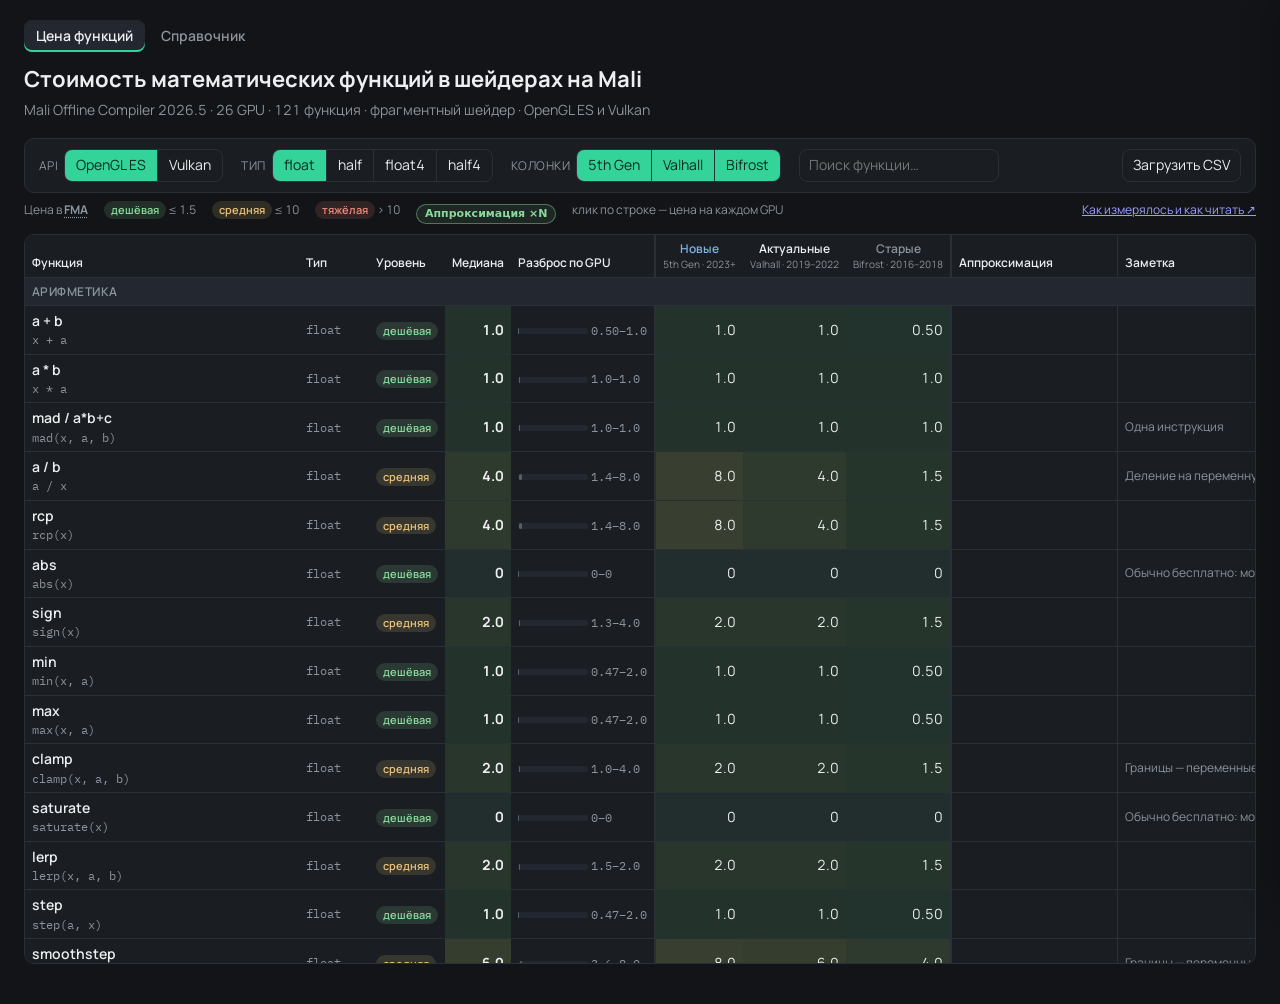
<file: docs/index.html>
<!doctype html>
<html lang="ru">
<head>
<meta charset="utf-8">
<meta name="viewport" content="width=device-width, initial-scale=1">
<title>Mali Shader Math Cost</title>
<link rel="preconnect" href="https://fonts.googleapis.com">
<link rel="preconnect" href="https://fonts.gstatic.com" crossorigin>
<link href="https://fonts.googleapis.com/css2?family=Manrope:wght@400;500;600;700;800&family=IBM+Plex+Mono:wght@400;500;600&display=swap" rel="stylesheet">
<link rel="stylesheet" href="theme.css">
<style>
:root { --heat-l: 62%; --heat-a: .26; }
body { margin: 0; background: var(--bg); color: var(--text);
  font: 14px/1.45 var(--sans); font-variant-numeric: tabular-nums; }
header { padding: 20px 24px 6px; max-width: 1800px; margin: 0 auto; }
h1 { font-size: 22px; margin: 0 0 4px; }
.sitenav { display: flex; gap: 4px; margin-bottom: 12px; }
.sitenav a { color: var(--muted); text-decoration: none; font-weight: 600; font-size: 14px; padding: 6px 12px; border-radius: 8px; }
.sitenav a:hover { background: var(--hover); color: var(--text); }
.tip { cursor: help; text-decoration: underline dotted; text-underline-offset: 3px; }
.sitenav a.on { background: var(--chip); color: var(--text); box-shadow: inset 0 -2px 0 var(--accent); }
.sub { color: var(--muted); margin: 0; }
main { max-width: 1800px; margin: 0 auto; padding: 0 24px 40px; }
.controls { display: flex; flex-wrap: wrap; gap: 10px 18px; align-items: center;
  background: var(--panel); border: 1px solid var(--line); border-radius: 10px;
  padding: 10px 14px; margin: 12px 0 8px; }
.group { display: flex; align-items: center; gap: 6px; }
.group > label { color: var(--muted); font-size: 12px; text-transform: uppercase; letter-spacing: .04em; }
.seg { display: inline-flex; border: 1px solid var(--line); border-radius: 8px; overflow: hidden; }
.seg button { border: 0; background: transparent; color: var(--text); padding: 5px 11px; cursor: pointer; font: inherit; }
.seg button + button { border-left: 1px solid var(--line); }
.seg button.on { background: var(--accent); color: var(--on-accent); }
input[type=search] { background: var(--panel); color: var(--text); border: 1px solid var(--line);
  border-radius: 8px; padding: 5px 9px; font: inherit; width: 200px; }
.btn { border: 1px solid var(--line); background: var(--panel); color: var(--text); border-radius: 8px;
  padding: 5px 10px; cursor: pointer; font: inherit; }
.legend { display: flex; flex-wrap: wrap; gap: 6px 16px; color: var(--muted); font-size: 12px; margin: 4px 0 10px; }
.tier { display: inline-block; font-size: 11px; font-weight: 600; padding: 1px 7px; border-radius: 999px; white-space: nowrap; }
.tier.cheap { color: var(--cheap); background: color-mix(in srgb, var(--cheap) 14%, transparent); }
.tier.medium { color: var(--medium); background: color-mix(in srgb, var(--medium) 14%, transparent); }
.tier.heavy { color: var(--heavy); background: color-mix(in srgb, var(--heavy) 14%, transparent); }
.wrap { width: fit-content; max-width: 100%; margin: 0 auto; overflow: auto; background: var(--panel); border: 1px solid var(--line); border-radius: 10px; max-height: calc(100vh - 170px); }
table { border-collapse: separate; border-spacing: 0; }
th, td { padding: 5px 7px; border-bottom: 1px solid var(--line); text-align: right; white-space: nowrap; }
thead th { position: sticky; background: var(--panel); z-index: 2; font-weight: 600; font-size: 12px; vertical-align: bottom; }
thead tr.n th { top: 0; }
table.main { width: max-content; }
th.grpc { text-align: center; font-size: 12px; min-width: 84px; }
th.grpc small { display: block; font-weight: 400; color: var(--muted); font-size: 10px; }
.catnote { text-transform: none; letter-spacing: 0; font-weight: 400; }
tr.cat td { white-space: normal; }
th.sortable { cursor: pointer; }
th.l, td.l { text-align: left; }
.fn { position: sticky; left: 0; background: var(--panel); z-index: 1; font-weight: 600; min-width: 150px; }
thead .fn { z-index: 3; }
tbody tr { cursor: pointer; }
tbody tr:hover td { background: var(--hover); }
tr.cat td { background: var(--chip) !important; font-weight: 600; text-align: left; cursor: default; color: var(--muted);
  font-size: 12px; text-transform: uppercase; letter-spacing: .04em; }
.code { font-family: var(--mono); font-size: 12px; color: var(--muted); }
td.fn .code { font-weight: 400; white-space: normal; max-width: 260px; }
td.note { color: var(--muted); font-size: 12px; white-space: normal; text-align: left; }
td.note, th.note { width: 300px; min-width: 300px; max-width: 300px; border-left: 1px solid var(--line); line-height: 1.35; white-space: normal; }
td.apxc .apx { margin-top: 0; white-space: nowrap; }
td.heat { font-variant-numeric: tabular-nums; }
td.big { font-weight: 700; }
th.gpu { font-weight: 600; text-align: center; min-width: 46px; cursor: help; }
th.gpu small { display: block; font-weight: 400; color: var(--muted); font-size: 10px; }
th.grp { text-align: center; font-size: 11px; text-transform: uppercase; letter-spacing: .03em; border-left: 2px solid var(--line); }
th.grp span { display: block; font-weight: 400; text-transform: none; letter-spacing: 0; color: var(--muted); }
.gl { border-left: 2px solid var(--line); }
.g-new { color: var(--info); } .g-cur { color: var(--text); } .g-old { color: var(--muted); }
.range { display: inline-block; width: 70px; height: 6px; background: var(--chip); border-radius: 3px; position: relative; vertical-align: middle; }
.range i { position: absolute; top: 0; bottom: 0; background: var(--bar); border-radius: 3px; }
details { background: var(--panel); border: 1px solid var(--line); border-radius: 10px; padding: 10px 14px; margin: 12px 0; }
details summary { cursor: pointer; font-weight: 600; }
details p, details li { color: var(--muted); max-width: 1000px; }
.drawer { position: fixed; inset: 0 0 0 auto; width: min(960px, 100vw); background: var(--panel); border-left: 1px solid var(--line);
  box-shadow: -10px 0 30px rgba(0,0,0,.18); transform: translateX(100%); transition: transform .2s; z-index: 20; overflow: auto; padding: 18px 20px; }
.drawer.open { transform: none; }
.drawer h2 { margin: 0 0 4px; font-size: 20px; }
.drawer .x { float: right; }
.drawer table { margin-top: 10px; width: 100%; }
.drawer td, .drawer th { font-size: 12px; position: static; }
.bar { display: inline-block; height: 8px; border-radius: 4px; background: var(--bar); vertical-align: middle; }
.kpis { display: flex; gap: 8px; flex-wrap: wrap; margin: 12px 0; }
.kpi { background: var(--chip); border-radius: 8px; padding: 8px 12px; min-width: 100px; }
.kpi .v { font-size: 20px; font-weight: 700; }
.kpi .k { font-size: 11px; color: var(--muted); }
.drop { outline: 3px dashed var(--accent); outline-offset: -8px; }
.empty { padding: 40px; text-align: center; color: var(--muted); }
.apx { display: inline-block; margin-top: 3px; border: 1px solid color-mix(in srgb, var(--cheap) 45%, transparent); color: var(--cheap);
  background: color-mix(in srgb, var(--cheap) 10%, transparent); border-radius: 999px; padding: 0 8px; font: 600 11px/18px system-ui, sans-serif; cursor: pointer; }
.apx:hover { background: color-mix(in srgb, var(--cheap) 20%, transparent); }
.card { border: 1px solid var(--line); border-radius: 10px; padding: 12px 14px; margin: 14px 0; }
.card h3 { margin: 0 0 2px; font-size: 16px; }
.badge { display: inline-block; font-size: 11px; font-weight: 600; padding: 1px 8px; border-radius: 999px; margin-left: 6px; vertical-align: 2px; }
.badge.ok { color: var(--cheap); background: color-mix(in srgb, var(--cheap) 14%, transparent); }
.badge.no { color: var(--muted); background: var(--chip); }
.badge.bad { color: var(--heavy); background: color-mix(in srgb, var(--heavy) 14%, transparent); }
pre.hlsl { background: var(--chip); border-radius: 8px; padding: 10px 12px; overflow: auto; font: 12px/1.5 var(--mono); margin: 8px 0; position: relative; }
.copy { float: right; font-size: 11px; padding: 1px 8px; }
.facts { display: grid; grid-template-columns: repeat(auto-fit, minmax(190px, 1fr)); gap: 8px; margin: 10px 0; }
.fact { background: var(--chip); border-radius: 8px; padding: 7px 10px; }
.fact .k { font-size: 11px; color: var(--muted); }
.fact .v { font-weight: 600; }
.win { color: var(--cheap); font-weight: 600; } .lose { color: var(--heavy); font-weight: 600; } .tie { color: var(--muted); }
.chart { position: relative; margin: 6px 0 2px; }
.chart svg { display: block; width: 100%; height: auto; overflow: visible; }
.chart .tip { position: absolute; pointer-events: none; background: var(--panel); border: 1px solid var(--line); border-radius: 6px;
  padding: 3px 7px; font-size: 11px; white-space: nowrap; display: none; box-shadow: 0 2px 8px rgba(0,0,0,.12); }
.tscroll { overflow-x: auto; }
.card td.l { white-space: normal; }
.verify { border-left: 3px solid var(--cheap); padding: 4px 10px; margin: 8px 0; }
.badge.warn { color: var(--medium); background: color-mix(in srgb, var(--medium) 14%, transparent); }
.hazards { border-left: 3px solid var(--medium); padding: 2px 10px; margin: 8px 0; }
.hazards div { margin: 4px 0; }
.hazards b { color: var(--medium); }
.hazards .fix { color: var(--muted); }
@media (max-width: 700px) {
  header, main { padding-left: 16px; padding-right: 16px; }
  input[type=search] { width: 100%; }
  .fn { min-width: 110px; }
}
</style>
</head>
<body>
<header>
  <nav class="sitenav"><a href="index.html" class="on">Цена функций</a><a href="reference.html">Справочник</a></nav>
  <h1>Стоимость математических функций в шейдерах на Mali</h1>
  <p class="sub" id="sub">Mali Offline Compiler · фрагментный шейдер · OpenGL ES и Vulkan</p>
</header>
<main>
  <div class="controls">
    <div class="group"><label>API</label><div class="seg" id="api"></div></div>
    <div class="group"><label>Тип</label><div class="seg" id="variant"></div></div>
    <div class="group"><label>Колонки</label><div class="seg" id="cols"></div></div>
    <div class="group"><input type="search" id="q" placeholder="Поиск функции…"></div>
    <div class="group" style="margin-left:auto">
      <button class="btn" id="load">Загрузить CSV</button>
      <input type="file" id="file" accept=".csv" hidden>
    </div>
  </div>
  <div class="legend">
    <span>Цена в <b class="tip" title="Стоимость в одной скалярной FMA (a*b+c) на том же GPU: «sin = 8» — sin стоит как 8 умножений-сложений">FMA</b></span>
    <span><span class="tier cheap" title="до 1.5 FMA">дешёвая</span> ≤ 1.5</span>
    <span><span class="tier medium" title="1.5–10 FMA">средняя</span> ≤ 10</span>
    <span><span class="tier heavy" title="больше 10 FMA">тяжёлая</span> &gt; 10</span>
    <span><span class="apx" style="cursor:help" title="Есть более дешёвая формула с близкой точностью; N — во сколько раз быстрее (медиана по GPU). Клик — сравнение">Аппроксимация ×N</span></span>
    <span class="muted">клик по строке — цена на каждом GPU</span>
    <span style="margin-left:auto"><a href="reference.html#functions">Как измерялось и как читать ↗</a></span>
  </div>
  <div class="wrap" id="wrap"><div class="empty">Загрузка данных…</div></div>


</main>

<aside class="drawer" id="drawer"></aside>

<script src="data.js"></script>
<script src="approx.js"></script>
<script>
"use strict";
const ARCH_ORDER = ["Arm 5th Generation", "Valhall", "Bifrost"];
const GROUPS = {
  "Arm 5th Generation": { name: "Новые", years: "5th Gen · 2023+", cls: "g-new" },
  "Valhall":            { name: "Актуальные", years: "Valhall · 2019–2022", cls: "g-cur" },
  "Bifrost":            { name: "Старые", years: "Bifrost · 2016–2018", cls: "g-old" },
};
// year, segment, example chips (where known)
const GPU_INFO = {
  "Mali G2": [2026, "флагман", ""], "Mali G1": [2025, "флагман", "Dimensity 9500"],
  "Immortalis-G925": [2024, "флагман", "Dimensity 9400"], "Mali-G725": [2024, "верхний средний", ""],
  "Mali-G625": [2024, "средний", ""], "Immortalis-G720": [2023, "флагман", "Dimensity 9300"],
  "Mali-G720": [2023, "верхний средний", "Dimensity 8400"], "Mali-G620": [2023, "средний", ""],
  "Immortalis-G715": [2022, "флагман", "Dimensity 9200"], "Mali-G715": [2022, "флагман", "Tensor G3, G4 (Pixel 8, 9)"],
  "Mali-G615": [2022, "средний", "Dimensity 8300, 7300"], "Mali-G710": [2021, "флагман", "Dimensity 9000, Tensor G2 (Pixel 7)"],
  "Mali-G610": [2021, "средний", "Dimensity 8100, 8200"], "Mali-G510": [2021, "бюджетный", ""],
  "Mali-G310": [2021, "начальный", ""], "Mali-G78AE": [2021, "автомобильный", ""],
  "Mali-G78": [2020, "флагман", "Exynos 2100 (S21), Kirin 9000, Tensor G1 (Pixel 6)"],
  "Mali-G68": [2020, "средний", "Dimensity 900, 1080, Exynos 1280"],
  "Mali-G77": [2019, "флагман", "Exynos 990 (S20), Dimensity 1000, 1200"],
  "Mali-G57": [2019, "бюджетный / средний", "Helio G99, Dimensity 700, 810"],
  "Mali-G76": [2018, "флагман", "Exynos 9820 (S10), Kirin 980, Helio G90T"],
  "Mali-G52": [2018, "бюджетный", "Helio G85, G88, Exynos 850"],
  "Mali-G31": [2018, "начальный", ""], "Mali-G72": [2017, "флагман", "Exynos 9810 (S9), Kirin 970, Helio P60"],
  "Mali-G71": [2016, "флагман", "Exynos 8895 (S8), Kirin 960"], "Mali-G51": [2016, "бюджетный", "Kirin 710"],
};
const VARIANTS = ["float", "half", "float4", "half4"];
const COL_SHORT = { "Arm 5th Generation": "5th Gen", "Valhall": "Valhall", "Bifrost": "Bifrost" };
const S = { api: "GLES", variant: "float", q: "", sort: null, cols: ["Arm 5th Generation", "Valhall", "Bifrost"] };
let D = null;

function parseCSV(text) {
  const out = []; let row = [], f = "", q = false;
  for (let i = 0; i < text.length; i++) {
    const c = text[i];
    if (q) {
      if (c === '"') { if (text[i + 1] === '"') { f += '"'; i++; } else q = false; }
      else f += c;
    } else if (c === '"') q = true;
    else if (c === ",") { row.push(f); f = ""; }
    else if (c === "\n" || c === "\r") {
      if (c === "\r" && text[i + 1] === "\n") i++;
      row.push(f); f = ""; if (row.length > 1 || row[0] !== "") out.push(row); row = [];
    } else f += c;
  }
  if (f !== "" || row.length) { row.push(f); out.push(row); }
  const h = out.shift();
  return out.map(r => Object.fromEntries(h.map((k, i) => [k, r[i] ?? ""])));
}

function ingest(text) {
  const rows = parseCSV(text.replace(/^﻿/, "")).filter(r => ARCH_ORDER.includes(r.arch));
  const num = ["cycles", "rel_fma", "fma", "cvt", "sfu", "fp16_pct", "work_regs_1call", "uniform_regs_1call", "alu_fma", "rel_short", "rel_tex"];
  for (const r of rows) for (const k of num) r[k] = r[k] === "" ? null : +r[k];
  const gpuMap = new Map();
  for (const r of rows) if (!gpuMap.has(r.gpu)) gpuMap.set(r.gpu, { name: r.gpu, arch: r.arch, malioc: r.malioc });
  const year = g => (GPU_INFO[g.name] || [0])[0];
  const gpus = [...gpuMap.values()].sort((a, b) =>
    ARCH_ORDER.indexOf(a.arch) - ARCH_ORDER.indexOf(b.arch) || year(b) - year(a));
  const funcs = [], seen = new Set();
  for (const r of rows) if (!seen.has(r.func)) { seen.add(r.func); funcs.push({ id: r.func, hlsl: r.hlsl, category: r.category, note: r.note, unit: r.unit || "FMA" }); }
  const idx = new Map();
  for (const r of rows) idx.set(`${r.api}|${r.variant}|${r.func}|${r.gpu}`, r);
  D = { rows, gpus, funcs, idx };
  const mv = [...new Set(rows.map(r => r.malioc))].join(", ");
  const n = funcs.length, n10 = n % 10, n100 = n % 100;
  const word = n10 === 1 && n100 !== 11 ? "функция" : n10 >= 2 && n10 <= 4 && (n100 < 12 || n100 > 14) ? "функции" : "функций";
  document.getElementById("sub").textContent =
    `Mali Offline Compiler ${mv} · ${gpus.length} GPU · ${n} ${word} · фрагментный шейдер · OpenGL ES и Vulkan`;
  buildControls(); render();
}

// tooltips of the switches (the reference has more)
const SEG_TIPS = {
  GLES: "Цены в OpenGL ES (GLSL)", Vulkan: "Цены в Vulkan (SPIR-V)",
  float: "float (highp): векторы — float3, матрицы — float3x3", half: "half (mediump): векторы — half3, матрицы — half3x3",
  float4: "float на 4 компонентах: float4 и float4x4", half4: "half на 4 компонентах: half4 и half4x4",
};
function seg(id, opts, key) {
  const el = document.getElementById(id); el.innerHTML = "";
  for (const [v, label] of opts) {
    const b = document.createElement("button"); b.textContent = label; b.className = S[key] === v ? "on" : "";
    if (SEG_TIPS[v]) b.title = SEG_TIPS[v];
    b.onclick = () => { S[key] = v; save(); buildControls(); render(); };
    el.appendChild(b);
  }
}
function buildControls() {
  seg("api", [["GLES", "OpenGL ES"], ["Vulkan", "Vulkan"]], "api");
  seg("variant", VARIANTS.map(v => [v, v]), "variant");
  const el = document.getElementById("cols"); el.innerHTML = "";
  for (const a of ARCH_ORDER.filter(a => D.gpus.some(g => g.arch === a))) {
    const b = document.createElement("button"); b.textContent = COL_SHORT[a]; b.className = S.cols.includes(a) ? "on" : "";
    b.title = `${GROUPS[a].name} · ${GROUPS[a].years}`;
    b.onclick = () => { S.cols = S.cols.includes(a) ? S.cols.filter(x => x !== a) : [...S.cols, a]; save(); buildControls(); render(); };
    el.appendChild(b);
  }
}

const median = a => { if (!a.length) return null; const s = [...a].sort((x, y) => x - y), m = s.length >> 1; return s.length % 2 ? s[m] : (s[m - 1] + s[m]) / 2; };
const fmt = v => v == null ? "–" : v >= 10 ? v.toFixed(0) : v >= 1 ? v.toFixed(1) : v === 0 ? "0" : v.toFixed(2);
const tier = v => v == null ? "" : v <= 1.5 ? "cheap" : v <= 10 ? "medium" : "heavy";
const TIER_RU = { cheap: "дешёвая", medium: "средняя", heavy: "тяжёлая" };
function heat(v) {
  if (v == null) return "";
  const t = Math.min(1, Math.log2(1 + v) / Math.log2(1 + 64));
  return `background: hsla(${(145 - 145 * t).toFixed(0)}, 55%, var(--heat-l), calc(var(--heat-a) * ${(0.35 + 0.65 * t).toFixed(2)}))`;
}
const esc = s => String(s ?? "").replace(/[&<>"]/g, c => ({ "&": "&amp;", "<": "&lt;", ">": "&gt;", '"': "&quot;" })[c]);
const short = n => n.replace("Mali-", "").replace("Mali ", "").replace("Immortalis-", "Imm-");
function gpuTitle(g) {
  const [y, segm, ex] = GPU_INFO[g.name] || ["?", "", ""];
  return `${g.name} · ${g.arch === "Arm 5th Generation" ? "5th Gen" : g.arch} · ${y}` + (segm ? ` · ${segm}` : "") + (ex ? `\nНапример: ${ex}` : "");
}
const get = (fid, g, v = S.variant, api = S.api) => D.idx.get(`${api}|${v}|${fid}|${g}`);

function stats(fid) {
  const vals = [], alus = [], texs = [], shorts = [], bounds = {}; let r0 = null, anyShort = false;
  for (const g of D.gpus) {
    const r = get(fid, g.name); if (!r || r.rel_fma == null) continue;
    r0 = r0 || r; vals.push(r.rel_fma); bounds[r.bound] = (bounds[r.bound] || 0) + 1;
    if (r.alu_fma != null) alus.push(r.alu_fma);
    if (r.rel_tex != null) texs.push(r.rel_tex);
    // empty rel_short = the shortest path costs the same, so the median covers the same GPUs as med
    shorts.push(r.rel_short ?? r.rel_fma); anyShort = anyShort || r.rel_short != null;
  }
  const bound = Object.entries(bounds).filter(e => e[0] !== "-").sort((a, b) => b[1] - a[1]).map(e => e[0])[0] || "–";
  const med = median(vals), sh = anyShort ? median(shorts) : null;
  return { med, min: vals.length ? Math.min(...vals) : null, max: vals.length ? Math.max(...vals) : null,
           alu: median(alus), tex: median(texs), anyShort, short: sh != null && med - sh > Math.max(0.05, 0.02 * med) ? sh : null,
           typ: r0 ? r0.type : "", hexpr: r0 ? (r0.hlsl_expr || r0.glsl) : "", glsl: r0 ? r0.glsl : "", bound };
}
// malioc's shortest path: a skipped user branch, or a fast path inside the compiled code (integer division)
const isBranch = f => f.category === "Ветвления";
const isTex = f => f.category === "Текстуры";
const BOUND_RU = { FMA: "FMA", CVT: "CVT", SFU: "SFU", A: "ALU", TEX: "TEX" };
const BOUND_HELP = {
  FMA: "FMA — блок умножения и сложения (+, *, mad, lerp, dot), на G615/G715 и 5th Gen также округления и (int)x",
  CVT: "CVT — блок сравнений и выбора (min/max, clamp, step, ?:) и целочисленного сложения, на G57–G710 также округления, на G615/G715 и 5th Gen — сдвиги",
  SFU: "SFU — блок специальных функций (rcp, sqrt, exp2, log2, sin/cos), деления и целочисленного умножения, на G57–G710 также сдвиги",
  A: "ALU — арифметика целиком: у Bifrost malioc не разделяет блоки, на G310–G710 FMA, CVT и SFU делят выдачу команд и цену задаёт их сумма",
  TEX: "TEX — текстурный блок",
  "—": "Бесплатно: компилятор встраивает операцию в соседнюю инструкцию",
};

function render() {
  const wrap = document.getElementById("wrap");
  const q = S.q.trim().toLowerCase();
  const funcs = D.funcs.filter(f => !q || [f.id, f.hlsl, f.category].some(s => s.toLowerCase().includes(q)));
  if (!funcs.length) { wrap.innerHTML = `<div class="empty">Ничего не найдено</div>`; return; }
  const allArchs = ARCH_ORDER.filter(a => D.gpus.some(g => g.arch === a));
  const archs = allArchs.filter(a => S.cols.includes(a));
  const st = new Map(funcs.map(f => {
    const s = stats(f.id);
    s.grp = {};
    for (const a of allArchs) s.grp[a] = median(D.gpus.filter(g => g.arch === a).map(g => get(f.id, g.name)?.rel_fma).filter(v => v != null));
    return [f.id, s];
  }));
  const gmax = Math.max(...[...st.values()].map(s => s.max ?? 0), 1e-9);

  let order = funcs;
  if (S.sort) {
    const { key, dir } = S.sort;
    const val = f => key === "med" ? st.get(f.id).med : key === "fn" ? f.hlsl.toLowerCase() : st.get(f.id).grp[key];
    order = [...funcs].sort((a, b) => {
      const va = val(a), vb = val(b);
      if (va == null) return 1; if (vb == null) return -1;
      return (va > vb ? 1 : va < vb ? -1 : 0) * dir;
    });
  }
  const arrow = k => S.sort && S.sort.key === k ? (S.sort.dir > 0 ? " ▲" : " ▼") : "";
  const ncol = 7 + archs.length;
  let h = `<table class="main"><thead><tr class="n">` +
    `<th class="l fn sortable" data-k="fn">Функция${arrow("fn")}</th><th class="l" title="float/half: векторы на float3, матрицы 3x3; float4/half4 — на 4. half = mediump">Тип</th><th class="l" title="дешёвая ≤ 1.5 FMA, средняя ≤ 10, тяжёлая > 10">Уровень</th>` +
    `<th class="sortable" data-k="med" title="Медиана по всем GPU">Медиана${arrow("med")}</th><th class="l" title="От самого дешёвого до самого дорогого GPU">Разброс по GPU</th>`;
  archs.forEach((a, i) => {
    const G = GROUPS[a];
    h += `<th class="grpc sortable ${G.cls} ${i === 0 ? "gl" : ""}" data-k="${a}" title="Медиана по GPU группы: ${G.years}">${G.name}${arrow(a)}<small>${G.years}</small></th>`;
  });
  h += `<th class="l gl" title="Более дешёвая формула с близкой точностью: ×N — во сколько раз быстрее">Аппроксимация</th><th class="l note" title="Особенности замера этой функции">Заметка</th></tr></thead><tbody>`;

  let lastCat = null;
  for (const f of order) {
    const s = st.get(f.id);
    if (!S.sort && f.category !== lastCat) {
      const un = isTex(f) ? `<span class="catnote"> — тоже в FMA. Текстурный блок работает параллельно с математикой. «× tex2D» — во сколько раз дольше обычной выборки. Замер — билинейная 32-битная текстура, трилинейная и анизотропная дороже.</span>` : "";
      h += `<tr class="cat"><td colspan="${ncol}">${esc(f.category)}${un}</td></tr>`;
      lastCat = f.category;
    }
    const t = tier(s.med, f.unit);
    const lo = s.min != null ? s.min / gmax * 100 : 0, hi = s.max != null ? s.max / gmax * 100 : 0;
    const ax = apxFor(f.id);
    const axBest = ax.map(a => ({ a, k: apxSpeed(a).all || 0 })).sort((p, q) => q.k - p.k)[0];
    const axBtn = axBest ? `<button class="apx" data-apx="${f.id}" title="${ax.length} вар.: ${esc(ax.map(a => a.name).join(", "))}. Лучший — ${esc(axBest.a.name)}">Аппроксимация${axBest.k ? ` ×${fmt(axBest.k)}` : ""}</button>` : "";
    h += `<tr data-f="${f.id}"><td class="l fn">${esc(f.hlsl)}<div class="code">${esc(s.hexpr)}</div></td>` +
      `<td class="l code">${esc(s.typ)}</td><td class="l">${t ? `<span class="tier ${t}" title="${{cheap: "до 1.5 FMA", medium: "1.5–10 FMA", heavy: "больше 10 FMA"}[t] || ""}">${TIER_RU[t]}</span>` : ""}</td>` +
      `<td class="heat big" style="${heat(s.med)}">${fmt(s.med)}</td>` +
      `<td class="l"><span class="range"><i style="left:${lo}%;width:${Math.max(1, hi - lo)}%"></i></span> <span class="code">${fmt(s.min)}–${fmt(s.max)}</span></td>`;
    archs.forEach((a, i) => { const v = s.grp[a]; h += `<td class="heat ${i === 0 ? "gl" : ""}" style="${heat(v)}">${fmt(v)}</td>`; });
    const notes = [];
    if (isTex(f)) notes.push(`${fmt(s.tex)} × tex2D` + (s.alu ? `, +${fmt(s.alu)} FMA на uv` : ""));
    else if (s.short != null) notes.push(`${isBranch(f) ? "Ветка пропущена" : "Короткий путь"}: ${fmt(s.short)}`);
    if (f.note) notes.push(f.note);
    h += `<td class="l gl apxc">${axBtn}</td><td class="note">${esc(notes.join(". "))}</td></tr>`;
  }
  wrap.innerHTML = h + `</tbody></table>`;
  wrap.querySelectorAll("th.sortable").forEach(th => th.onclick = () => {
    const k = th.dataset.k;
    S.sort = S.sort && S.sort.key === k ? (S.sort.dir === 1 ? { key: k, dir: -1 } : null) : { key: k, dir: 1 };
    render();
  });
  wrap.querySelectorAll("tbody tr[data-f]").forEach(tr => tr.onclick = () => openDrawer(tr.dataset.f));
  wrap.querySelectorAll("button.apx").forEach(b => b.onclick = e => { e.stopPropagation(); openApprox(b.dataset.apx); });
}

// --- approximations (docs/approx.js, built by bench/approx/build_approx.py; malioc Vulkan only)
const APX = window.MALI_APPROX || [];
const apxFor = fid => APX.filter(a => a.func === fid);
const fmtE = e => e >= 0.01 ? e.toFixed(3) : e.toExponential(1).replace("e-", "·10⁻").replace(/⁻(\d+)/, (m, d) => "⁻" + [...d].map(c => "⁰¹²³⁴⁵⁶⁷⁸⁹"[c]).join(""));
// speedup = builtin / approximation cost; per architecture group and over all GPUs
function apxSpeed(a, v = S.variant) {
  const by = {}, all = [];
  for (const [g, c] of Object.entries(a.cost)) {
    const [b, x] = c[v] || []; if (b == null || x == null || x <= 0) continue;
    const grp = c.arch;
    (by[grp] = by[grp] || { b: [], x: [], k: [] });
    by[grp].b.push(b); by[grp].x.push(x); by[grp].k.push(b / x); all.push(b / x);
  }
  return { by, all: median(all) };
}

// values: reference sin vs approximation on a range wider than the valid one
function valChart(a) {
  const W = 640, H = 220, L = 34, R = 10, T = 10, B = 26, YM = 1.5;
  const pts = a.plot, [x0, x1] = a.plot_domain;
  const sx = x => L + (x - x0) / (x1 - x0) * (W - L - R), sy = y => T + (YM - y) / (2 * YM) * (H - T - B);
  const step = Math.PI * (x1 - x0 > 20 ? 2 : 1), ticksX = [];
  for (let t = Math.ceil(x0 / step - 1e-9) * step; t <= x1 + 1e-9; t += step) ticksX.push(t);
  const piLabel = t => { const k = Math.round(t / Math.PI); return k === 0 ? "0" : (k < 0 ? "−" : "") + (Math.abs(k) === 1 ? "" : Math.abs(k)) + "π"; };
  const line = (i, color, dash) => `<polyline fill="none" stroke="${color}" stroke-width="2" stroke-linejoin="round"${dash ? ` stroke-dasharray="${dash}"` : ""} clip-path="url(#clip-${a.id})" points="${pts.map(p => `${sx(p[0]).toFixed(1)},${sy(Math.max(-9, Math.min(9, p[i]))).toFixed(1)}`).join(" ")}"/>`;
  let s = `<svg viewBox="0 0 ${W} ${H}" role="img" aria-label="sin и ${esc(a.name)}"><defs><clipPath id="clip-${a.id}"><rect x="${L}" y="${T}" width="${W - L - R}" height="${H - T - B}"/></clipPath></defs>`;
  if (a.valid) s += `<rect x="${sx(a.valid[0])}" y="${T}" width="${sx(a.valid[1]) - sx(a.valid[0])}" height="${H - T - B}" fill="color-mix(in srgb, var(--cheap) 10%, transparent)"/>` +
    `<text x="${(sx(a.valid[0]) + sx(a.valid[1])) / 2}" y="${T + 12}" text-anchor="middle" font-size="10" fill="var(--cheap)">допустимый диапазон</text>`;
  for (const y of [-1, 0, 1]) s += `<line x1="${L}" x2="${W - R}" y1="${sy(y)}" y2="${sy(y)}" stroke="var(--line)"/><text x="${L - 6}" y="${sy(y) + 4}" text-anchor="end" font-size="10" fill="var(--muted)">${y < 0 ? "−1" : y}</text>`;
  for (const t of ticksX) s += `<text x="${sx(t)}" y="${H - 8}" text-anchor="middle" font-size="10" fill="var(--muted)">${piLabel(t)}</text>`;
  s += line(1, "var(--muted)") + line(2, "var(--accent)", "6 4");
  s += `<line class="cx" y1="${T}" y2="${H - B}" stroke="var(--muted)" stroke-dasharray="3 3" visibility="hidden"/>`;
  s += `<rect class="hit" x="${L}" y="${T}" width="${W - L - R}" height="${H - T - B}" fill="transparent"/></svg>`;
  const legend = `<div class="legend" style="margin:8px 0 0"><span><svg width="22" height="8"><line x1="0" x2="22" y1="4" y2="4" stroke="var(--muted)" stroke-width="2"/></svg> sin</span><span><svg width="22" height="8"><line x1="0" x2="22" y1="4" y2="4" stroke="var(--accent)" stroke-width="2" stroke-dasharray="6 4"/></svg> ${esc(a.name)}</span></div>`;
  return { html: `${legend}<div class="chart" data-apx-chart="${a.id}">${s}<div class="tip"></div></div>`, sx, sy, W, H, L, R, x0, x1 };
}
function bindChart(el, a, c) {
  const svg = el.querySelector("svg"), tip = el.querySelector(".tip"), cx = el.querySelector(".cx"), hit = el.querySelector(".hit");
  hit.addEventListener("mousemove", e => {
    const r = svg.getBoundingClientRect(), xv = c.x0 + ((e.clientX - r.left) / r.width * c.W - c.L) / (c.W - c.L - c.R) * (c.x1 - c.x0);
    let p = a.plot[0]; for (const q of a.plot) if (Math.abs(q[0] - xv) < Math.abs(p[0] - xv)) p = q;
    const px = c.sx(p[0]); cx.setAttribute("x1", px); cx.setAttribute("x2", px); cx.setAttribute("visibility", "visible");
    const d = p[2] - p[1];
    tip.innerHTML = `x = ${p[0].toFixed(2)}<br>sin ${p[1].toFixed(4)}<br>${esc(a.name)} ${Math.abs(p[2]) < 1e4 ? p[2].toFixed(4) : p[2].toExponential(1)}<br>разница ${Math.abs(d) < 1e-3 ? fmtE(Math.abs(d)) : d.toFixed(3)}`;
    tip.style.display = "block"; tip.style.left = Math.min(r.width - 130, px / c.W * r.width + 10) + "px"; tip.style.top = "8px";
  });
  hit.addEventListener("mouseleave", () => { tip.style.display = "none"; cx.setAttribute("visibility", "hidden"); });
}

function openApprox(fid) {
  const f = D.funcs.find(x => x.id === fid), list = apxFor(fid), v = S.variant;
  const yes = ok => ok ? `<span class="win">✓</span>` : `<span class="lose">✗</span>`;
  let h = `<button class="btn x" onclick="closeDrawer()">✕</button>
    <h2>${esc(f.hlsl)} — аппроксимации</h2>
    <p class="sub">malioc, Vulkan, ${esc(v)}. Цифры в FMA.</p>`;
  const charts = [];
  for (const a of list) {
    const sp = apxSpeed(a, v);
    h += `<div class="card"><h3>${esc(a.name)}${a.verified.length ? `<span class="badge ok">✓ проверено на устройстве</span>` : `<span class="badge no">не проверено на устройстве</span>`}${a.hazards?.length ? `<span class="badge warn">⚠ ловушки: ${a.hazards.length}</span>` : ""}</h3>
      <div class="sub">${esc(a.summary)}</div>
      <pre class="hlsl"><button class="btn copy" data-copy="${a.id}">копировать</button>${esc(a.hlsl)}</pre>
      <div class="facts">
        <div class="fact"><div class="k">Где работает</div><div class="v">${esc(a.domain_text)}</div></div>
        <div class="fact"><div class="k">Быстрее (медиана)</div><div class="v">×${fmt(sp.all)}</div></div>
        <div class="fact"><div class="k">Ошибка float / half</div><div class="v">${fmtE(a.err.float)} / ${fmtE(a.err.half)}</div></div>
        <div class="fact" title="${esc(a.spec_text)}"><div class="k">Точность как у ${esc(f.hlsl)}</div><div class="v">float ${yes(a.err.float <= a.spec.float)} · half ${yes(a.err.half <= a.spec.half)}</div></div>
      </div>`;
    if (a.hazards?.length)
      h += `<div class="hazards">` + a.hazards.map(z => `<div>⚠ <b>${esc(z.title)}</b>: ${esc(z.text)}.${z.fix ? ` <span class="fix">Как обойти: ${esc(z.fix)}.</span>` : ""}</div>`).join("") + `</div>`;
    for (const r of a.verified)
      h += `<div class="verify">✓ ${esc(r.device)} (${esc(r.gpu)}): ${r.calls} вызовов ${esc(f.hlsl)} на пиксель, ${esc(r.res)} — ${r.builtin_ms.toFixed(1)} → ${r.approx_ms.toFixed(1)} мс, <span class="win">×${(r.builtin_ms / r.approx_ms).toFixed(1)}</span></div>`;
    h += `<div class="tscroll"><table><thead><tr><th class="l" title="Медиана по GPU одной архитектуры">Архитектура</th><th>${esc(f.hlsl)}</th><th>${esc(a.name)}</th><th title="Во сколько раз аппроксимация быстрее — для функции отдельно: если шейдер и так упирается в FMA, выигрыш меньше">выигрыш</th></tr></thead><tbody>`;
    for (const ar of ARCH_ORDER) {
      const d = sp.by[ar]; if (!d) continue;
      const k = median(d.k), G = GROUPS[ar], cls = k >= 1.15 ? "win" : k <= 0.87 ? "lose" : "tie";
      h += `<tr><td class="l"><span class="${G.cls}">${G.name}</span> <span class="code">${G.years}</span></td><td>${fmt(median(d.b))}</td><td>${fmt(median(d.x))}</td><td class="${cls}">${k >= 1.15 ? "✓" : k <= 0.87 ? "✗" : "≈"} ×${fmt(k)}</td></tr>`;
    }
    h += `</tbody></table></div>`;
    const c = valChart(a); charts.push([a, c]); h += c.html;
    h += `<details><summary>По каждому GPU</summary><div class="tscroll"><table><thead><tr><th class="l">GPU</th><th>${esc(f.hlsl)}</th><th>${esc(a.name)}</th><th title="Во сколько раз аппроксимация быстрее на этом GPU">выигрыш</th></tr></thead><tbody>` +
      D.gpus.filter(g => a.cost[g.name]?.[v]).map(g => { const [b, x] = a.cost[g.name][v], k = b / x;
        return `<tr title="${esc(gpuTitle(g))}"><td class="l">${g.name}</td><td>${fmt(b)}</td><td>${fmt(x)}</td><td class="${k >= 1.15 ? "win" : k <= 0.87 ? "lose" : "tie"}">×${fmt(k)}</td></tr>`; }).join("") +
      `</tbody></table></div></details></div>`;
  }
  const dr = document.getElementById("drawer"); dr.innerHTML = h; dr.classList.add("open"); dr.scrollTop = 0;
  for (const [a, c] of charts) bindChart(dr.querySelector(`[data-apx-chart="${a.id}"]`), a, c);
  dr.querySelectorAll("[data-copy]").forEach(b => b.onclick = () => {
    const a = list.find(x => x.id === b.dataset.copy);
    navigator.clipboard?.writeText(a.hlsl).then(() => { b.textContent = "скопировано"; setTimeout(() => b.textContent = "копировать", 1200); });
  });
}

function openDrawer(fid) {
  const f = D.funcs.find(x => x.id === fid), s = stats(fid);
  const byVar = VARIANTS.map(v => {
    const a = D.gpus.map(g => get(fid, g.name, v)).filter(r => r && r.rel_fma != null);
    return [v, median(a.map(r => r.rel_fma)), a[0]?.type];
  });
  let diff = 0, tot = 0;
  for (const g of D.gpus) for (const v of VARIANTS) {
    const a = get(fid, g.name, v, "GLES"), b = get(fid, g.name, v, "Vulkan");
    if (a && b) { tot++; if (Math.abs(a.cycles - b.cycles) > 1e-4) diff++; }
  }
  const n = x => x == null ? "–" : String(+(+x).toFixed(4));
  let h = `<button class="btn x" onclick="closeDrawer()">✕</button>
    <h2>${esc(f.hlsl)} <span class="code">${esc(s.typ)}</span></h2>
    <div class="code">HLSL: ${esc(s.hexpr)} &nbsp;·&nbsp; GLSL: ${esc(s.glsl)}</div>
    <p class="sub">${esc(f.category)}${f.note ? " · " + esc(f.note) : ""}</p>
    ${apxFor(fid).length ? `<p><button class="apx" onclick="openApprox('${fid}')">Аппроксимация</button></p>` : ""}
    <div class="kpis">${byVar.map(([v, m, t]) => `<div class="kpi" style="${heat(m)}"><div class="k">${v}${t && t !== v ? ` (${t})` : ""}</div><div class="v">${fmt(m)}</div><div class="k">медиана, FMA</div></div>`).join("")}</div>
    <p class="sub">Блок: <b class="tip" title="${esc(BOUND_HELP[s.med === 0 ? "—" : s.bound] || "")}">${esc(s.med === 0 ? "—" : (BOUND_RU[s.bound] || s.bound))}</b></p>
    <p class="sub">OpenGL ES и Vulkan: ${diff ? `отличаются в ${diff} из ${tot} случаев (колонка «Разница»)` : "одинаково на всех GPU"}.</p>
    <table><thead><tr><th class="l">GPU</th><th class="l" title="Год выхода GPU">Год</th><th class="l" title="Класс устройств: флагман, средний, бюджетный">Класс</th><th title="Цена в FMA на этом GPU">FMA</th><th></th>${isTex(f) ? "<th title=\"Во сколько выборок tex2D обходится функция\">× tex2D</th><th title=\"Цена вычисления координат, FMA\">коорд., FMA</th>" : ""}${s.anyShort ? `<th title="Цена, если ветвление идёт дешёвой стороной">${isBranch(f) ? "ветка пропущена" : "короткий путь"}</th>` : ""}<th title="Сырые такты malioc на один вызов">такты</th><th title="Такты блока FMA (умножение и сложение) на вызов">FMA-блок</th><th title="Такты блока CVT (сравнения, выбор, типы) на вызов">CVT</th><th title="Такты блока SFU (спецфункции, деление) на вызов">SFU</th><th class="l" title="Самый загруженный блок: где считается функция">Блок</th><th title="Рабочие регистры шейдера с одним вызовом">Рег.</th><th class="l" title="Длины цепочек вызовов, между которыми снят замер; ⚠ — регистры вытесняются в память">Цепочка</th><th title="Насколько функция дороже (+) или дешевле (−) в другом API на этом GPU, в FMA">Разница с ${S.api === "GLES" ? "Vulkan" : "OpenGL ES"}</th></tr></thead><tbody>`;
  let prev = null;
  const vmax = Math.max(0, ...D.gpus.map(g => get(fid, g.name)?.rel_fma || 0));
  for (const g of D.gpus) {
    const r = get(fid, g.name); if (!r) continue;
    if (g.arch !== prev) { prev = g.arch; const G = GROUPS[prev]; h += `<tr class="cat"><td colspan="15">${G.name} · ${G.years}</td></tr>`; }
    const o = get(fid, g.name, S.variant, S.api === "GLES" ? "Vulkan" : "GLES");
    const d = o && o.rel_fma != null && r.rel_fma != null ? o.rel_fma - r.rel_fma : null;
    const [y, segm] = GPU_INFO[g.name] || ["?", ""];
    h += `<tr title="${esc(gpuTitle(g))}"><td class="l">${g.name}</td><td class="l">${y}</td><td class="l code">${segm}</td>
      <td class="heat big" style="${heat(r.rel_fma)}">${fmt(r.rel_fma)}</td><td class="l"><span class="bar" style="width:${vmax ? Math.max(1, (r.rel_fma || 0) / vmax * 120) : 0}px"></span></td>${isTex(f) ? `<td>${fmt(r.rel_tex)}</td><td>${fmt(r.alu_fma)}</td>` : ""}${s.anyShort ? `<td>${fmt(r.rel_short ?? r.rel_fma)}</td>` : ""}<td>${n(r.cycles)}</td><td>${n(r.fma)}</td><td>${n(r.cvt)}</td><td>${n(r.sfu)}</td>
      <td class="l code">${BOUND_RU[r.bound] || r.bound}</td><td>${r.work_regs_1call ?? "–"}</td>
      <td class="l code">${r.chain || "–"}${r.spill === "True" ? " ⚠" : ""}</td>
      <td class="code">${d == null ? "–" : Math.abs(d) < 1e-3 ? "так же" : (d > 0 ? "+" : "") + d.toFixed(2)}</td></tr>`;
  }
  h += `</tbody></table><p class="sub">Тип ${S.variant}, ${S.api === "GLES" ? "OpenGL ES" : "Vulkan"} · <a href="reference.html#fn-columns">что значат колонки ↗</a></p>`;
  const dr = document.getElementById("drawer"); dr.innerHTML = h; dr.classList.add("open");
}
function closeDrawer() { document.getElementById("drawer").classList.remove("open"); }
document.addEventListener("keydown", e => { if (e.key === "Escape") closeDrawer(); });

function save() { try { localStorage.setItem("maliCost2", JSON.stringify({ api: S.api, variant: S.variant, cols: S.cols })); } catch (e) {} }
function restore() {
  try { const o = JSON.parse(localStorage.getItem("maliCost2") || "null"); if (o) Object.assign(S, o); } catch (e) {}
  if (!VARIANTS.includes(S.variant)) S.variant = "float";
  if (!Array.isArray(S.cols)) S.cols = ["Arm 5th Generation", "Valhall", "Bifrost"];
}
document.getElementById("q").oninput = e => { S.q = e.target.value; render(); };
document.getElementById("load").onclick = () => document.getElementById("file").click();
document.getElementById("file").onchange = e => { const f = e.target.files[0]; if (f) f.text().then(ingest); };
document.addEventListener("dragover", e => { e.preventDefault(); document.body.classList.add("drop"); });
document.addEventListener("dragleave", () => document.body.classList.remove("drop"));
document.addEventListener("drop", e => { e.preventDefault(); document.body.classList.remove("drop"); const f = e.dataTransfer.files[0]; if (f) f.text().then(ingest); });

restore();
(async () => {
  if (window.MALI_CSV) return ingest(window.MALI_CSV);
  try { const r = await fetch("mali_math_cost.csv", { cache: "no-store" }); if (r.ok) return ingest(await r.text()); } catch (e) {}
  document.getElementById("wrap").innerHTML = `<div class="empty">Нет data.js рядом со страницей — перетащите сюда mali_math_cost.csv или нажмите «Загрузить CSV».</div>`;
})();
</script>
</body>
</html>
</file>
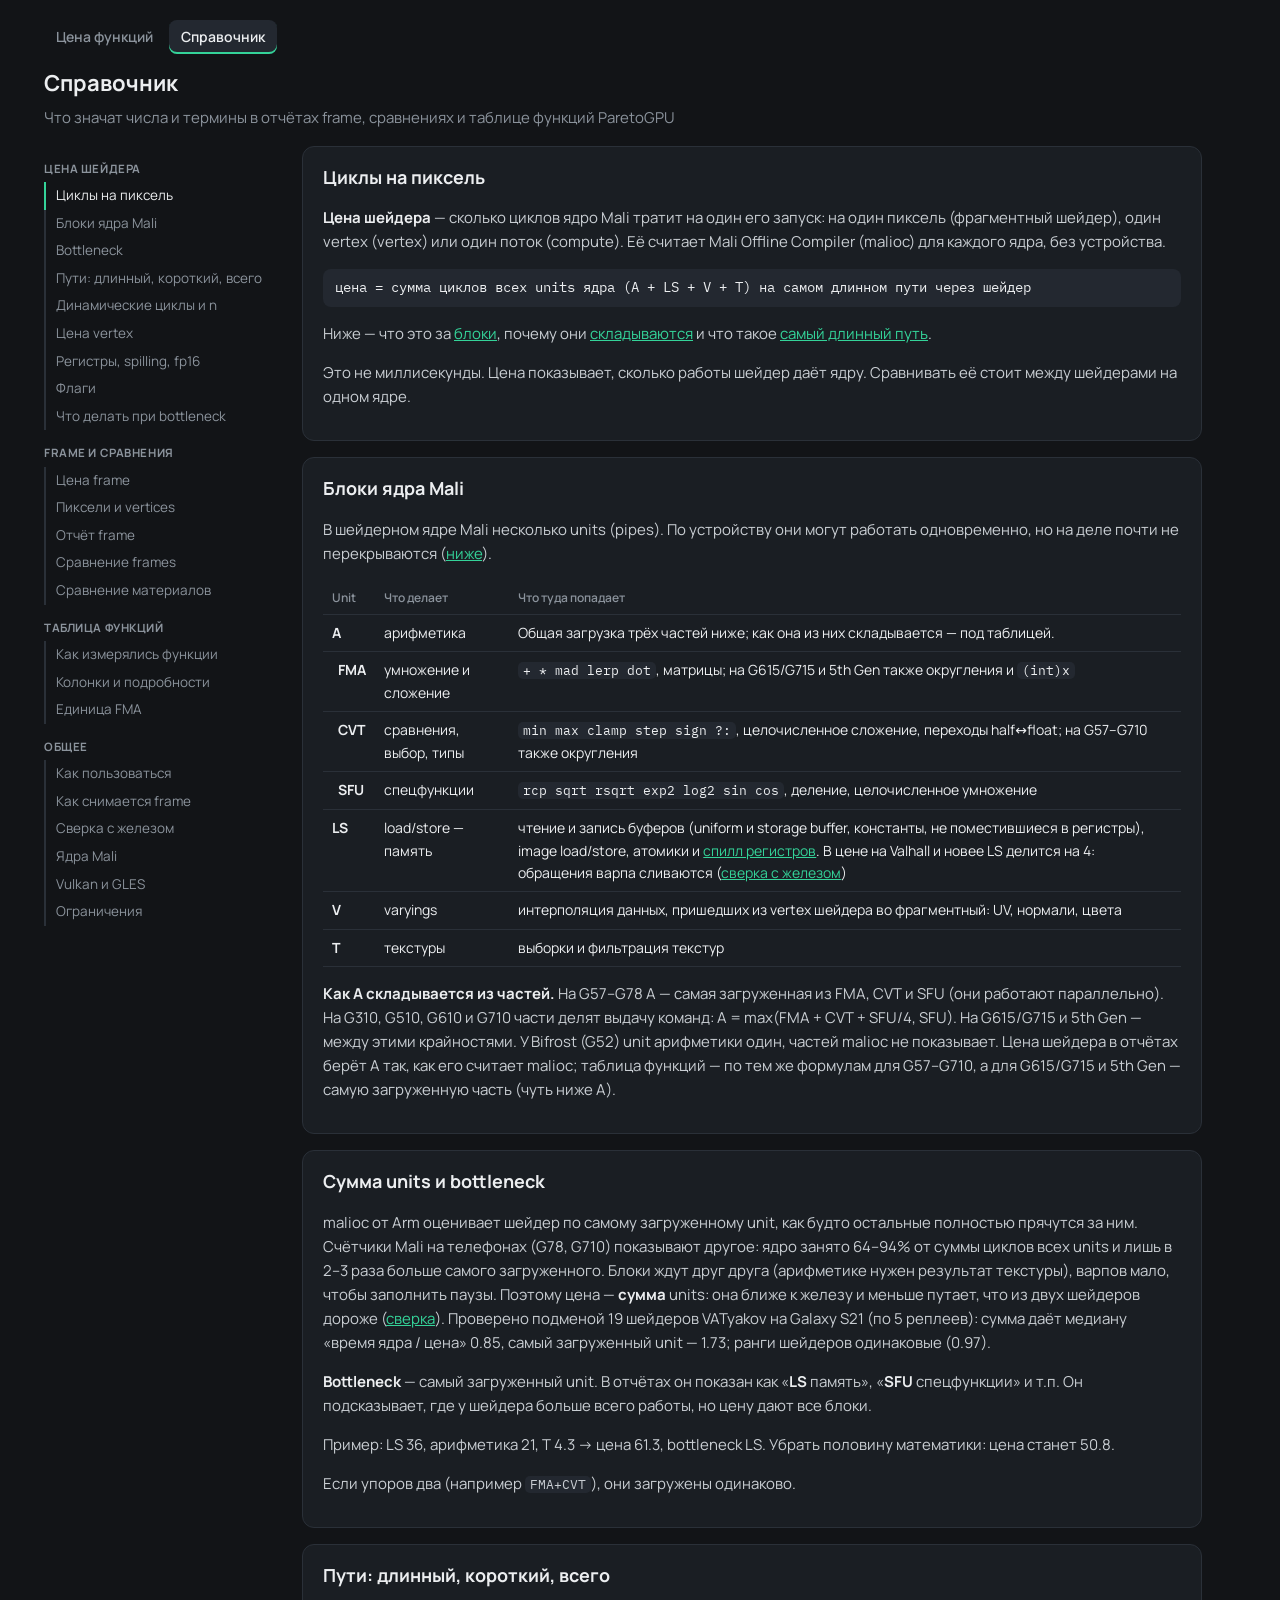
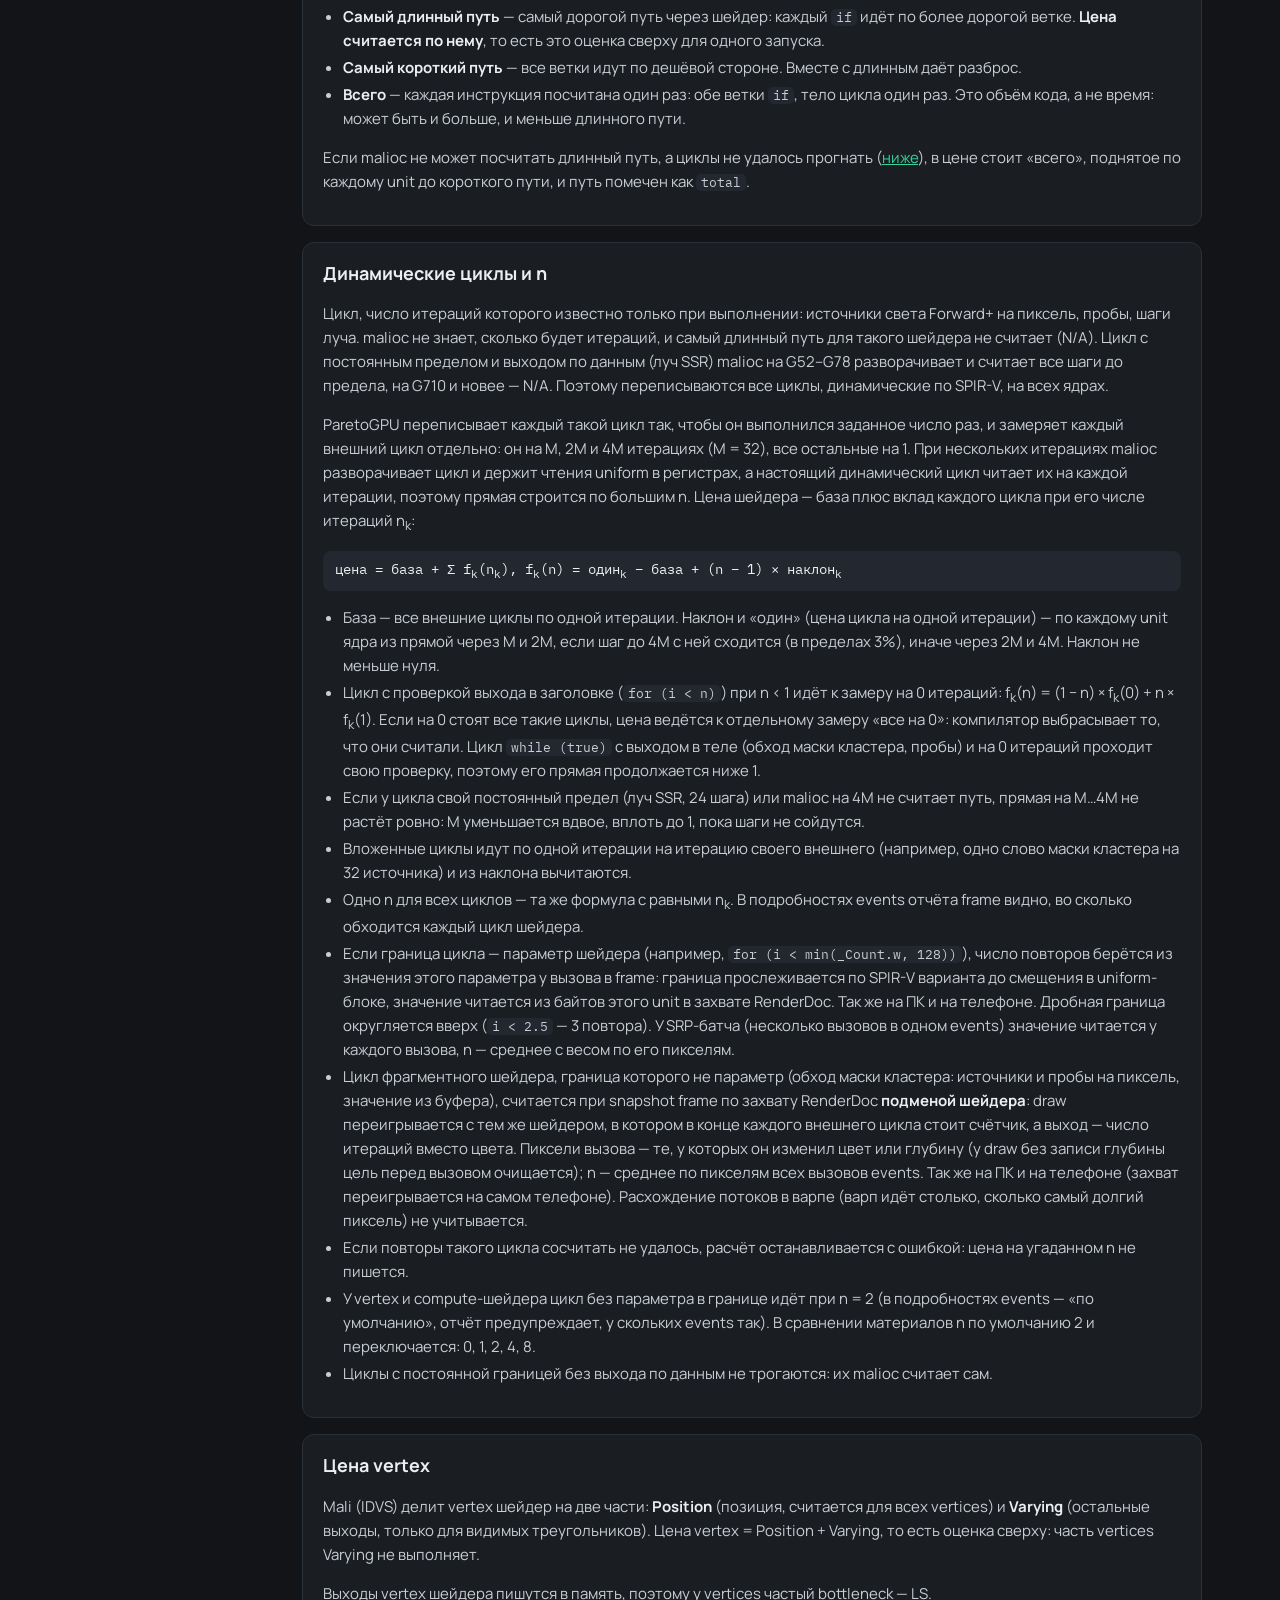
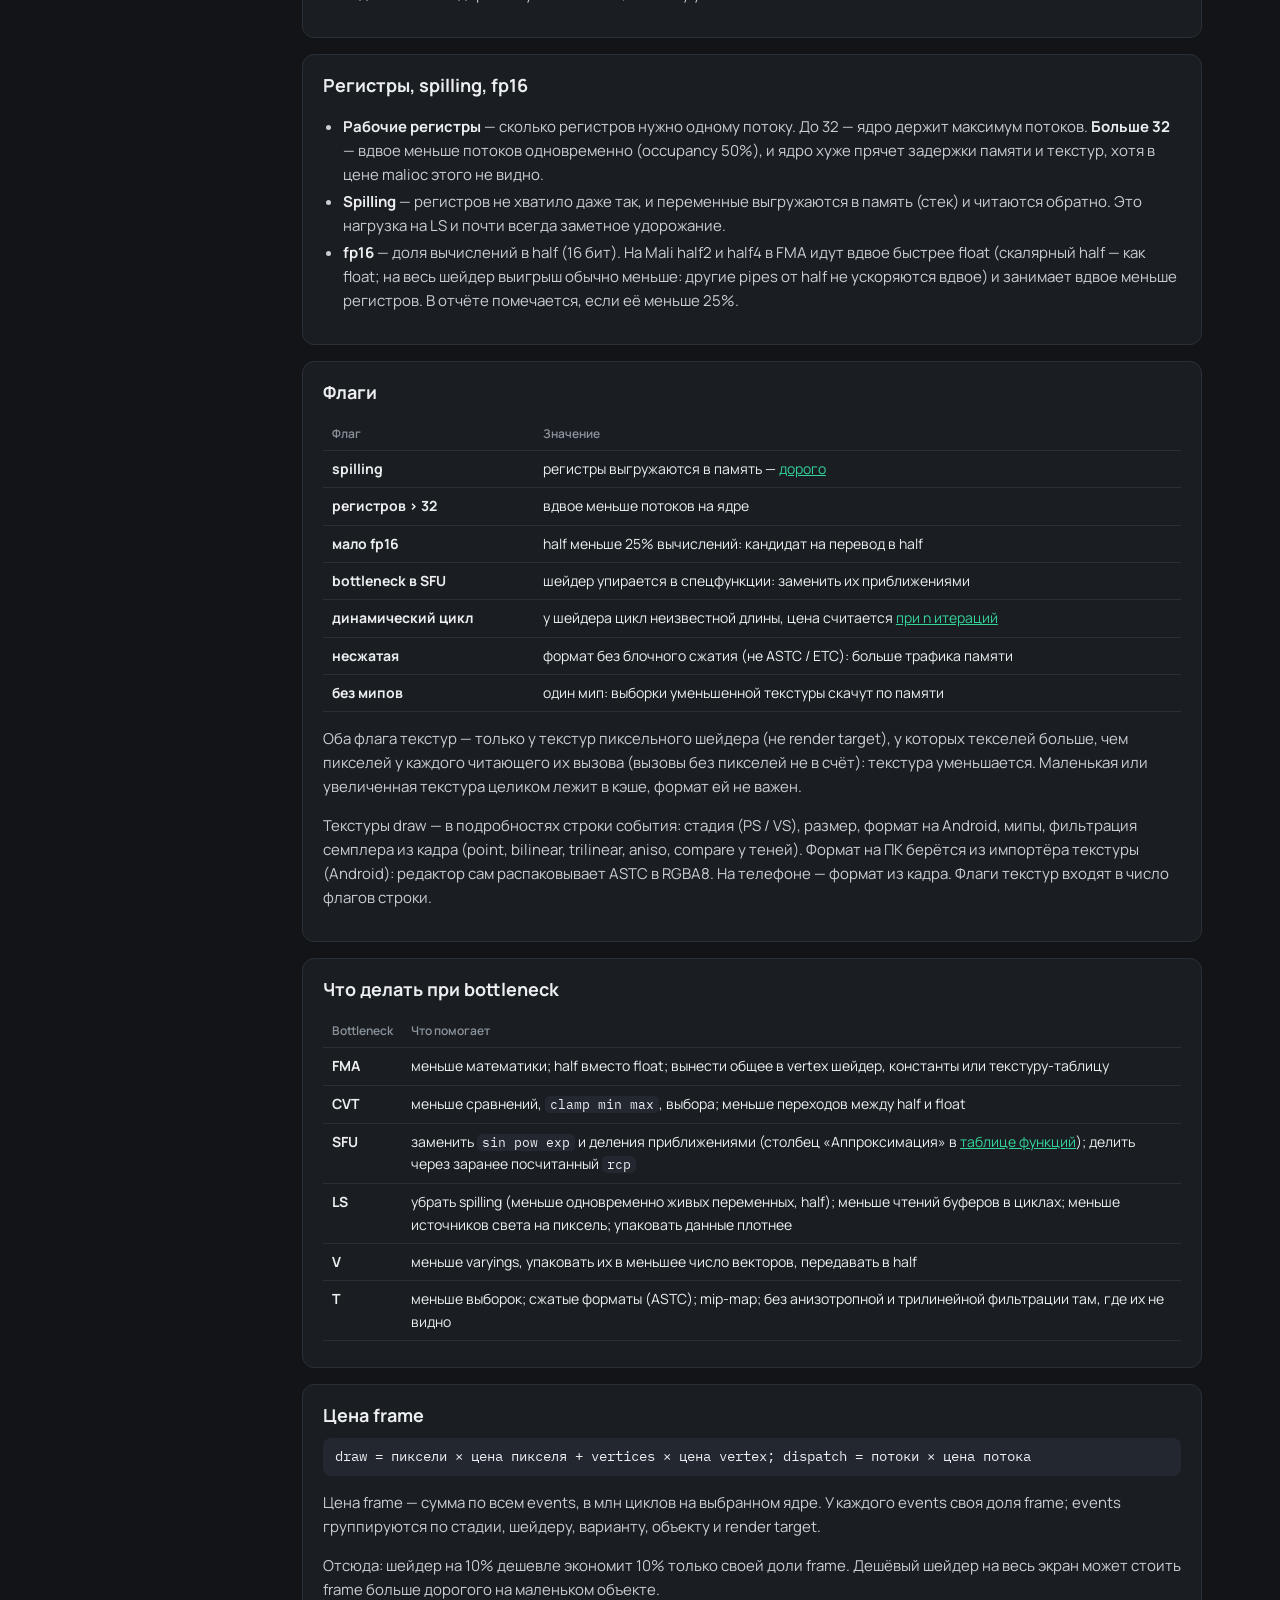
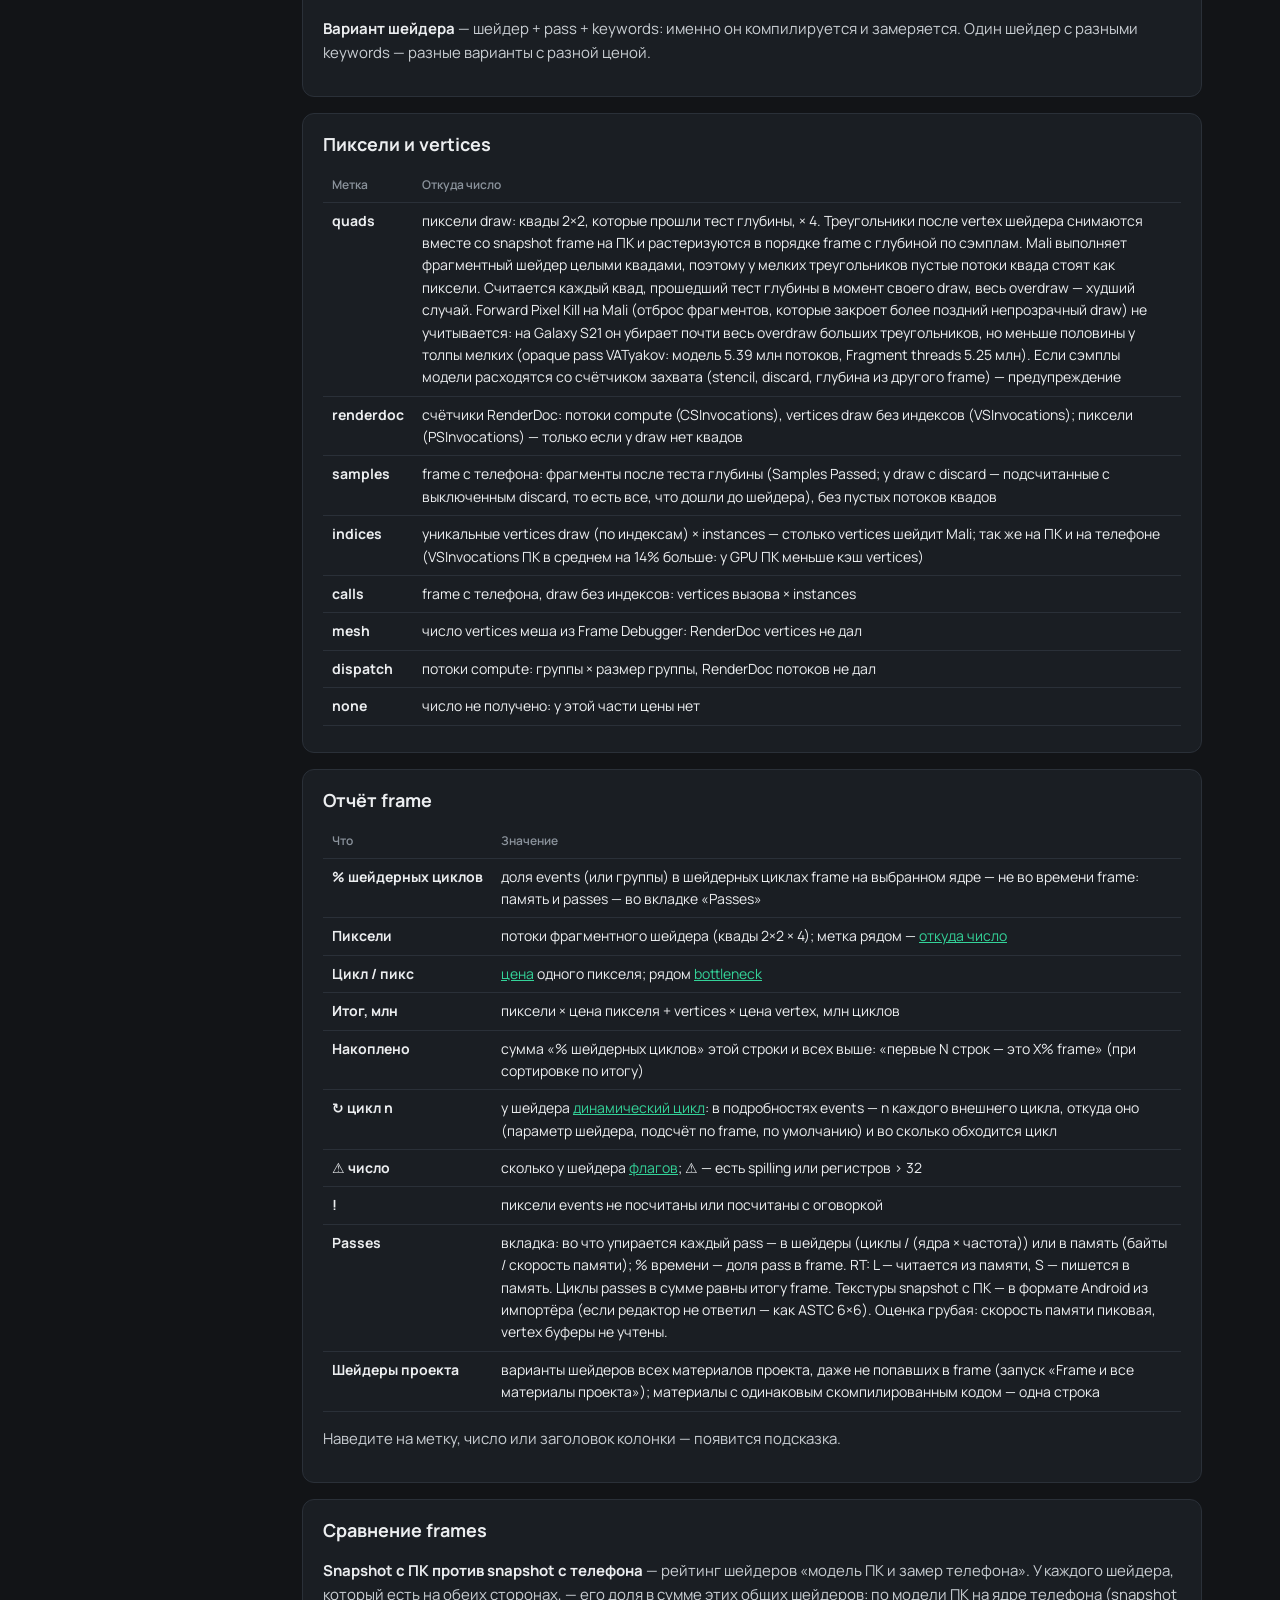
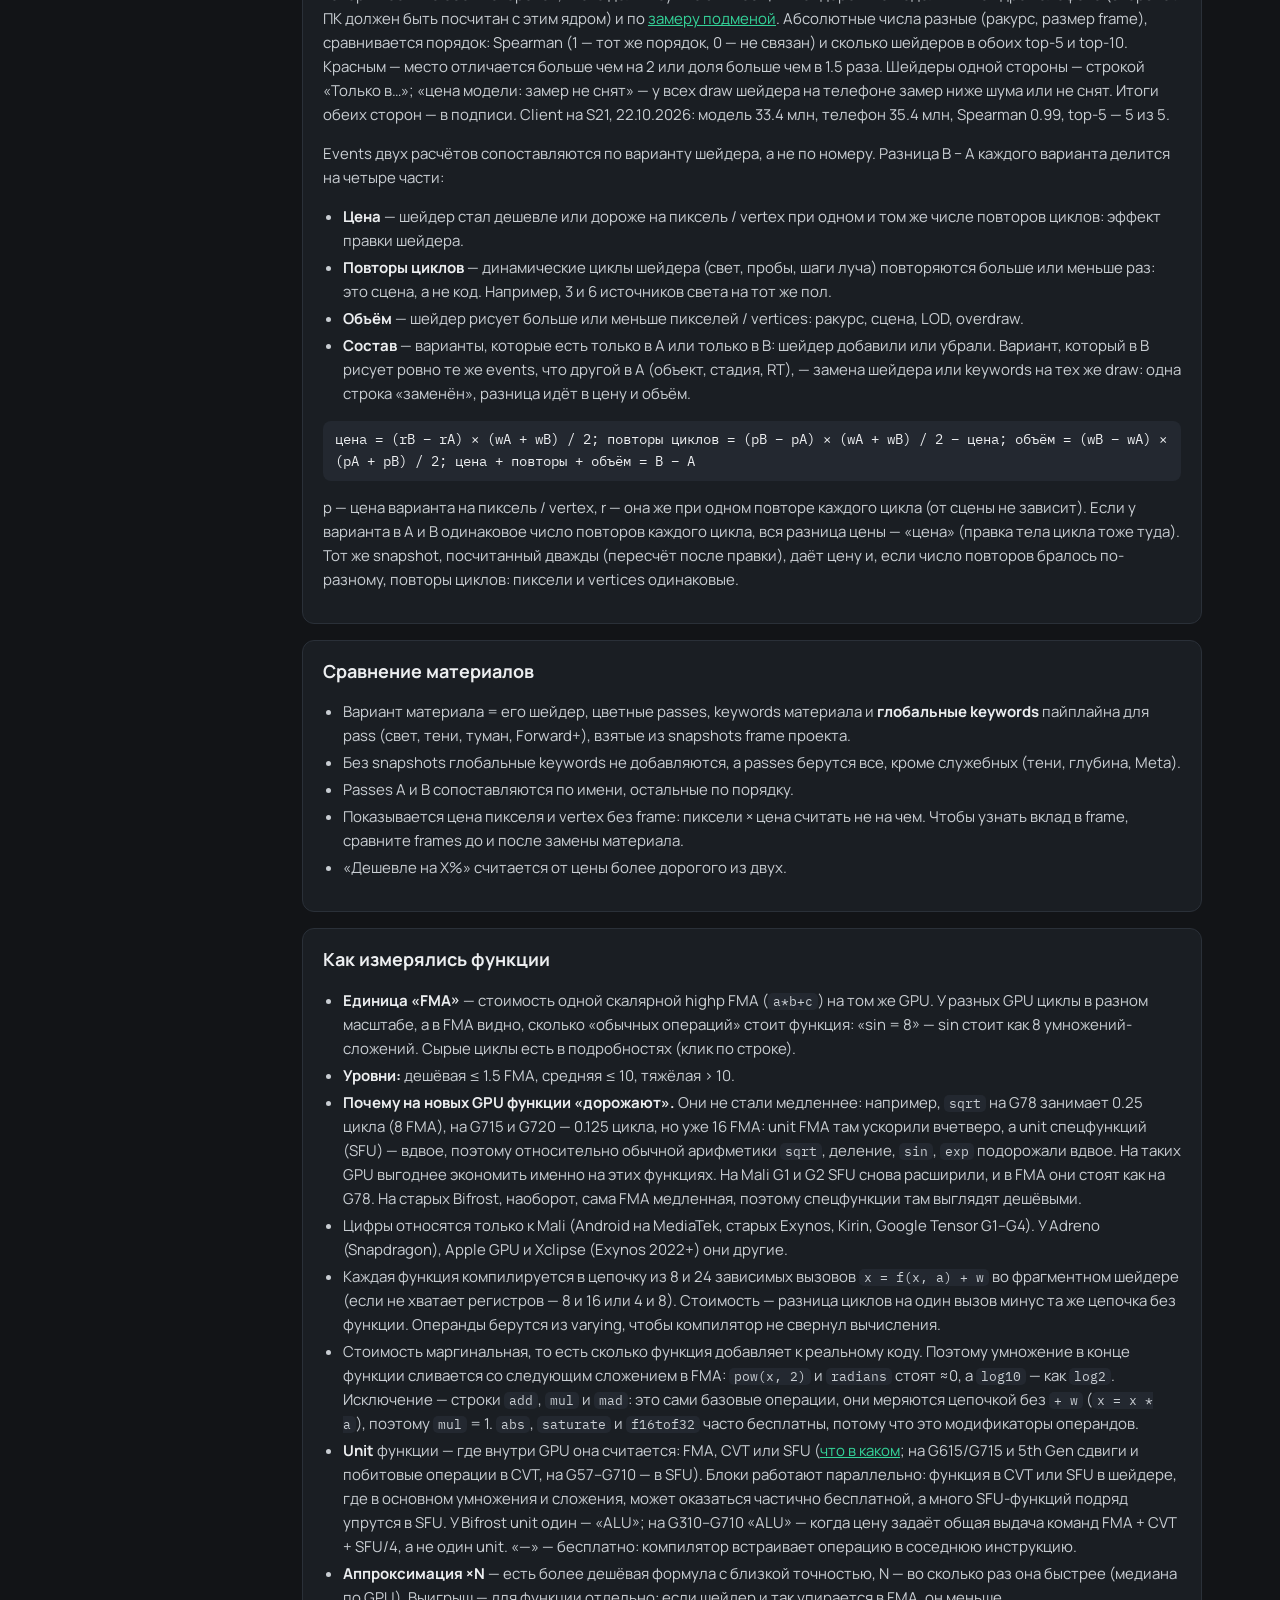
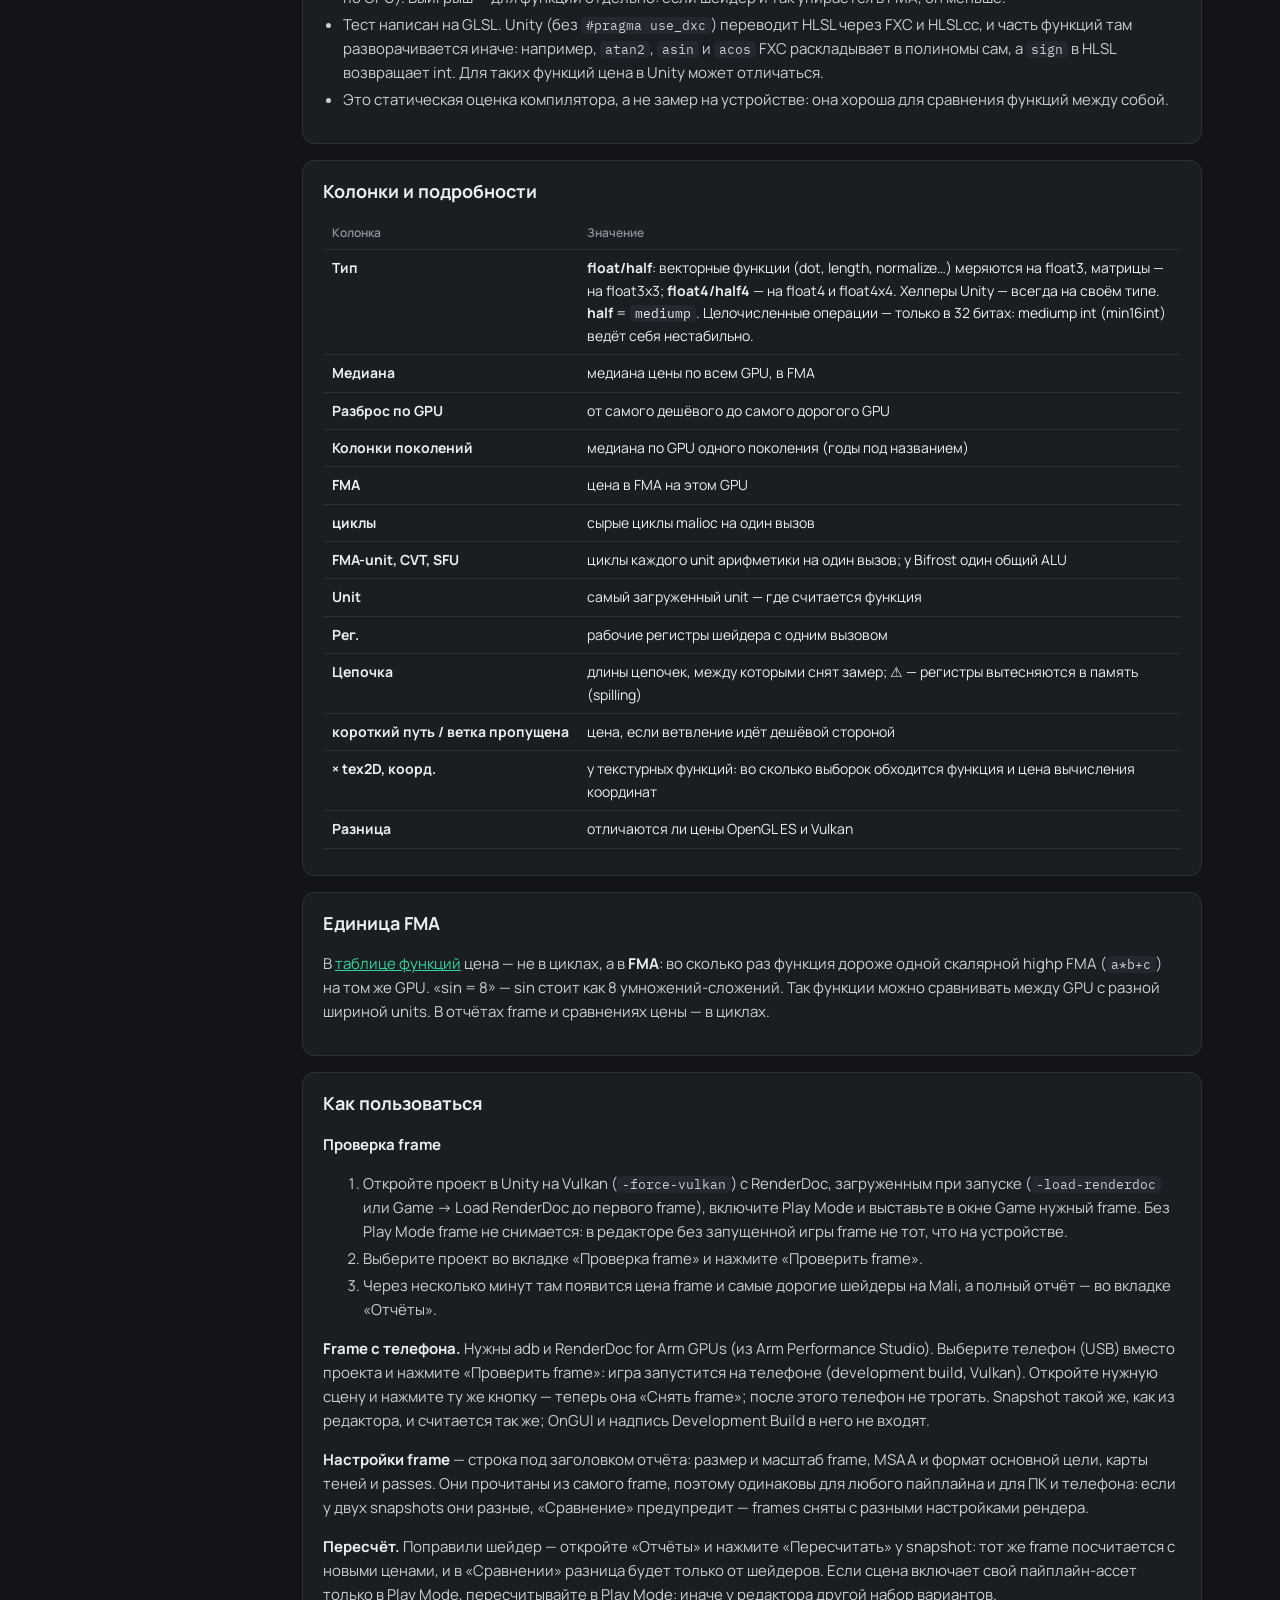
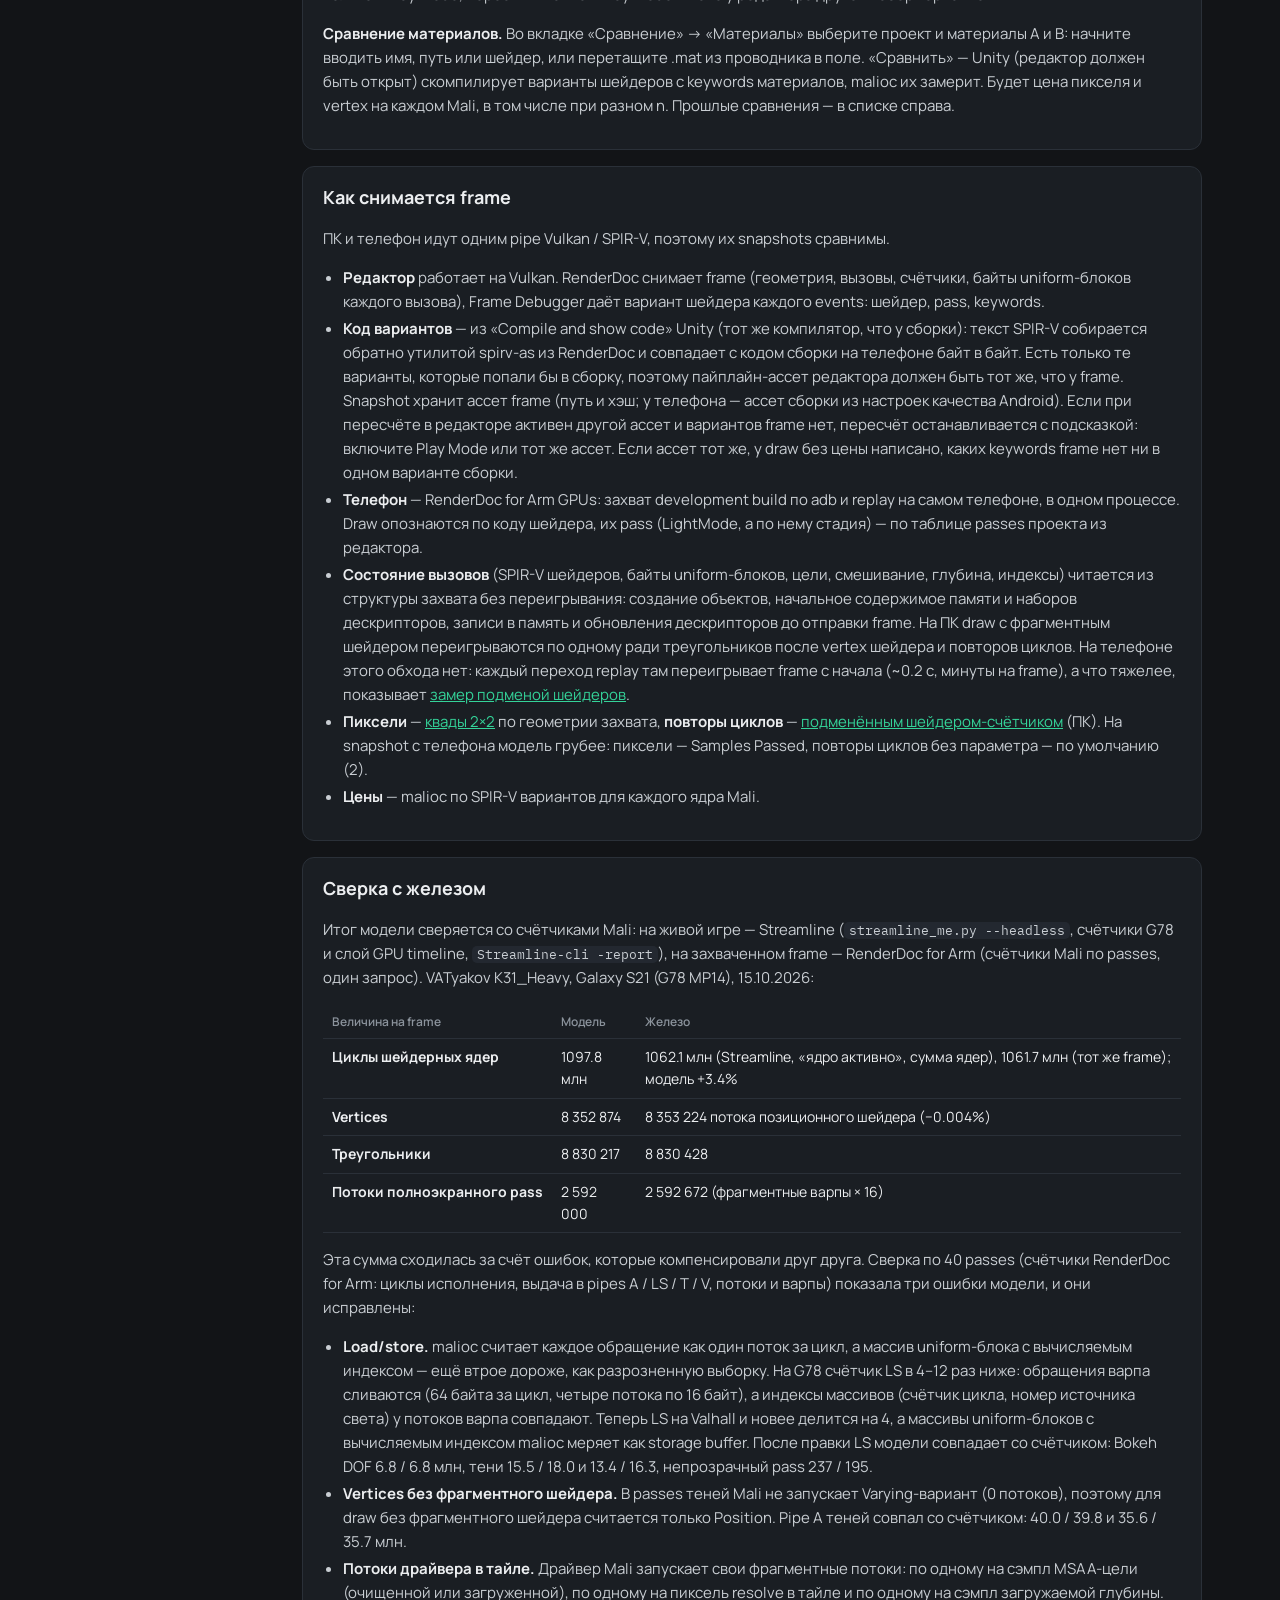
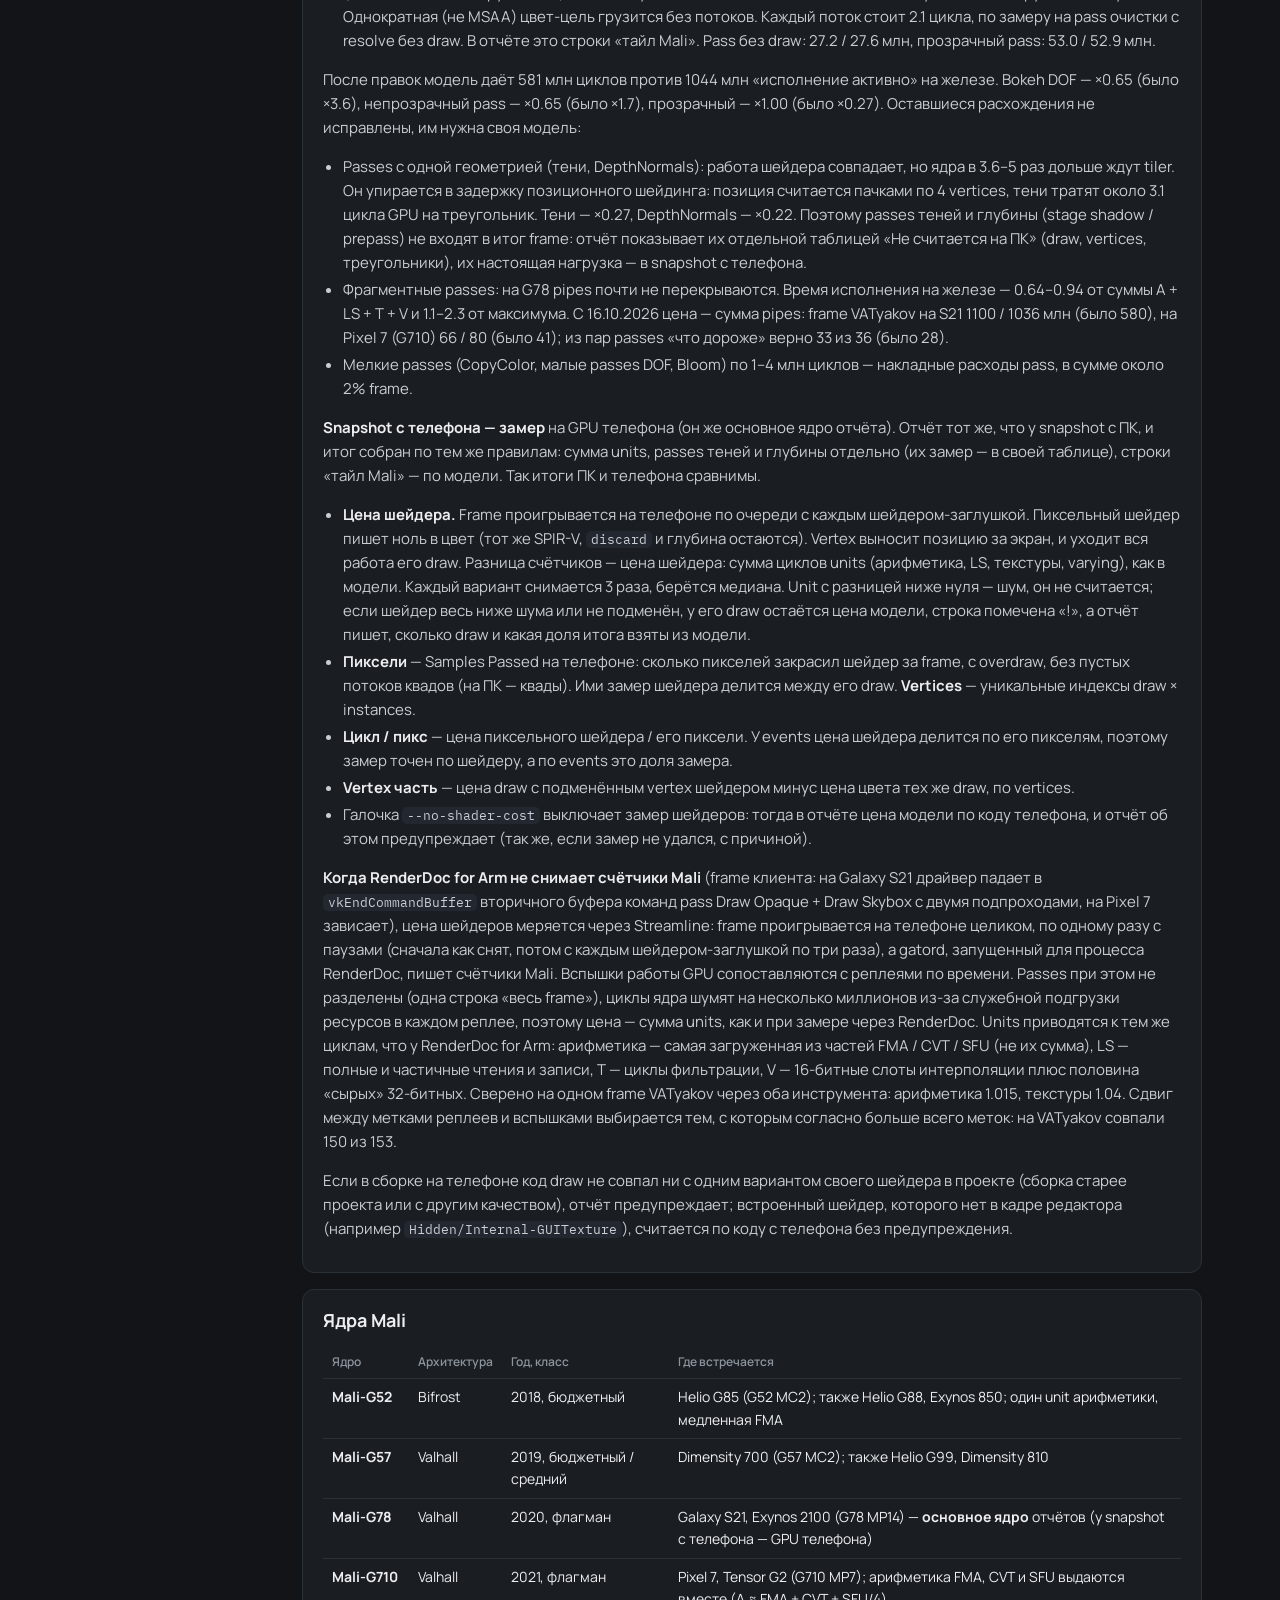
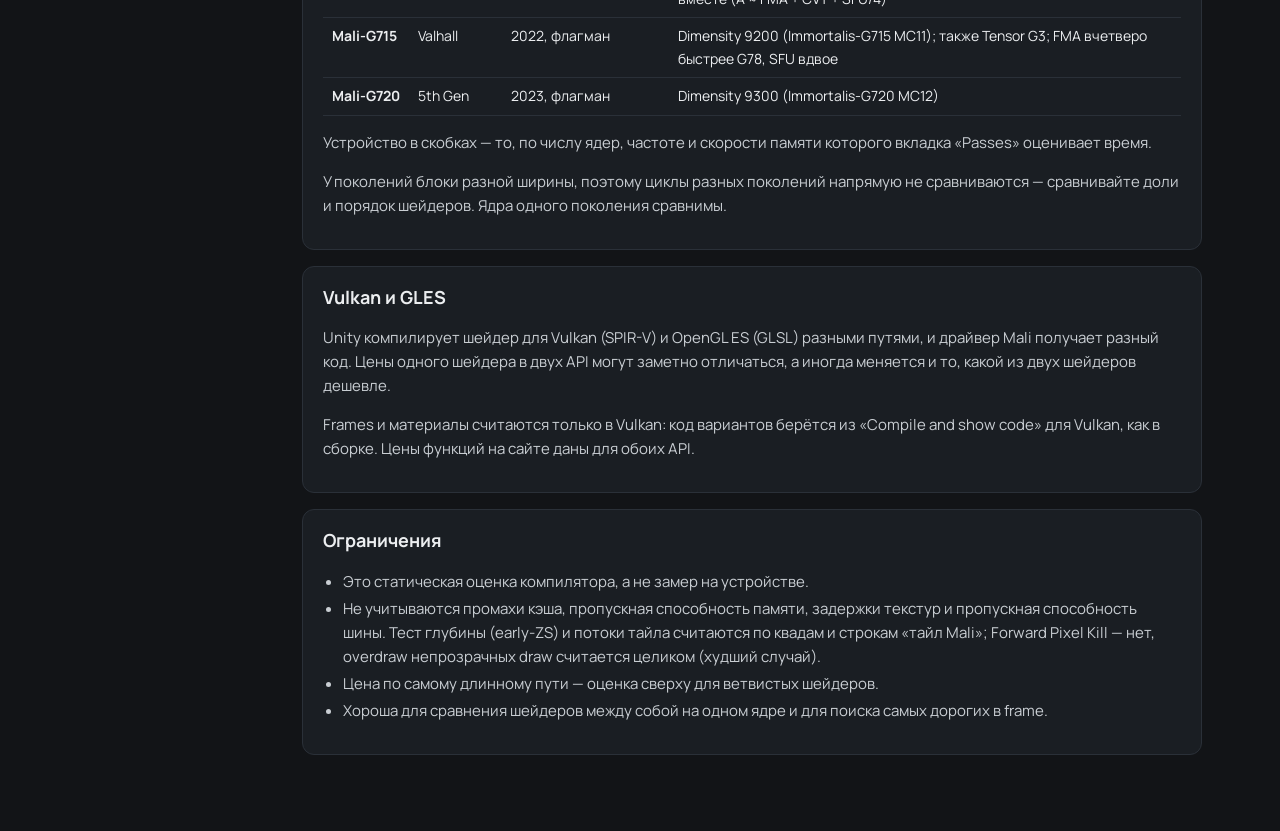
<file: docs/reference.html>
<!doctype html>
<html lang="ru">
<head>
<meta charset="utf-8">
<meta name="viewport" content="width=device-width, initial-scale=1">
<title>Справочник · Mali Shader Math Cost</title>
<link rel="preconnect" href="https://fonts.googleapis.com">
<link rel="preconnect" href="https://fonts.gstatic.com" crossorigin>
<link href="https://fonts.googleapis.com/css2?family=Manrope:wght@400;500;600;700;800&family=IBM+Plex+Mono:wght@400;500;600&display=swap" rel="stylesheet">
<link rel="stylesheet" href="theme.css">
<style>
html { scroll-padding-top: 16px; }
body { margin: 0; background: var(--bg); color: var(--text); font: 15px/1.6 var(--sans); }
header { padding: 20px 24px 6px; max-width: 1240px; margin: 0 auto; }
h1 { font-size: 22px; margin: 0 0 4px; }
.sub { color: var(--muted); margin: 0; }
.sitenav { display: flex; gap: 4px; margin-bottom: 12px; }
.sitenav a { color: var(--muted); text-decoration: none; font-weight: 600; font-size: 14px; padding: 6px 12px; border-radius: 8px; }
.sitenav a:hover { background: var(--hover); color: var(--text); }
.sitenav a.on { background: var(--chip); color: var(--text); box-shadow: inset 0 -2px 0 var(--accent); }
.layout { display: grid; grid-template-columns: 230px minmax(0, 1fr); gap: 28px; max-width: 1240px; margin: 0 auto; padding: 10px 24px 60px; }
@media (max-width: 860px) { .layout { grid-template-columns: 1fr; } nav.toc { position: static !important; } }
nav.toc { position: sticky; top: 16px; align-self: start; font-size: 13.5px; }
nav.toc a { display: block; color: var(--muted); text-decoration: none; padding: 3px 10px; border-left: 2px solid var(--line); }
nav.toc a:hover { color: var(--text); border-left-color: var(--muted); }
nav.toc a.on { color: var(--text); border-left-color: var(--accent); }
nav.toc .grp { font-size: 11.5px; font-weight: 700; text-transform: uppercase; letter-spacing: .05em; color: var(--muted); margin: 14px 0 4px; }
article { max-width: 900px; min-width: 0; }
section { background: var(--panel); border: 1px solid var(--line); border-radius: 12px; padding: 16px 20px; margin-bottom: 16px; }
section h2 { font-size: 18px; margin: 0 0 8px; }
section h2 a.self { color: var(--muted); text-decoration: none; font-weight: 400; margin-left: 6px; opacity: 0; }
section h2:hover a.self { opacity: 1; }
section:target { border-color: var(--accent); }
p, li { color: #c9ced3; }
b, strong { color: var(--text); }
ul { padding-left: 20px; }
li { margin: 3px 0; }
.code, code { font-family: var(--mono); font-size: 13px; background: var(--chip); border-radius: 5px; padding: 0 5px; }
table { width: 100%; border-collapse: collapse; margin: 10px 0; font-size: 14px; }
th, td { padding: 7px 9px; border-bottom: 1px solid var(--line); text-align: left; vertical-align: top; }
th { font-size: 12px; color: var(--muted); font-weight: 600; }
td.k { white-space: nowrap; font-weight: 700; }
.note { border-left: 3px solid var(--accent); background: color-mix(in srgb, var(--accent) 8%, transparent); padding: 8px 12px; border-radius: 6px; margin: 10px 0; }
.formula { font-family: var(--mono); font-size: 13.5px; background: var(--chip); border-radius: 8px; padding: 8px 12px; margin: 8px 0; color: var(--text); }
a { color: var(--accent); }
</style>
</head>
<body>
<header>
  <nav class="sitenav"><a href="index.html">Цена функций</a><a href="reference.html" class="on">Справочник</a></nav>
  <h1>Справочник</h1>
  <p class="sub">Что значат числа и термины в отчётах frame, сравнениях и таблице функций ParetoGPU</p>
</header>
<div class="layout">
<nav class="toc" id="toc">
  <div class="grp">Цена шейдера</div>
  <a href="#cost">Циклы на пиксель</a>
  <a href="#pipes">Блоки ядра Mali</a>
  <a href="#bound">Bottleneck</a>
  <a href="#paths">Пути: длинный, короткий, всего</a>
  <a href="#loops">Динамические циклы и n</a>
  <a href="#vertex">Цена vertex</a>
  <a href="#regs">Регистры, spilling, fp16</a>
  <a href="#flags">Флаги</a>
  <a href="#fix">Что делать при bottleneck</a>
  <div class="grp">Frame и сравнения</div>
  <a href="#frame">Цена frame</a>
  <a href="#counts">Пиксели и vertices</a>
  <a href="#report">Отчёт frame</a>
  <a href="#compare-frames">Сравнение frames</a>
  <a href="#compare-materials">Сравнение материалов</a>
  <div class="grp">Таблица функций</div>
  <a href="#functions">Как измерялись функции</a>
  <a href="#fn-columns">Колонки и подробности</a>
  <a href="#fma">Единица FMA</a>
  <div class="grp">Общее</div>
  <a href="#usage">Как пользоваться</a>
  <a href="#pipeline">Как снимается frame</a>
  <a href="#hw">Сверка с железом</a>
  <a href="#cores">Ядра Mali</a>
  <a href="#api">Vulkan и GLES</a>
  <a href="#limits">Ограничения</a>
</nav>
<article>

<section id="cost"><h2>Циклы на пиксель<a class="self" href="#cost">#</a></h2>
  <p><b>Цена шейдера</b> — сколько циклов ядро Mali тратит на один его запуск: на один пиксель (фрагментный шейдер),
  один vertex (vertex) или один поток (compute). Её считает Mali Offline Compiler (malioc) для каждого ядра,
  без устройства.</p>
  <div class="formula">цена = сумма циклов всех units ядра (A + LS + V + T) на самом длинном пути через шейдер</div>
  <p>Ниже — что это за <a href="#pipes">блоки</a>, почему они <a href="#bound">складываются</a> и что такое
  <a href="#paths">самый длинный путь</a>.</p>
  <p>Это не миллисекунды. Цена показывает, сколько работы шейдер даёт ядру. Сравнивать её стоит между шейдерами на одном ядре.</p>
</section>

<section id="pipes"><h2>Блоки ядра Mali<a class="self" href="#pipes">#</a></h2>
  <p>В шейдерном ядре Mali несколько units (pipes). По устройству они могут работать одновременно, но на деле
  почти не перекрываются (<a href="#bound">ниже</a>).</p>
  <table>
    <tr><th>Unit</th><th>Что делает</th><th>Что туда попадает</th></tr>
    <tr><td class="k">A</td><td>арифметика</td><td>Общая загрузка трёх частей ниже; как она из них складывается — под таблицей.</td></tr>
    <tr><td class="k">&nbsp;&nbsp;FMA</td><td>умножение и сложение</td><td><code>+ * mad lerp dot</code>, матрицы; на G615/G715 и 5th Gen также округления и <code>(int)x</code></td></tr>
    <tr><td class="k">&nbsp;&nbsp;CVT</td><td>сравнения, выбор, типы</td><td><code>min max clamp step sign ?:</code>, целочисленное сложение, переходы half↔float; на G57–G710 также округления</td></tr>
    <tr><td class="k">&nbsp;&nbsp;SFU</td><td>спецфункции</td><td><code>rcp sqrt rsqrt exp2 log2 sin cos</code>, деление, целочисленное умножение</td></tr>
    <tr><td class="k">LS</td><td>load/store — память</td><td>чтение и запись буферов (uniform и storage buffer, константы, не поместившиеся в регистры), image load/store, атомики и <a href="#regs">спилл регистров</a>. В цене на Valhall и новее LS делится на 4: обращения варпа сливаются (<a href="#hw">сверка с железом</a>)</td></tr>
    <tr><td class="k">V</td><td>varyings</td><td>интерполяция данных, пришедших из vertex шейдера во фрагментный: UV, нормали, цвета</td></tr>
    <tr><td class="k">T</td><td>текстуры</td><td>выборки и фильтрация текстур</td></tr>
  </table>
  <p><b>Как A складывается из частей.</b> На G57–G78 A — самая загруженная из FMA, CVT и SFU (они работают параллельно).
  На G310, G510, G610 и G710 части делят выдачу команд: A = max(FMA + CVT + SFU/4, SFU). На G615/G715 и 5th Gen — между
  этими крайностями. У Bifrost (G52) unit арифметики один, частей malioc не показывает. Цена шейдера в отчётах берёт A
  так, как его считает malioc; таблица функций — по тем же формулам для G57–G710, а для G615/G715 и 5th Gen —
  самую загруженную часть (чуть ниже A).</p>
</section>

<section id="bound"><h2>Сумма units и bottleneck<a class="self" href="#bound">#</a></h2>
  <p>malioc от Arm оценивает шейдер по самому загруженному unit, как будто остальные полностью прячутся за ним.
  Счётчики Mali на телефонах (G78, G710) показывают другое: ядро занято 64–94% от суммы циклов всех units и лишь
  в 2–3 раза больше самого загруженного. Блоки ждут друг друга (арифметике нужен результат текстуры), варпов мало,
  чтобы заполнить паузы. Поэтому цена — <b>сумма</b> units: она ближе к железу и меньше путает, что из двух
  шейдеров дороже (<a href="#hw">сверка</a>). Проверено подменой 19 шейдеров VATyakov на Galaxy S21 (по 5 реплеев):
  сумма даёт медиану «время ядра / цена» 0.85, самый загруженный unit — 1.73; ранги шейдеров одинаковые (0.97).</p>
  <p><b>Bottleneck</b> — самый загруженный unit. В отчётах он показан как «<b>LS</b> память», «<b>SFU</b> спецфункции» и т.п.
  Он подсказывает, где у шейдера больше всего работы, но цену дают все блоки.</p>
  <p>Пример: LS 36, арифметика 21, T 4.3 → цена 61.3, bottleneck LS. Убрать половину математики: цена станет 50.8.</p>
  <p>Если упоров два (например <code>FMA+CVT</code>), они загружены одинаково.</p>
</section>

<section id="paths"><h2>Пути: длинный, короткий, всего<a class="self" href="#paths">#</a></h2>
  <ul>
    <li><b>Самый длинный путь</b> — самый дорогой путь через шейдер: каждый <code>if</code> идёт по более дорогой ветке.
    <b>Цена считается по нему</b>, то есть это оценка сверху для одного запуска.</li>
    <li><b>Самый короткий путь</b> — все ветки идут по дешёвой стороне. Вместе с длинным даёт разброс.</li>
    <li><b>Всего</b> — каждая инструкция посчитана один раз: обе ветки <code>if</code>, тело цикла один раз. Это объём
    кода, а не время: может быть и больше, и меньше длинного пути.</li>
  </ul>
  <p>Если malioc не может посчитать длинный путь, а циклы не удалось прогнать (<a href="#loops">ниже</a>), в цене стоит
  «всего», поднятое по каждому unit до короткого пути, и путь помечен как <code>total</code>.</p>
</section>

<section id="loops"><h2>Динамические циклы и n<a class="self" href="#loops">#</a></h2>
  <p>Цикл, число итераций которого известно только при выполнении: источники света Forward+ на пиксель, пробы, шаги луча.
  malioc не знает, сколько будет итераций, и самый длинный путь для такого шейдера не считает (N/A). Цикл с постоянным
  пределом и выходом по данным (луч SSR) malioc на G52–G78 разворачивает и считает все шаги до предела, на G710 и новее —
  N/A. Поэтому переписываются все циклы, динамические по SPIR-V, на всех ядрах.</p>
  <p>ParetoGPU переписывает каждый такой цикл так, чтобы он выполнился заданное число раз, и замеряет каждый внешний цикл
  отдельно: он на M, 2M и 4M итерациях (M = 32), все остальные на 1. При нескольких итерациях malioc разворачивает цикл
  и держит чтения uniform в регистрах, а настоящий динамический цикл читает их на каждой итерации, поэтому прямая
  строится по большим n. Цена шейдера — база плюс вклад каждого цикла при его числе итераций n<sub>k</sub>:</p>
  <div class="formula">цена = база + Σ f<sub>k</sub>(n<sub>k</sub>),   f<sub>k</sub>(n) = один<sub>k</sub> − база + (n − 1) × наклон<sub>k</sub></div>
  <ul>
    <li>База — все внешние циклы по одной итерации. Наклон и «один» (цена цикла на одной итерации) — по каждому unit ядра
    из прямой через M и 2M, если шаг до 4M с ней сходится (в пределах 3%), иначе через 2M и 4M. Наклон не меньше нуля.</li>
    <li>Цикл с проверкой выхода в заголовке (<code>for (i &lt; n)</code>) при n &lt; 1 идёт к замеру на 0 итераций:
    f<sub>k</sub>(n) = (1 − n) × f<sub>k</sub>(0) + n × f<sub>k</sub>(1). Если на 0 стоят все такие циклы, цена ведётся к
    отдельному замеру «все на 0»: компилятор выбрасывает то, что они считали. Цикл <code>while (true)</code> с выходом в
    теле (обход маски кластера, пробы) и на 0 итераций проходит свою проверку, поэтому его прямая продолжается ниже 1.</li>
    <li>Если у цикла свой постоянный предел (луч SSR, 24 шага) или malioc на 4M не считает путь, прямая на M…4M не растёт
    ровно: M уменьшается вдвое, вплоть до 1, пока шаги не сойдутся.</li>
    <li>Вложенные циклы идут по одной итерации на итерацию своего внешнего (например, одно слово маски кластера на 32
    источника) и из наклона вычитаются.</li>
    <li>Одно n для всех циклов — та же формула с равными n<sub>k</sub>. В подробностях events отчёта frame видно, во сколько
    обходится каждый цикл шейдера.</li>
    <li>Если граница цикла — параметр шейдера (например, <code>for (i &lt; min(_Count.w, 128))</code>), число повторов берётся из
    значения этого параметра у вызова в frame: граница прослеживается по SPIR-V варианта до смещения в uniform-блоке, значение
    читается из байтов этого unit в захвате RenderDoc. Так же на ПК и на телефоне. Дробная граница округляется вверх
    (<code>i &lt; 2.5</code> — 3 повтора). У SRP-батча (несколько вызовов в одном events) значение читается у каждого
    вызова, n — среднее с весом по его пикселям.</li>
    <li>Цикл фрагментного шейдера, граница которого не параметр (обход маски кластера: источники и пробы на пиксель,
    значение из буфера), считается при snapshot frame по захвату RenderDoc <b>подменой шейдера</b>: draw переигрывается с тем же
    шейдером, в котором в конце каждого внешнего цикла стоит счётчик, а выход — число итераций вместо цвета. Пиксели вызова —
    те, у которых он изменил цвет или глубину (у draw без записи глубины цель перед вызовом очищается); n — среднее по
    пикселям всех вызовов events. Так же на ПК и на телефоне (захват переигрывается на самом телефоне). Расхождение потоков
    в варпе (варп идёт столько, сколько самый долгий пиксель) не учитывается.</li>
    <li>Если повторы такого цикла сосчитать не удалось, расчёт останавливается с ошибкой: цена на угаданном n не пишется.</li>
    <li>У vertex и compute-шейдера цикл без параметра в границе идёт при n = 2 (в подробностях events — «по умолчанию»,
    отчёт предупреждает, у скольких events так).
    В сравнении материалов n по умолчанию 2 и переключается: 0, 1, 2, 4, 8.</li>
    <li>Циклы с постоянной границей без выхода по данным не трогаются: их malioc считает сам.</li>
  </ul>
</section>

<section id="vertex"><h2>Цена vertex<a class="self" href="#vertex">#</a></h2>
  <p>Mali (IDVS) делит vertex шейдер на две части: <b>Position</b> (позиция, считается для всех vertices) и
  <b>Varying</b> (остальные выходы, только для видимых треугольников). Цена vertex = Position + Varying, то есть
  оценка сверху: часть vertices Varying не выполняет.</p>
  <p>Выходы vertex шейдера пишутся в память, поэтому у vertices частый bottleneck — LS.</p>
</section>

<section id="regs"><h2>Регистры, spilling, fp16<a class="self" href="#regs">#</a></h2>
  <ul>
    <li><b>Рабочие регистры</b> — сколько регистров нужно одному потоку. До 32 — ядро держит максимум потоков.
    <b>Больше 32</b> — вдвое меньше потоков одновременно (occupancy 50%), и ядро хуже прячет задержки памяти и текстур,
    хотя в цене malioc этого не видно.</li>
    <li><b>Spilling</b> — регистров не хватило даже так, и переменные выгружаются в память (стек) и читаются обратно.
    Это нагрузка на LS и почти всегда заметное удорожание.</li>
    <li><b>fp16</b> — доля вычислений в half (16 бит). На Mali half2 и half4 в FMA идут вдвое быстрее float (скалярный half — как float; на весь шейдер выигрыш обычно меньше: другие pipes от half не ускоряются вдвое) и занимает вдвое меньше
    регистров. В отчёте помечается, если её меньше 25%.</li>
  </ul>
</section>

<section id="flags"><h2>Флаги<a class="self" href="#flags">#</a></h2>
  <table>
    <tr><th>Флаг</th><th>Значение</th></tr>
    <tr><td class="k">spilling</td><td>регистры выгружаются в память — <a href="#regs">дорого</a></td></tr>
    <tr><td class="k">регистров &gt; 32</td><td>вдвое меньше потоков на ядре</td></tr>
    <tr><td class="k">мало fp16</td><td>half меньше 25% вычислений: кандидат на перевод в half</td></tr>
    <tr><td class="k">bottleneck в SFU</td><td>шейдер упирается в спецфункции: заменить их приближениями</td></tr>
    <tr><td class="k">динамический цикл</td><td>у шейдера цикл неизвестной длины, цена считается <a href="#loops">при n итераций</a></td></tr>
    <tr><td class="k">несжатая</td><td>формат без блочного сжатия (не ASTC / ETC): больше трафика памяти</td></tr>
    <tr><td class="k">без мипов</td><td>один мип: выборки уменьшенной текстуры скачут по памяти</td></tr>
  </table>
  <p>Оба флага текстур — только у текстур пиксельного шейдера (не render target), у которых текселей больше, чем
    пикселей у каждого читающего их вызова (вызовы без пикселей не в счёт): текстура уменьшается. Маленькая или увеличенная текстура целиком лежит в кэше,
    формат ей не важен.</p>
  <p>Текстуры draw — в подробностях строки события: стадия (PS / VS), размер, формат на Android, мипы, фильтрация
    семплера из кадра (point, bilinear, trilinear, aniso, compare у теней). Формат на ПК берётся из импортёра текстуры
    (Android): редактор сам распаковывает ASTC в RGBA8. На телефоне — формат из кадра. Флаги текстур входят в число
    флагов строки.</p>
</section>

<section id="fix"><h2>Что делать при bottleneck<a class="self" href="#fix">#</a></h2>
  <table>
    <tr><th>Bottleneck</th><th>Что помогает</th></tr>
    <tr><td class="k">FMA</td><td>меньше математики; half вместо float; вынести общее в vertex шейдер, константы или текстуру-таблицу</td></tr>
    <tr><td class="k">CVT</td><td>меньше сравнений, <code>clamp min max</code>, выбора; меньше переходов между half и float</td></tr>
    <tr><td class="k">SFU</td><td>заменить <code>sin pow exp</code> и деления приближениями (столбец «Аппроксимация» в <a href="index.html">таблице функций</a>); делить через заранее посчитанный <code>rcp</code></td></tr>
    <tr><td class="k">LS</td><td>убрать spilling (меньше одновременно живых переменных, half); меньше чтений буферов в циклах; меньше источников света на пиксель; упаковать данные плотнее</td></tr>
    <tr><td class="k">V</td><td>меньше varyings, упаковать их в меньшее число векторов, передавать в half</td></tr>
    <tr><td class="k">T</td><td>меньше выборок; сжатые форматы (ASTC); mip-map; без анизотропной и трилинейной фильтрации там, где их не видно</td></tr>
  </table>
</section>

<section id="frame"><h2>Цена frame<a class="self" href="#frame">#</a></h2>
  <div class="formula">draw = пиксели × цена пикселя + vertices × цена vertex;   dispatch = потоки × цена потока</div>
  <p>Цена frame — сумма по всем events, в млн циклов на выбранном ядре. У каждого events своя доля frame; events
  группируются по стадии, шейдеру, варианту, объекту и render target.</p>
  <p>Отсюда: шейдер на 10% дешевле экономит 10% только своей доли frame. Дешёвый шейдер на весь экран может стоить
  frame больше дорогого на маленьком объекте.</p>
  <p><b>Вариант шейдера</b> — шейдер + pass + keywords: именно он компилируется и замеряется. Один шейдер с разными
  keywords — разные варианты с разной ценой.</p>
</section>

<section id="counts"><h2>Пиксели и vertices<a class="self" href="#counts">#</a></h2>
  <table>
    <tr><th>Метка</th><th>Откуда число</th></tr>
    <tr><td class="k">quads</td><td>пиксели draw: квады 2×2, которые прошли тест глубины, × 4. Треугольники после vertex шейдера
    снимаются вместе со snapshot frame на ПК и растеризуются в порядке frame с глубиной по сэмплам. Mali выполняет фрагментный шейдер целыми
    квадами, поэтому у мелких треугольников пустые потоки квада стоят как пиксели. Считается каждый квад, прошедший тест
    глубины в момент своего draw, весь overdraw — худший случай. Forward Pixel Kill на Mali (отброс фрагментов, которые
    закроет более поздний непрозрачный draw) не учитывается: на Galaxy S21 он убирает почти весь overdraw больших
    треугольников, но меньше половины у толпы мелких (opaque pass VATyakov: модель 5.39 млн потоков, Fragment threads
    5.25 млн). Если сэмплы модели расходятся со счётчиком захвата (stencil,
    discard, глубина из другого frame) — предупреждение</td></tr>
    <tr><td class="k">renderdoc</td><td>счётчики RenderDoc: потоки compute (CSInvocations), vertices draw без индексов (VSInvocations); пиксели
    (PSInvocations) — только если у draw нет квадов</td></tr>
    <tr><td class="k">samples</td><td>frame с телефона: фрагменты после теста глубины (Samples Passed; у draw с discard — подсчитанные с выключенным discard, то есть все, что дошли до шейдера), без пустых потоков квадов</td></tr>
    <tr><td class="k">indices</td><td>уникальные vertices draw (по индексам) × instances — столько vertices шейдит Mali; так же на ПК и на телефоне (VSInvocations ПК в среднем на 14% больше: у GPU ПК меньше кэш vertices)</td></tr>
    <tr><td class="k">calls</td><td>frame с телефона, draw без индексов: vertices вызова × instances</td></tr>
    <tr><td class="k">mesh</td><td>число vertices меша из Frame Debugger: RenderDoc vertices не дал</td></tr>
    <tr><td class="k">dispatch</td><td>потоки compute: группы × размер группы, RenderDoc потоков не дал</td></tr>
    <tr><td class="k">none</td><td>число не получено: у этой части цены нет</td></tr>
  </table>
</section>

<section id="report"><h2>Отчёт frame<a class="self" href="#report">#</a></h2>
  <table>
    <tr><th>Что</th><th>Значение</th></tr>
    <tr><td class="k">% шейдерных циклов</td><td>доля events (или группы) в шейдерных циклах frame на выбранном ядре — не во
    времени frame: память и passes — во вкладке «Passes»</td></tr>
    <tr><td class="k">Пиксели</td><td>потоки фрагментного шейдера (квады 2×2 × 4); метка рядом — <a href="#counts">откуда число</a></td></tr>
    <tr><td class="k">Цикл / пикс</td><td><a href="#cost">цена</a> одного пикселя; рядом <a href="#bound">bottleneck</a></td></tr>
    <tr><td class="k">Итог, млн</td><td>пиксели × цена пикселя + vertices × цена vertex, млн циклов</td></tr>
    <tr><td class="k">Накоплено</td><td>сумма «% шейдерных циклов» этой строки и всех выше: «первые N строк — это X% frame» (при сортировке по итогу)</td></tr>
    <tr><td class="k">↻ цикл n</td><td>у шейдера <a href="#loops">динамический цикл</a>: в подробностях events — n каждого
    внешнего цикла, откуда оно (параметр шейдера, подсчёт по frame, по умолчанию) и во сколько обходится цикл</td></tr>
    <tr><td class="k">⚠ число</td><td>сколько у шейдера <a href="#flags">флагов</a>; ⚠ — есть spilling или регистров &gt; 32</td></tr>
    <tr><td class="k">!</td><td>пиксели events не посчитаны или посчитаны с оговоркой</td></tr>
    <tr><td class="k">Passes</td><td>вкладка: во что упирается каждый pass — в шейдеры (циклы / (ядра × частота)) или в память (байты / скорость памяти); % времени — доля pass в frame. RT: L — читается из памяти, S — пишется в память. Циклы passes в сумме равны итогу frame. Текстуры snapshot с ПК — в формате Android из импортёра (если редактор не ответил — как ASTC 6×6). Оценка грубая: скорость памяти пиковая, vertex буферы не учтены.</td></tr>
    <tr><td class="k">Шейдеры проекта</td><td>варианты шейдеров всех материалов проекта, даже не попавших в frame (запуск «Frame и все материалы проекта»); материалы с одинаковым скомпилированным кодом — одна строка</td></tr>
  </table>
  <p>Наведите на метку, число или заголовок колонки — появится подсказка.</p>
</section>

<section id="compare-frames"><h2>Сравнение frames<a class="self" href="#compare-frames">#</a></h2>
  <p><b>Snapshot с ПК против snapshot с телефона</b> — рейтинг шейдеров «модель ПК и замер телефона». У каждого шейдера,
  который есть на обеих сторонах, — его доля в сумме этих общих шейдеров: по модели ПК на ядре телефона (snapshot ПК
  должен быть посчитан с этим ядром) и по <a href="#hw">замеру подменой</a>. Абсолютные числа разные (ракурс, размер
  frame), сравнивается порядок: Spearman (1 — тот же порядок, 0 — не связан) и сколько шейдеров в обоих top-5 и top-10.
  Красным — место отличается больше чем на 2 или доля больше чем в 1.5 раза. Шейдеры одной стороны — строкой «Только в…»;
  «цена модели: замер не снят» — у всех draw шейдера на телефоне замер ниже шума или не снят. Итоги обеих сторон — в
  подписи. Client на S21, 22.10.2026: модель 33.4 млн, телефон 35.4 млн, Spearman 0.99, top-5 — 5 из 5.</p>
  <p>Events двух расчётов сопоставляются по варианту шейдера, а не по номеру. Разница B − A каждого варианта делится на четыре части:</p>
  <ul>
    <li><b>Цена</b> — шейдер стал дешевле или дороже на пиксель / vertex при одном и том же числе повторов циклов: эффект правки шейдера.</li>
    <li><b>Повторы циклов</b> — динамические циклы шейдера (свет, пробы, шаги луча) повторяются больше или меньше раз: это сцена, а не код.
    Например, 3 и 6 источников света на тот же пол.</li>
    <li><b>Объём</b> — шейдер рисует больше или меньше пикселей / vertices: ракурс, сцена, LOD, overdraw.</li>
    <li><b>Состав</b> — варианты, которые есть только в A или только в B: шейдер добавили или убрали. Вариант, который в B
    рисует ровно те же events, что другой в A (объект, стадия, RT), — замена шейдера или keywords на тех же draw: одна
    строка «заменён», разница идёт в цену и объём.</li>
  </ul>
  <div class="formula">цена = (rB − rA) × (wA + wB) / 2;   повторы циклов = (pB − pA) × (wA + wB) / 2 − цена;   объём = (wB − wA) × (pA + pB) / 2;   цена + повторы + объём = B − A</div>
  <p>p — цена варианта на пиксель / vertex, r — она же при одном повторе каждого цикла (от сцены не зависит).
  Если у варианта в A и B одинаковое число повторов каждого цикла, вся разница цены — «цена» (правка тела цикла тоже
  туда). Тот же snapshot, посчитанный дважды (пересчёт после правки), даёт цену и, если число повторов бралось по-разному,
  повторы циклов: пиксели и vertices одинаковые.</p>
</section>

<section id="compare-materials"><h2>Сравнение материалов<a class="self" href="#compare-materials">#</a></h2>
  <ul>
    <li>Вариант материала = его шейдер, цветные passes, keywords материала и <b>глобальные keywords</b> пайплайна для
    pass (свет, тени, туман, Forward+), взятые из snapshots frame проекта.</li>
    <li>Без snapshots глобальные keywords не добавляются, а passes берутся все, кроме служебных (тени, глубина, Meta).</li>
    <li>Passes A и B сопоставляются по имени, остальные по порядку.</li>
    <li>Показывается цена пикселя и vertex без frame: пиксели × цена считать не на чем. Чтобы узнать вклад в frame,
    сравните frames до и после замены материала.</li>
    <li>«Дешевле на X%» считается от цены более дорогого из двух.</li>
  </ul>
</section>

<section id="functions"><h2>Как измерялись функции<a class="self" href="#functions">#</a></h2>
  <ul>
    <li><b>Единица «FMA»</b> — стоимость одной скалярной highp FMA (<code>a*b+c</code>) на том же GPU. У разных GPU циклы в разном масштабе, а в FMA видно, сколько «обычных операций» стоит функция: «sin = 8» — sin стоит как 8 умножений-сложений. Сырые циклы есть в подробностях (клик по строке).</li>
    <li><b>Уровни:</b> дешёвая ≤ 1.5 FMA, средняя ≤ 10, тяжёлая &gt; 10.</li>
    <li><b>Почему на новых GPU функции «дорожают».</b> Они не стали медленнее: например, <code>sqrt</code> на G78 занимает 0.25 цикла (8 FMA), на G715 и G720 — 0.125 цикла, но уже 16 FMA: unit FMA там ускорили вчетверо, а unit спецфункций (SFU) — вдвое, поэтому относительно обычной арифметики <code>sqrt</code>, деление, <code>sin</code>, <code>exp</code> подорожали вдвое. На таких GPU выгоднее экономить именно на этих функциях. На Mali G1 и G2 SFU снова расширили, и в FMA они стоят как на G78. На старых Bifrost, наоборот, сама FMA медленная, поэтому спецфункции там выглядят дешёвыми.</li>
    <li>Цифры относятся только к Mali (Android на MediaTek, старых Exynos, Kirin, Google Tensor G1–G4). У Adreno (Snapdragon), Apple GPU и Xclipse (Exynos 2022+) они другие.</li>
    <li>Каждая функция компилируется в цепочку из 8 и 24 зависимых вызовов <code>x = f(x, a) + w</code> во фрагментном шейдере (если не хватает регистров — 8 и 16 или 4 и 8). Стоимость — разница циклов на один вызов минус та же цепочка без функции. Операнды берутся из varying, чтобы компилятор не свернул вычисления.</li>
    <li>Стоимость маргинальная, то есть сколько функция добавляет к реальному коду. Поэтому умножение в конце функции сливается со следующим сложением в FMA: <code>pow(x, 2)</code> и <code>radians</code> стоят ≈0, а <code>log10</code> — как <code>log2</code>. Исключение — строки <code>add</code>, <code>mul</code> и <code>mad</code>: это сами базовые операции, они меряются цепочкой без <code>+ w</code> (<code>x = x * a</code>), поэтому <code>mul</code> = 1. <code>abs</code>, <code>saturate</code> и <code>f16tof32</code> часто бесплатны, потому что это модификаторы операндов.</li>
    <li><b>Unit</b> функции — где внутри GPU она считается: FMA, CVT или SFU (<a href="#pipes">что в каком</a>; на G615/G715 и 5th Gen сдвиги и побитовые операции в CVT, на G57–G710 — в SFU). Блоки работают параллельно: функция в CVT или SFU в шейдере, где в основном умножения и сложения, может оказаться частично бесплатной, а много SFU-функций подряд упрутся в SFU. У Bifrost unit один — «ALU»; на G310–G710 «ALU» — когда цену задаёт общая выдача команд FMA + CVT + SFU/4, а не один unit. «—» — бесплатно: компилятор встраивает операцию в соседнюю инструкцию.</li>
    <li><b>Аппроксимация ×N</b> — есть более дешёвая формула с близкой точностью, N — во сколько раз она быстрее (медиана по GPU). Выигрыш — для функции отдельно: если шейдер и так упирается в FMA, он меньше.</li>
    <li>Тест написан на GLSL. Unity (без <code>#pragma use_dxc</code>) переводит HLSL через FXC и HLSLcc, и часть функций там разворачивается иначе: например, <code>atan2</code>, <code>asin</code> и <code>acos</code> FXC раскладывает в полиномы сам, а <code>sign</code> в HLSL возвращает int. Для таких функций цена в Unity может отличаться.</li>
    <li>Это статическая оценка компилятора, а не замер на устройстве: она хороша для сравнения функций между собой.</li>
  </ul>
</section>

<section id="fn-columns"><h2>Колонки и подробности<a class="self" href="#fn-columns">#</a></h2>
  <table>
    <tr><th>Колонка</th><th>Значение</th></tr>
    <tr><td class="k">Тип</td><td><b>float/half</b>: векторные функции (dot, length, normalize…) меряются на float3, матрицы — на float3x3; <b>float4/half4</b> — на float4 и float4x4. Хелперы Unity — всегда на своём типе. <b>half</b> = <code>mediump</code>. Целочисленные операции — только в 32 битах: mediump int (min16int) ведёт себя нестабильно.</td></tr>
    <tr><td class="k">Медиана</td><td>медиана цены по всем GPU, в FMA</td></tr>
    <tr><td class="k">Разброс по GPU</td><td>от самого дешёвого до самого дорогого GPU</td></tr>
    <tr><td class="k">Колонки поколений</td><td>медиана по GPU одного поколения (годы под названием)</td></tr>
    <tr><td class="k">FMA</td><td>цена в FMA на этом GPU</td></tr>
    <tr><td class="k">циклы</td><td>сырые циклы malioc на один вызов</td></tr>
    <tr><td class="k">FMA-unit, CVT, SFU</td><td>циклы каждого unit арифметики на один вызов; у Bifrost один общий ALU</td></tr>
    <tr><td class="k">Unit</td><td>самый загруженный unit — где считается функция</td></tr>
    <tr><td class="k">Рег.</td><td>рабочие регистры шейдера с одним вызовом</td></tr>
    <tr><td class="k">Цепочка</td><td>длины цепочек, между которыми снят замер; ⚠ — регистры вытесняются в память (spilling)</td></tr>
    <tr><td class="k">короткий путь / ветка пропущена</td><td>цена, если ветвление идёт дешёвой стороной</td></tr>
    <tr><td class="k">× tex2D, коорд.</td><td>у текстурных функций: во сколько выборок обходится функция и цена вычисления координат</td></tr>
    <tr><td class="k">Разница</td><td>отличаются ли цены OpenGL ES и Vulkan</td></tr>
  </table>
</section>

<section id="fma"><h2>Единица FMA<a class="self" href="#fma">#</a></h2>
  <p>В <a href="index.html">таблице функций</a> цена — не в циклах, а в <b>FMA</b>: во сколько раз функция дороже одной
  скалярной highp FMA (<code>a*b+c</code>) на том же GPU. «sin = 8» — sin стоит как 8 умножений-сложений. Так функции
  можно сравнивать между GPU с разной шириной units. В отчётах frame и сравнениях цены — в циклах.</p>
</section>

<section id="usage"><h2>Как пользоваться<a class="self" href="#usage">#</a></h2>
  <p><b>Проверка frame</b></p>
  <ol>
    <li>Откройте проект в Unity на Vulkan (<code>-force-vulkan</code>) с RenderDoc, загруженным при запуске
    (<code>-load-renderdoc</code> или Game → Load RenderDoc до первого frame), включите Play Mode и выставьте в окне Game
    нужный frame. Без Play Mode frame не снимается: в редакторе без запущенной игры frame не тот, что на устройстве.</li>
    <li>Выберите проект во вкладке «Проверка frame» и нажмите «Проверить frame».</li>
    <li>Через несколько минут там появится цена frame и самые дорогие шейдеры на Mali, а полный отчёт — во вкладке «Отчёты».</li>
  </ol>
  <p><b>Frame с телефона.</b> Нужны adb и RenderDoc for Arm GPUs (из Arm Performance Studio). Выберите телефон (USB)
  вместо проекта и нажмите «Проверить frame»: игра запустится на телефоне (development build, Vulkan). Откройте нужную
  сцену и нажмите ту же кнопку — теперь она «Снять frame»; после этого телефон не
  трогать. Snapshot такой же, как из редактора, и считается так же; OnGUI и надпись Development Build в него не входят.</p>
  <p><b>Настройки frame</b> — строка под заголовком отчёта: размер и масштаб frame, MSAA и формат основной цели, карты
  теней и passes. Они прочитаны из самого frame, поэтому одинаковы для любого пайплайна и для ПК и телефона: если у
  двух snapshots они разные, «Сравнение» предупредит — frames сняты с разными настройками рендера.</p>
  <p><b>Пересчёт.</b> Поправили шейдер — откройте «Отчёты» и нажмите «Пересчитать» у snapshot: тот же frame посчитается с новыми
  ценами, и в «Сравнении» разница будет только от шейдеров. Если сцена включает свой пайплайн-ассет только в Play Mode,
  пересчитывайте в Play Mode: иначе у редактора другой набор вариантов.</p>
  <p><b>Сравнение материалов.</b> Во вкладке «Сравнение» → «Материалы» выберите проект и материалы A и B: начните вводить
  имя, путь или шейдер, или перетащите .mat из проводника в поле. «Сравнить» — Unity (редактор должен быть открыт)
  скомпилирует варианты шейдеров с keywords материалов, malioc их замерит. Будет цена пикселя и vertex на каждом Mali,
  в том числе при разном n. Прошлые сравнения — в списке справа.</p>
</section>

<section id="pipeline"><h2>Как снимается frame<a class="self" href="#pipeline">#</a></h2>
  <p>ПК и телефон идут одним pipe Vulkan / SPIR-V, поэтому их snapshots сравнимы.</p>
  <ul>
    <li><b>Редактор</b> работает на Vulkan. RenderDoc снимает frame (геометрия, вызовы, счётчики, байты uniform-блоков
    каждого вызова), Frame Debugger даёт вариант шейдера каждого events: шейдер, pass, keywords.</li>
    <li><b>Код вариантов</b> — из «Compile and show code» Unity (тот же компилятор, что у сборки): текст SPIR-V собирается
    обратно утилитой spirv-as из RenderDoc и совпадает с кодом сборки на телефоне байт в байт. Есть только те варианты,
    которые попали бы в сборку, поэтому пайплайн-ассет редактора должен быть тот же, что у frame. Snapshot хранит
    ассет frame (путь и хэш; у телефона — ассет сборки из настроек качества Android). Если при пересчёте в редакторе
    активен другой ассет и вариантов frame нет, пересчёт останавливается с подсказкой: включите Play Mode или тот же
    ассет. Если ассет тот же, у draw без цены написано, каких keywords frame нет ни в одном варианте сборки.</li>
    <li><b>Телефон</b> — RenderDoc for Arm GPUs: захват development build по adb и replay на самом телефоне, в одном
    процессе. Draw опознаются по коду шейдера, их pass (LightMode, а по нему стадия) — по таблице passes проекта из
    редактора.</li>
    <li><b>Состояние вызовов</b> (SPIR-V шейдеров, байты uniform-блоков, цели, смешивание, глубина, индексы) читается из
    структуры захвата без переигрывания: создание объектов, начальное содержимое памяти и наборов дескрипторов, записи
    в память и обновления дескрипторов до отправки frame. На ПК draw с фрагментным шейдером переигрываются по одному
    ради треугольников после vertex шейдера и повторов циклов. На телефоне этого обхода нет: каждый переход replay
    там переигрывает frame с начала (~0.2 с, минуты на frame), а что тяжелее, показывает <a href="#hw">замер подменой
    шейдеров</a>.</li>
    <li><b>Пиксели</b> — <a href="#counts">квады 2×2</a> по геометрии захвата, <b>повторы циклов</b> —
    <a href="#loops">подменённым шейдером-счётчиком</a> (ПК). На snapshot с телефона модель грубее: пиксели — Samples
    Passed, повторы циклов без параметра — по умолчанию (2).</li>
    <li><b>Цены</b> — malioc по SPIR-V вариантов для каждого ядра Mali.</li>
  </ul>
</section>

<section id="hw"><h2>Сверка с железом<a class="self" href="#hw">#</a></h2>
  <p>Итог модели сверяется со счётчиками Mali: на живой игре — Streamline (<code>streamline_me.py --headless</code>, счётчики
  G78 и слой GPU timeline, <code>Streamline-cli -report</code>), на захваченном frame — RenderDoc for Arm (счётчики Mali
  по passes, один запрос). VATyakov K31_Heavy, Galaxy S21 (G78 MP14), 15.10.2026:</p>
  <table>
    <tr><th>Величина на frame</th><th>Модель</th><th>Железо</th></tr>
    <tr><td class="k">Циклы шейдерных ядер</td><td>1097.8 млн</td><td>1062.1 млн (Streamline, «ядро активно», сумма ядер),
    1061.7 млн (тот же frame); модель +3.4%</td></tr>
    <tr><td class="k">Vertices</td><td>8 352 874</td><td>8 353 224 потока позиционного шейдера (−0.004%)</td></tr>
    <tr><td class="k">Треугольники</td><td>8 830 217</td><td>8 830 428</td></tr>
    <tr><td class="k">Потоки полноэкранного pass</td><td>2 592 000</td><td>2 592 672 (фрагментные варпы × 16)</td></tr>
  </table>
  <p>Эта сумма сходилась за счёт ошибок, которые компенсировали друг друга. Сверка по 40 passes (счётчики
  RenderDoc for Arm: циклы исполнения, выдача в pipes A / LS / T / V, потоки и варпы) показала три ошибки
  модели, и они исправлены:</p>
  <ul>
    <li><b>Load/store.</b> malioc считает каждое обращение как один поток за цикл, а массив uniform-блока с
    вычисляемым индексом — ещё втрое дороже, как разрозненную выборку. На G78 счётчик LS в 4–12 раз ниже:
    обращения варпа сливаются (64 байта за цикл, четыре потока по 16 байт), а индексы массивов (счётчик цикла,
    номер источника света) у потоков варпа совпадают. Теперь LS на Valhall и новее делится на 4, а массивы
    uniform-блоков с вычисляемым индексом malioc меряет как storage buffer. После правки LS модели совпадает со
    счётчиком: Bokeh DOF 6.8 / 6.8 млн, тени 15.5 / 18.0 и 13.4 / 16.3, непрозрачный pass 237 / 195.</li>
    <li><b>Vertices без фрагментного шейдера.</b> В passes теней Mali не запускает Varying-вариант (0 потоков),
    поэтому для draw без фрагментного шейдера считается только Position. Pipe A теней совпал со счётчиком:
    40.0 / 39.8 и 35.6 / 35.7 млн.</li>
    <li><b>Потоки драйвера в тайле.</b> Драйвер Mali запускает свои фрагментные потоки: по одному на сэмпл
    MSAA-цели (очищенной или загруженной), по одному на пиксель resolve в тайле и по одному на сэмпл загружаемой
    глубины. Однократная (не MSAA) цвет-цель грузится без потоков. Каждый поток стоит 2.1 цикла, по замеру на
    pass очистки с resolve без draw. В отчёте это строки «тайл Mali». Pass без draw: 27.2 / 27.6 млн, прозрачный
    pass: 53.0 / 52.9 млн.</li>
  </ul>
  <p>После правок модель даёт 581 млн циклов против 1044 млн «исполнение активно» на железе. Bokeh DOF — ×0.65 (было
  ×3.6), непрозрачный pass — ×0.65 (было ×1.7), прозрачный — ×1.00 (было ×0.27). Оставшиеся расхождения не
  исправлены, им нужна своя модель:</p>
  <ul>
    <li>Passes с одной геометрией (тени, DepthNormals): работа шейдера совпадает, но ядра в 3.6–5 раз дольше
    ждут tiler. Он упирается в задержку позиционного шейдинга: позиция считается пачками по 4 vertices, тени
    тратят около 3.1 цикла GPU на треугольник. Тени — ×0.27, DepthNormals — ×0.22. Поэтому passes теней и
    глубины (stage shadow / prepass) не входят в итог frame: отчёт показывает их отдельной таблицей «Не считается на
    ПК» (draw, vertices, треугольники), их настоящая нагрузка — в snapshot с телефона.</li>
    <li>Фрагментные passes: на G78 pipes почти не перекрываются. Время исполнения на железе — 0.64–0.94 от
    суммы A + LS + T + V и 1.1–2.3 от максимума. С 16.10.2026 цена — сумма pipes: frame VATyakov на S21
    1100 / 1036 млн (было 580), на Pixel 7 (G710) 66 / 80 (было 41); из пар passes «что дороже» верно 33 из 36
    (было 28).</li>
    <li>Мелкие passes (CopyColor, малые passes DOF, Bloom) по 1–4 млн циклов — накладные расходы pass,
    в сумме около 2% frame.</li>
  </ul>
  <p><b>Snapshot с телефона — замер</b> на GPU телефона (он же основное ядро отчёта). Отчёт тот же, что у snapshot с ПК,
  и итог собран по тем же правилам: сумма units, passes теней и глубины отдельно (их замер — в своей таблице),
  строки «тайл Mali» — по модели. Так итоги ПК и телефона сравнимы.</p>
  <ul>
    <li><b>Цена шейдера.</b> Frame проигрывается на телефоне по очереди с каждым шейдером-заглушкой. Пиксельный шейдер
    пишет ноль в цвет (тот же SPIR-V, <code>discard</code> и глубина остаются). Vertex выносит позицию за экран, и уходит
    вся работа его draw. Разница счётчиков — цена шейдера: сумма циклов units (арифметика, LS, текстуры, varying), как
    в модели. Каждый вариант снимается 3 раза, берётся медиана. Unit с разницей ниже нуля — шум, он не считается; если
    шейдер весь ниже шума или не подменён, у его draw остаётся цена модели, строка помечена «!», а отчёт пишет, сколько
    draw и какая доля итога взяты из модели.</li>
    <li><b>Пиксели</b> — Samples Passed на телефоне: сколько пикселей закрасил шейдер за frame, с overdraw, без пустых
    потоков квадов (на ПК — квады). Ими замер шейдера делится между его draw. <b>Vertices</b> — уникальные индексы
    draw × instances.</li>
    <li><b>Цикл / пикс</b> — цена пиксельного шейдера / его пиксели. У events цена шейдера делится по его пикселям,
    поэтому замер точен по шейдеру, а по events это доля замера.</li>
    <li><b>Vertex часть</b> — цена draw с подменённым vertex шейдером минус цена цвета тех же draw, по vertices.</li>
    <li>Галочка <code>--no-shader-cost</code> выключает замер шейдеров: тогда в отчёте цена модели по коду телефона, и
    отчёт об этом предупреждает (так же, если замер не удался, с причиной).</li>
  </ul>
  <p><b>Когда RenderDoc for Arm не снимает счётчики Mali</b> (frame клиента: на Galaxy S21 драйвер падает в
  <code>vkEndCommandBuffer</code> вторичного буфера команд pass Draw Opaque + Draw Skybox с двумя подпроходами, на
  Pixel 7 зависает), цена шейдеров меряется через Streamline: frame проигрывается на телефоне целиком, по одному разу с
  паузами (сначала как снят, потом с каждым шейдером-заглушкой по три раза), а gatord, запущенный для процесса
  RenderDoc, пишет счётчики Mali. Вспышки работы GPU сопоставляются с реплеями по времени. Passes при этом не
  разделены (одна строка «весь frame»), циклы ядра шумят на несколько миллионов из-за служебной подгрузки ресурсов в
  каждом реплее, поэтому цена — сумма units, как и при замере через RenderDoc. Units приводятся к тем же циклам, что у
  RenderDoc for Arm: арифметика — самая загруженная из частей FMA / CVT / SFU (не их сумма), LS — полные и частичные
  чтения и записи, T — циклы фильтрации, V — 16-битные слоты интерполяции плюс половина «сырых» 32-битных. Сверено на
  одном frame VATyakov через оба инструмента: арифметика 1.015, текстуры 1.04. Сдвиг между метками реплеев и вспышками
  выбирается тем, с которым согласно больше всего меток: на VATyakov совпали 150 из 153.</p>
  <p>Если в сборке на телефоне код draw не
  совпал ни с одним вариантом своего шейдера в проекте (сборка старее проекта или с другим качеством), отчёт
  предупреждает; встроенный шейдер, которого нет в кадре редактора (например <code>Hidden/Internal-GUITexture</code>),
  считается по коду с телефона без предупреждения.</p>
</section>

<section id="cores"><h2>Ядра Mali<a class="self" href="#cores">#</a></h2>
  <table>
    <tr><th>Ядро</th><th>Архитектура</th><th>Год, класс</th><th>Где встречается</th></tr>
    <tr><td class="k">Mali-G52</td><td>Bifrost</td><td>2018, бюджетный</td><td>Helio G85 (G52 MC2); также Helio G88, Exynos 850; один unit арифметики, медленная FMA</td></tr>
    <tr><td class="k">Mali-G57</td><td>Valhall</td><td>2019, бюджетный / средний</td><td>Dimensity 700 (G57 MC2); также Helio G99, Dimensity 810</td></tr>
    <tr><td class="k">Mali-G78</td><td>Valhall</td><td>2020, флагман</td><td>Galaxy S21, Exynos 2100 (G78 MP14) — <b>основное ядро</b> отчётов (у snapshot с телефона — GPU телефона)</td></tr>
    <tr><td class="k">Mali-G710</td><td>Valhall</td><td>2021, флагман</td><td>Pixel 7, Tensor G2 (G710 MP7); арифметика FMA, CVT и SFU выдаются вместе (A ≈ FMA + CVT + SFU/4)</td></tr>
    <tr><td class="k">Mali-G715</td><td>Valhall</td><td>2022, флагман</td><td>Dimensity 9200 (Immortalis-G715 MC11); также Tensor G3; FMA вчетверо быстрее G78, SFU вдвое</td></tr>
    <tr><td class="k">Mali-G720</td><td>5th Gen</td><td>2023, флагман</td><td>Dimensity 9300 (Immortalis-G720 MC12)</td></tr>
  </table>
  <p>Устройство в скобках — то, по числу ядер, частоте и скорости памяти которого вкладка «Passes» оценивает время.</p>
  <p>У поколений блоки разной ширины, поэтому циклы разных поколений напрямую не сравниваются — сравнивайте доли и
  порядок шейдеров. Ядра одного поколения сравнимы.</p>
</section>

<section id="api"><h2>Vulkan и GLES<a class="self" href="#api">#</a></h2>
  <p>Unity компилирует шейдер для Vulkan (SPIR-V) и OpenGL ES (GLSL) разными путями, и драйвер Mali получает разный код.
  Цены одного шейдера в двух API могут заметно отличаться, а иногда меняется и то, какой из двух шейдеров дешевле.</p>
  <p>Frames и материалы считаются только в Vulkan: код вариантов берётся из «Compile and show code» для Vulkan, как в сборке.
  Цены функций на сайте даны для обоих API.</p>
</section>

<section id="limits"><h2>Ограничения<a class="self" href="#limits">#</a></h2>
  <ul>
    <li>Это статическая оценка компилятора, а не замер на устройстве.</li>
    <li>Не учитываются промахи кэша, пропускная способность памяти, задержки текстур и пропускная способность шины.
    Тест глубины (early-ZS) и потоки тайла считаются по квадам и строкам «тайл Mali»; Forward Pixel Kill — нет, overdraw
    непрозрачных draw считается целиком (худший случай).</li>
    <li>Цена по самому длинному пути — оценка сверху для ветвистых шейдеров.</li>
    <li>Хороша для сравнения шейдеров между собой на одном ядре и для поиска самых дорогих в frame.</li>
  </ul>
</section>

</article>
</div>
<script>
// highlight the section being read in the table of contents
const links = [...document.querySelectorAll("#toc a")];
const obs = new IntersectionObserver(es => {
  for (const e of es) if (e.isIntersecting) links.forEach(a => a.classList.toggle("on", a.getAttribute("href") === "#" + e.target.id));
}, {rootMargin: "0px 0px -70% 0px"});
document.querySelectorAll("article section").forEach(s => obs.observe(s));
</script>
</body>
</html>
</file>
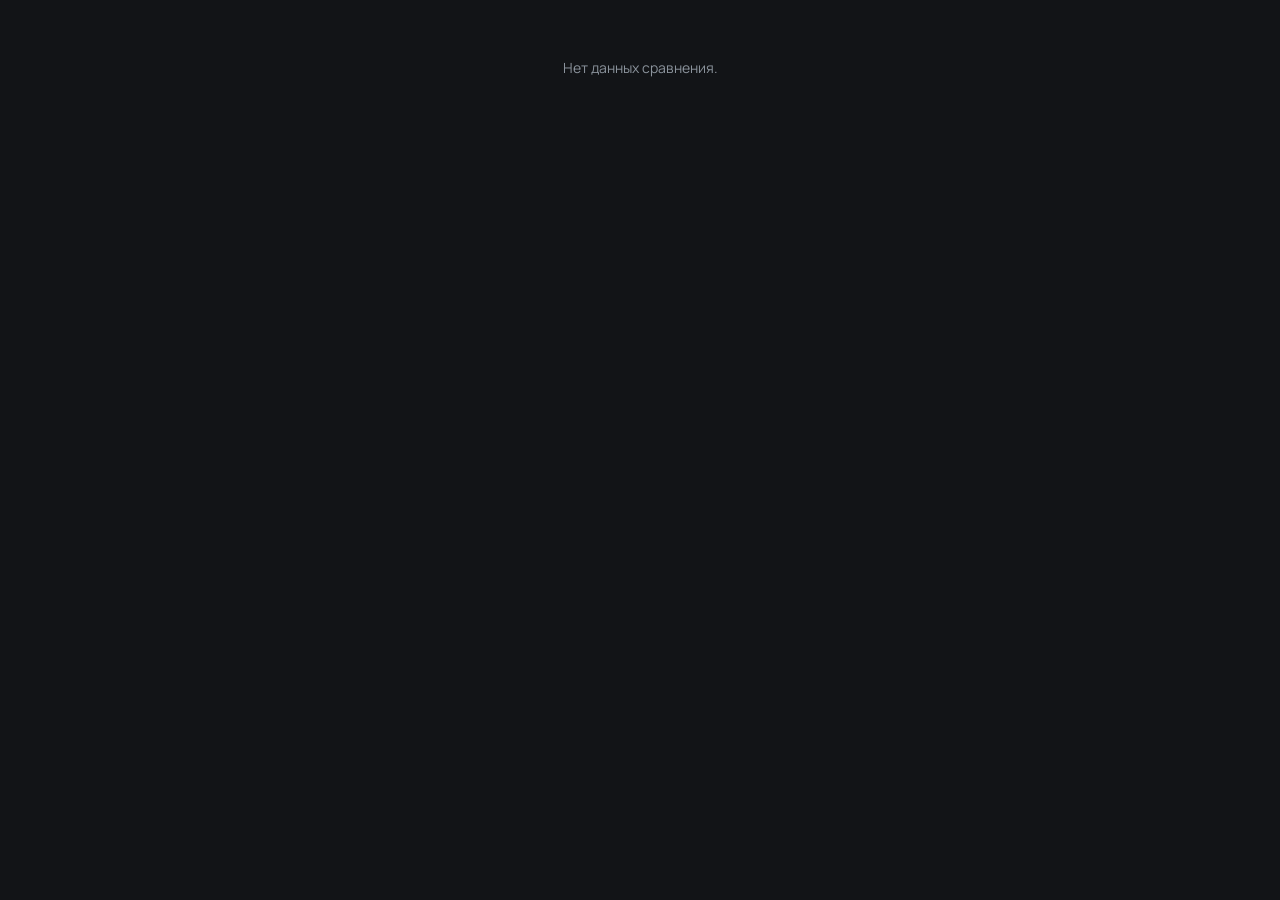
<file: paretogpu/frame/compare_view.html>
<!doctype html>
<html lang="ru">
<head>
<meta charset="utf-8">
<meta name="viewport" content="width=device-width, initial-scale=1">
<title>Сравнение</title>
<link rel="preconnect" href="https://fonts.googleapis.com">
<link rel="preconnect" href="https://fonts.gstatic.com" crossorigin>
<link href="https://fonts.googleapis.com/css2?family=Manrope:wght@400;500;600;700;800&family=IBM+Plex+Mono:wght@400;500;600&display=swap" rel="stylesheet">
<style>
:root {
  color-scheme: dark;
  --bg: #121417; --panel: #1a1e23; --text: #eceef0; --muted: #8b939c; --line: #2a3038;
  --accent: #34d399; --on-accent: #062a1d; --chip: #232830; --hover: #20252b;
  --cheap: #8bd99b; --medium: #e8c27a; --heavy: #f2877b; --info: #7fb2e5; --bar: #55606c;
  --part-px: #7fb2e5; --part-vx: #b9a3e0; --part-cs: #6cc4c4;
  --sans: Manrope, system-ui, "Segoe UI", sans-serif;
  --mono: "IBM Plex Mono", ui-monospace, "Cascadia Mono", Consolas, monospace;
}
* { box-sizing: border-box; }
body { margin: 0; background: var(--bg); color: var(--text); font: 14px/1.45 var(--sans); font-variant-numeric: tabular-nums; }
main { max-width: 1400px; margin: 0 auto; padding: 18px 20px 40px; }
h1 { font-size: 20px; margin: 0 0 10px; }
h2 { font-size: 15px; margin: 0 0 8px; }
.muted { color: var(--muted); } .small { font-size: 12px; }
.card { background: var(--panel); border: 1px solid var(--line); border-radius: 12px; padding: 14px 16px; margin-bottom: 14px; overflow-x: auto; }
.ab { display: grid; grid-template-columns: 1fr auto 1fr; gap: 12px; align-items: stretch; }
@media (max-width: 760px) { .ab { grid-template-columns: 1fr; } .ab .arrow { display: none; } }
.side { background: var(--chip); border-radius: 10px; padding: 10px 12px; }
.side .tag { display: inline-block; font-weight: 800; color: var(--bg); background: var(--muted); border-radius: 6px; padding: 0 7px; margin-right: 6px; }
.side.b .tag { background: var(--info); }
.side b { font-size: 14px; }
.arrow { align-self: center; font-size: 22px; color: var(--muted); }
.mode { margin-top: 10px; font-size: 13px; }
.warn { border-left: 3px solid var(--medium); background: color-mix(in srgb, var(--medium) 10%, transparent); padding: 8px 12px; border-radius: 6px; margin-top: 10px; font-size: 13px; }
.warn ul { margin: 0; padding-left: 18px; }
.seg { display: inline-flex; border: 1px solid var(--line); border-radius: 8px; overflow: hidden; }
.seg button { border: 0; background: transparent; color: var(--text); padding: 4px 10px; cursor: pointer; font: inherit; font-size: 13px; }
.seg button + button { border-left: 1px solid var(--line); }
.seg button.on { background: var(--accent); color: var(--on-accent); }
.kpis { display: grid; grid-template-columns: repeat(auto-fit, minmax(170px, 1fr)); gap: 10px; margin-top: 10px; }
.kpi { background: var(--chip); border-radius: 10px; padding: 10px 12px; }
.kpi .k { font-size: 12px; color: var(--muted); }
.kpi .v { font-size: 22px; font-weight: 800; font-variant-numeric: tabular-nums; }
.kpi .s { font-size: 12px; color: var(--muted); }
.good { color: var(--cheap); } .bad { color: var(--heavy); }
.decomp { margin-top: 12px; display: grid; grid-template-columns: 170px 1fr 120px; gap: 6px 10px; align-items: center; font-size: 13px; }
.dbar { position: relative; height: 12px; background: var(--chip); border-radius: 6px; }
.dbar .mid { position: absolute; left: 50%; top: -2px; bottom: -2px; width: 1px; background: var(--muted); }
.dbar i { position: absolute; top: 0; bottom: 0; border-radius: 6px; }
.num { text-align: right; font-variant-numeric: tabular-nums; white-space: nowrap; }
table { width: 100%; border-collapse: collapse; }
th, td { padding: 6px 8px; border-bottom: 1px solid var(--line); text-align: left; vertical-align: top; }
th { font-size: 12px; color: var(--muted); font-weight: 600; white-space: nowrap; }
td.n, th.n { text-align: right; font-variant-numeric: tabular-nums; white-space: nowrap; }
tr.row { cursor: pointer; } tr.row:hover td { background: var(--hover); }
tr.row.small td { opacity: .55; }
tr.det > td { background: var(--bg); padding: 10px 14px; }
.badge { display: inline-block; font-size: 11px; font-weight: 600; padding: 0 7px; border-radius: 999px; margin-left: 4px; white-space: nowrap; }
.badge.new { color: var(--info); background: color-mix(in srgb, var(--info) 14%, transparent); }
.badge.gone { color: var(--muted); background: var(--chip); }
.badge.mixed { color: var(--medium); background: color-mix(in srgb, var(--medium) 14%, transparent); }
.badge.flagbad { color: var(--heavy); background: color-mix(in srgb, var(--heavy) 12%, transparent); }
.badge.flaggood { color: var(--cheap); background: color-mix(in srgb, var(--cheap) 12%, transparent); }
.cell-bar { position: relative; height: 8px; width: 120px; background: var(--chip); border-radius: 4px; display: inline-block; vertical-align: middle; }
.cell-bar i { position: absolute; top: 0; bottom: 0; border-radius: 4px; }
.cell-bar .mid { position: absolute; left: 50%; top: -2px; bottom: -2px; width: 1px; background: var(--muted); }
.tools { display: flex; gap: 12px; align-items: center; flex-wrap: wrap; margin-bottom: 8px; }
input[type=search] { background: var(--panel); color: var(--text); border: 1px solid var(--line); border-radius: 8px; padding: 5px 9px; font: inherit; width: 240px; }
.var { border: 1px solid var(--line); border-radius: 10px; padding: 8px 10px; margin: 8px 0; background: var(--panel); }
.var .kw { font-family: var(--mono); font-size: 12px; color: var(--muted); word-break: break-all; }
.grid { display: grid; grid-template-columns: repeat(auto-fit, minmax(200px, 1fr)); gap: 6px 14px; margin-top: 6px; font-size: 12.5px; }
.grid .k { color: var(--muted); }
details summary { cursor: pointer; color: var(--muted); font-weight: 600; font-size: 13px; }
details p, details li { color: var(--muted); font-size: 13px; }
.split2 { display: flex; height: 10px; border-radius: 5px; overflow: hidden; background: var(--chip); }
.split2 i { display: block; height: 100%; }
.legend { display: flex; gap: 12px; font-size: 12px; color: var(--muted); flex-wrap: wrap; margin-top: 4px; }
.legend i { display: inline-block; width: 9px; height: 9px; border-radius: 2px; margin-right: 4px; vertical-align: -1px; }
.kwc { display: inline-block; font: 11.5px var(--mono); background: var(--chip); border-radius: 5px; padding: 0 6px; margin: 1px 0; }
.verdict { border-left: 4px solid var(--muted); background: var(--chip); border-radius: 8px; padding: 12px 14px; margin: 4px 0 6px; }
.verdict.va, .verdict.vb { border-left-color: var(--cheap); }
.verdict .vh { font-size: 19px; font-weight: 700; margin-bottom: 4px; }
.card h3 { font-size: 13.5px; margin: 18px 0 6px; }
tr.sel td { background: var(--chip); }
tr.subp td { color: var(--muted); font-size: 12.5px; }
th.grp { text-align: center; border-bottom: 0; }
/* tables of one pass share one grid: label 210px, every number 96px, A | B | B − A always in the same place */
table.cmp { width: auto; table-layout: fixed; }
table.cmp td, table.cmp th { overflow: hidden; text-overflow: ellipsis; }
table.cmp td.n { font-family: var(--mono); font-size: 12.5px; }
table.cmp .gl { border-left: 1px solid var(--line); }
table.chars { table-layout: fixed; }
.hot { color: var(--medium); }
.bnd { display: inline-block; font-size: 11.5px; font-weight: 600; padding: 0 7px; border-radius: 999px; background: var(--chip, #232830); cursor: help; white-space: nowrap; }
.bnd i { font-style: normal; font-weight: 400; color: var(--muted); }
.costhelp { color: var(--accent, #34d399); font-size: 12px; text-decoration: none; }
.costhelp:hover { text-decoration: underline; }
.abl { margin-top: 16px; }
.parts td { cursor: pointer; }
.parts tr.on td { background: color-mix(in srgb, var(--accent) 10%, transparent); }
.parts td.code, .codev td.code { font: 12.5px var(--mono); white-space: pre; overflow: hidden; text-overflow: ellipsis; max-width: 0; }
.parts tr.kid td { color: var(--muted); }
.codev { max-height: 560px; overflow: auto; border: 1px solid var(--line); border-radius: 8px; margin-top: 10px; }
.codev table { margin: 0; }
.codev td { padding: 1px 8px; border-bottom: 0; vertical-align: middle; }
.codev td.no { color: var(--muted); font: 11.5px var(--mono); text-align: right; width: 52px; user-select: none; }
.codev td.heat { width: 150px; }
.codev td.val { width: 64px; font: 11.5px var(--mono); text-align: right; color: var(--muted); }
.codev tr.part td { background: color-mix(in srgb, var(--accent) 9%, transparent); }
.codev tr.mv td { background: color-mix(in srgb, var(--info) 16%, transparent); }
.codev tr.sel td { background: color-mix(in srgb, var(--accent) 22%, transparent); }
.hb { height: 8px; border-radius: 4px; background: var(--heavy); opacity: .85; }
.hb.lo { background: var(--medium); }
.empty { padding: 40px; text-align: center; color: var(--muted); }
</style>
</head>
<body>
<main id="app"></main>
<script>
"use strict";
const D = /*COMPARE_DATA*/null;
const $ = s => document.querySelector(s);
const esc = s => String(s ?? "").replace(/[&<>"]/g, c => ({"&": "&amp;", "<": "&lt;", ">": "&gt;", '"': "&quot;"}[c]));
const M = x => x == null ? "—" : (x / 1e6).toFixed(Math.abs(x) < 1e7 ? 2 : 1);
const sM = x => (x > 0 ? "+" : x < 0 ? "−" : "±") + M(Math.abs(x));
const pct = (d, a) => !a ? (d ? "нов." : "0%") : (d > 0 ? "+" : d < 0 ? "−" : "±") + Math.abs(100 * d / a).toFixed(Math.abs(d / a) < 0.1 ? 1 : 0) + "%";
const cls = d => d < 0 ? "good" : d > 0 ? "bad" : "";
const num = x => x == null ? "—" : Math.round(x).toLocaleString("ru-RU");
const pr = x => x == null ? "—" : (+x).toFixed(2);
const when = t => t ? new Date(t * 1000).toLocaleString("ru-RU", {day: "2-digit", month: "2-digit", year: "2-digit", hour: "2-digit", minute: "2-digit"}) : "—";
const STAGE = {opaque: "непрозрачное", transparent: "прозрачное", post: "постобработка", shadow: "тени", prepass: "препасс",
  ui: "UI", compute: "compute", other: "прочее"};
const PART = {fragment: "пиксели", vertex: "вершины", compute: "compute"};
const UNIT = {fragment: "пикс.", vertex: "верш.", compute: "потоков"};
const FLAG = {spilling: "spilling", regs_gt32: "регистров > 32", low_fp16: "мало fp16", dynamic_loop: "динамический цикл", sfu_bound: "упор в SFU"};
// the pipes of a Mali shader core (malioc): the bound is the busiest one, its cycles are the price
const PIPE = {
  arith: ["A", "арифметика", "Арифметика: FMA, CVT и SFU вместе"],
  fma: ["FMA", "умножение/сложение", "FMA — умножение и сложение (+ * mad lerp dot). Упор: меньше математики, half вместо float"],
  cvt: ["CVT", "сравнения/типы", "CVT — сравнения, выбор и преобразования типов (min max clamp step ?:, half↔float). Упор: меньше сравнений и преобразований"],
  sfu: ["SFU", "спецфункции", "SFU — спецфункции (rcp sqrt exp log sin cos) и деление. Упор: заменить их приближениями"],
  ls: ["LS", "память", "LS — load/store: чтение буферов (свет Forward+, константы), спилл регистров, атомики. Упор: убрать спилл, меньше чтений буферов в циклах"],
  v: ["V", "varyings", "V — интерполяция varyings из вершинного шейдера. Упор: меньше varyings, передавать в half"],
  t: ["T", "текстуры", "T — выборки и фильтрация текстур. Упор: меньше выборок, ASTC, mip-map, проще фильтрация"],
};
const SITE_REF = location.protocol.startsWith("http") && /^(127\.0\.0\.1|localhost)$/.test(location.hostname)
  ? "/site/reference.html" : "https://maksatus.github.io/shader-math-cost/reference.html";
const SITE_COST = SITE_REF + "#cost";
const boundTag = b => b && b.length ? b.map(x => { const p = PIPE[x] || [x, "", ""];
  return `<span class="bnd" title="${esc(p[2] + " · клик — справочник")}" onclick="window.open(SITE_REF + '#fix', '_blank')">${esc(p[0])}${p[1] ? ` <i>${esc(p[1])}</i>` : ""}</span>`; }).join(" + ") : "—";
const costHelp = `<a href="${SITE_COST}" target="_blank" class="costhelp">как считается цена — справочник ↗</a>`;
const refLink = (id, text) => `<a href="${SITE_REF}#${id}" target="_blank" class="costhelp">${text} — справочник ↗</a>`;
let core = D && D.main_core, hideSmall = true, query = "", open = new Set();

function bar(d, max, w = 120) {
  const f = max ? Math.min(1, Math.abs(d) / max) : 0;
  const style = d < 0 ? `right:50%;width:${50 * f}%;background:var(--cheap)` : `left:50%;width:${50 * f}%;background:var(--heavy)`;
  return `<span class="cell-bar" style="width:${w}px"><span class="mid"></span><i style="${style}"></i></span>`;
}

function side(i, tag) {
  return `<div class="side ${tag === "B" ? "b" : ""}"><span class="tag">${tag}</span><b>${esc(i.snapshot || "?")}</b>
    <div class="small muted">расчёт ${when(i.computed_at)} · ${esc(i.project || "")}</div>
    <div class="small muted">${esc(i.api || "")} · malioc ${esc(i.malioc || "?")}${i.resolution ? " · " + i.resolution.join("×") : ""}${i.quality ? " · " + esc(i.quality) : ""}</div></div>`;
}

function render() {
  if (!D) { $("#app").innerHTML = `<div class="empty">Нет данных сравнения.</div>`; return; }
  if (D.kind === "materials") return renderMaterials();
  if (D.kind === "material") return renderMaterial();
  if (D.kind === "hotspots") return renderHotspots();
  const x = D.by_core[core];
  const head = `<div class="card"><h1>Сравнение кадров</h1>
    <div class="ab">${side(D.a, "A")}<div class="arrow">→</div>${side(D.b, "B")}</div>
    <div class="mode">${D.same_frame
      ? "<b>Тот же снимок, посчитанный дважды.</b> Пиксели и вершины одинаковые, поэтому вся разница — это цена шейдеров."
      : "<b>Два разных снимка.</b> Разница складывается из цены шейдеров и объёма работы: ракурс, сцена, LOD, анимации. Ниже они разделены."}</div>
    ${D.warnings.length ? `<div class="warn"><ul>${D.warnings.map(w => `<li>${esc(w)}</li>`).join("")}</ul></div>` : ""}
    <p class="small" style="margin:10px 0 0">${refLink("compare-frames", "Как читать сравнение")}</p></div>`;
  if (!x) { $("#app").innerHTML = head; return; }
  const cores = D.cores.length > 1 ? `<div class="seg" id="cores">${D.cores.map(c => `<button data-c="${esc(c)}" class="${c === core ? "on" : ""}">${esc(c)}${c === D.main_core ? " ★" : ""}</button>`).join("")}</div>` : `<b>${esc(core)}</b>`;
  const maxPart = Math.max(Math.abs(x.price), Math.abs(x.work), Math.abs(x.mix), 1);
  const part = (name, v, note) => `<div>${name}<div class="small muted">${note}</div></div><div class="dbar"><span class="mid"></span><i style="${v < 0 ? `right:50%;width:${50 * Math.abs(v) / maxPart}%;background:var(--cheap)` : `left:50%;width:${50 * Math.abs(v) / maxPart}%;background:var(--heavy)`}"></i></div><div class="num ${cls(v)}"><b>${sM(v)}</b> млн</div>`;
  const sp = (s, k) => s ? 100 * x.split[k][s] / Math.max(x.split.fragment[s] + x.split.vertex[s] + x.split.compute[s], 1) : 0;
  const splitBar = s => `<div class="split2"><i style="width:${sp(s, "fragment")}%;background:var(--part-px)"></i><i style="width:${sp(s, "vertex")}%;background:var(--part-vx)"></i><i style="width:${sp(s, "compute")}%;background:var(--part-cs)"></i></div>`;
  const summary = `<div class="card"><div class="tools"><h2 style="margin:0">Итог кадра</h2><span style="flex:1"></span><span class="small muted">Ядро</span>${cores}</div>
    <div class="kpis">
      <div class="kpi"><div class="k">A, было</div><div class="v">${M(x.a)}</div><div class="s">млн циклов</div></div>
      <div class="kpi"><div class="k">B, стало</div><div class="v">${M(x.b)}</div><div class="s">млн циклов</div></div>
      <div class="kpi"><div class="k">Разница</div><div class="v ${cls(x.delta)}">${sM(x.delta)}</div><div class="s ${cls(x.delta)}">${pct(x.delta, x.a)} ${x.delta < 0 ? "дешевле" : x.delta > 0 ? "дороже" : ""}</div></div>
    </div>
    <div class="decomp">${part("Цена шейдеров", x.price, "сами шейдеры")}${part("Объём работы", x.work, "пиксели, вершины, потоки")}${part("Состав вариантов", x.mix, "новые и пропавшие")}</div>
    <div style="display:grid;grid-template-columns:30px 1fr;gap:4px 8px;align-items:center;margin-top:14px;font-size:12px">
      <b>A</b>${splitBar("a")}<b>B</b>${splitBar("b")}</div>
    <div class="legend"><span><i style="background:var(--part-px)"></i>пиксели ${M(x.split.fragment.a)} → ${M(x.split.fragment.b)}</span>
      <span><i style="background:var(--part-vx)"></i>вершины ${M(x.split.vertex.a)} → ${M(x.split.vertex.b)}</span>
      <span><i style="background:var(--part-cs)"></i>compute ${M(x.split.compute.a)} → ${M(x.split.compute.b)}</span></div></div>`;
  const smax = Math.max(...x.stages.map(s => Math.abs(s.delta)), 1);
  const stages = `<div class="card"><h2>По стадиям кадра</h2><table><tr><th>Стадия</th><th class="n">A</th><th class="n">B</th><th class="n">Разница</th><th class="n"></th><th></th></tr>
    ${x.stages.map(s => `<tr><td>${esc(STAGE[s.stage] || s.stage)}</td><td class="n">${M(s.a)}</td><td class="n">${M(s.b)}</td>
      <td class="n ${cls(s.delta)}">${sM(s.delta)}</td><td class="n ${cls(s.delta)}">${pct(s.delta, s.a)}</td><td>${bar(s.delta, smax)}</td></tr>`).join("")}</table></div>`;
  const small = s => Math.abs(s.delta) < 0.001 * Math.max(x.a, x.b);
  let rows = x.shaders.filter(s => !query || s.shader.toLowerCase().includes(query));
  const hidden = hideSmall ? rows.filter(small).length : 0;
  if (hideSmall) rows = rows.filter(s => !small(s));
  const dmax = Math.max(...rows.map(s => Math.abs(s.delta)), 1);
  const tbl = rows.map((s, i) => {
    const id = s.shader;
    const badges = (s.status === "new" ? `<span class="badge new">новый</span>` : s.status === "gone" ? `<span class="badge gone">пропал</span>` : s.status === "mixed" ? `<span class="badge mixed">варианты поменялись</span>` : "")
      + s.flags_added.map(f => `<span class="badge flagbad">+ ${esc(FLAG[f] || f)}</span>`).join("") + s.flags_removed.map(f => `<span class="badge flaggood">− ${esc(FLAG[f] || f)}</span>`).join("");
    return `<tr class="row ${small(s) ? "small" : ""}" data-id="${esc(id)}"><td>${open.has(id) ? "▾" : "▸"} <b>${esc(s.shader)}</b>${badges}</td>
      <td class="n">${M(s.a)}</td><td class="n">${M(s.b)}</td><td class="n ${cls(s.delta)}"><b>${sM(s.delta)}</b></td><td class="n ${cls(s.delta)}">${pct(s.delta, s.a)}</td>
      <td>${bar(s.delta, dmax)}</td><td class="n ${cls(s.price)}">${Math.abs(s.price) > 1 ? sM(s.price) : "·"}</td><td class="n ${cls(s.work)}">${Math.abs(s.work) > 1 ? sM(s.work) : "·"}</td>
      <td class="n ${cls(s.mix)}">${Math.abs(s.mix) > 1 ? sM(s.mix) : "·"}</td></tr>` + (open.has(id) ? `<tr class="det"><td colspan="9">${details(s)}</td></tr>` : "");
  }).join("");
  const shaders = `<div class="card"><div class="tools"><h2 style="margin:0">По шейдерам</h2><span class="small muted">клик по строке — варианты и события</span><span style="flex:1"></span>
      <input type="search" id="q" placeholder="Найти шейдер…" value="${esc(query)}">
      <label class="small"><input type="checkbox" id="hs" ${hideSmall ? "checked" : ""}> скрыть изменения меньше 0.1% кадра${hidden ? ` (${hidden})` : ""}</label></div>
    <table><tr><th>Шейдер</th><th class="n">A</th><th class="n">B</th><th class="n">Разница</th><th class="n"></th><th></th><th class="n">цена</th><th class="n">объём</th><th class="n">состав</th></tr>
    ${tbl || `<tr><td colspan="9" class="muted">Нет изменений${hidden ? " крупнее 0.1% кадра" : ""}.</td></tr>`}</table></div>`;
  $("#app").innerHTML = head + summary + stages + shaders;
  document.querySelectorAll("#cores button").forEach(b => b.onclick = () => { core = b.dataset.c; render(); });
  const q = $("#q");
  q.oninput = () => { query = q.value.toLowerCase(); const p = q.selectionStart; render(); const n = $("#q"); n.focus(); n.setSelectionRange(p, p); };
  $("#hs").onchange = e => { hideSmall = e.target.checked; render(); };
  document.querySelectorAll("tr.row").forEach(tr => tr.onclick = () => { const id = tr.dataset.id; open.has(id) ? open.delete(id) : open.add(id); render(); });
}

function details(s) {
  const same = s.variants.filter(v => v.status === "both" && Math.abs(v.delta) < 1);
  const shown = s.variants.filter(v => !same.includes(v));
  return (shown.length ? shown : same).map(v => {
    const st = v.status === "new" ? `<span class="badge new">только в B</span>` : v.status === "gone" ? `<span class="badge gone">только в A</span>` : "";
    const a = v.stats_a || {}, b = v.stats_b || {};
    const ch = (k, label, f = x => x ?? "—") => (a[k] != null || b[k] != null) ? `<div><span class="k">${label}:</span> ${v.status === "both" ? `${f(a[k])} → ${f(b[k])}` : f((v.stats_b || v.stats_a)[k])}</div>` : "";
    const parts = Object.entries(v.stages).map(([k, p]) => `<div><span class="k">${PART[k]}:</span> ${v.status === "both"
      ? `${num(p.work_a)} → ${num(p.work_b)} ${UNIT[k]} × ${pr(p.price_a)} → ${pr(p.price_b)} цикл.` : `${num(p.work_a ?? p.work_b)} ${UNIT[k]} × ${pr(p.price_a ?? p.price_b)} цикл.`}</div>`).join("");
    const flags = v.status === "both" ? v.flags_added.map(f => `<span class="badge flagbad">+ ${esc(FLAG[f] || f)}</span>`).join("") + v.flags_removed.map(f => `<span class="badge flaggood">− ${esc(FLAG[f] || f)}</span>`).join("")
      : ((v.stats_b || v.stats_a).flags || []).map(f => `<span class="badge gone">${esc(FLAG[f] || f)}</span>`).join("");
    const evs = v.events.map(e => `<tr><td>${esc(e.object || "—")}</td><td>${esc(STAGE[e.stage] || e.stage || "")}</td>
      <td class="n">${e.index_a != null ? "#" + (e.index_a + 1) : "—"} / ${e.index_b != null ? "#" + (e.index_b + 1) : "—"}</td>
      <td class="n">${num(e.pixels_a)} → ${num(e.pixels_b)}</td><td class="n">${e.a == null ? "—" : M(e.a)}</td><td class="n">${e.b == null ? "—" : M(e.b)}</td>
      <td class="n ${cls(e.delta)}">${sM(e.delta)}</td></tr>`).join("");
    return `<div class="var"><div><b>${esc(v.pass || "")}</b> ${st} <span class="${cls(v.delta)}" style="float:right"><b>${sM(v.delta)}</b> млн (${M(v.a)} → ${M(v.b)})</span></div>
      <div class="kw">${esc(v.keywords.join(" ") || "без keywords")}</div>
      ${v.status === "both" ? `<div class="small" style="margin-top:4px">цена <b class="${cls(v.price)}">${sM(v.price)}</b> · объём <b class="${cls(v.work)}">${sM(v.work)}</b></div>` : ""}
      <div class="grid">${parts}${ch("px_regs", "регистры пикселя")}${ch("vtx_regs", "регистры вершины")}${ch("px_fp16", "fp16 пикселя, %")}
        ${ch("px_bound", "упор пикселя", boundTag)}${ch("px_path", "путь пикселя")}</div>
      ${flags ? `<div style="margin-top:6px">${flags}</div>` : ""}
      ${evs ? `<details style="margin-top:6px"><summary>События (${v.events_count}${v.events_count > v.events.length ? `, показаны ${v.events.length} с наибольшей разницей` : ""})</summary>
        <table style="margin-top:4px"><tr><th>Объект</th><th>Стадия</th><th class="n">Номер A / B</th><th class="n">Пиксели</th><th class="n">A</th><th class="n">B</th><th class="n">Разница</th></tr>${evs}</table></details>` : ""}</div>`;
  }).join("") + (shown.length && same.length ? `<div class="small muted">Ещё ${same.length} ${same.length === 1 ? "вариант" : "вариантов"} без изменений: ${same.map(v => esc(v.pass || v.variant)).join(", ")}</div>` : "");
}
/* ---------- one material: its shader and what every line costs (python -m paretogpu matshader) ---------- */
let ablMetric = null, ablPart = {}, ablCore = null;
const METRICS = {price: ["Экономия цены", "Насколько упадёт цена шейдера (циклы самого загруженного блока), если убрать часть"],
  arith: ["A", "Арифметика: FMA, CVT, SFU"], ls: ["LS", "Память: буферы, спилл регистров"], v: ["V", "Varyings"], t: ["T", "Текстуры"]};
const mInc = (row, m) => !row || row.error ? null : m === "price" ? row.price : (row.incl || {})[m];
const mSelf = (row, m) => !row || row.error ? null : m === "price" ? row.self_price : (row.self || {})[m];

function singlePipes(x, k, n) {
  const g = x && x[k + "_pipes"];
  if (!g) return "";
  const l = g.longest[n], top = Math.max(...["arith", "ls", "v", "t"].filter(p => l[p] != null).map(p => l[p]));
  const rows = PIPES.filter(([key]) => [l, g.shortest, g.total].some(c => c && c[key] != null)).map(([key, label, sub]) => {
    const hot = ["arith", "ls", "v", "t"].includes(key) && Math.abs(l[key] - top) < 1e-6;
    return `<tr${sub ? ` class="subp"` : ""}><td title="${esc(PIPE[key][2])}" style="cursor:help">${sub ? "&nbsp;&nbsp;&nbsp;" : ""}${label}</td>
      <td class="n">${hot ? `<b class="hot" title="Самый загруженный блок: его циклы и есть цена (упор)">${c1(l[key])} ●</b>` : c1(l[key])}</td>
      <td class="n gl">${c1(g.shortest && g.shortest[key])}</td><td class="n gl">${c1(g.total && g.total[key])}</td></tr>`;
  }).join("");
  return `<table class="cmp">${cols(3)}<tr><th>Конвейер</th><th class="n" title="Самый дорогой путь: каждый if идёт по более дорогой ветке. По нему считается цена">Длинный путь${byNs(x, k) ? ` (n = ${n})` : ""}</th>
    <th class="n gl" title="Все if идут по дешёвой ветке">Короткий</th><th class="n gl" title="Каждая инструкция один раз: объём кода, а не время">Всего</th></tr>${rows}</table>`;
}

const ABL = {}, ablMove = {}, ablCode = {};
// the ablation of one shader stage: its costliest parts, the candidates for the vertex shader, its code with heat
function ablationBlock(key, a, opts = {}) {
  if (!a) return "";
  if (a.error) return `<div class="warn">Разбор по строкам: ${esc(a.error)}</div>`;
  ABL[key] = a;
  const cores = Object.keys(a.by_core);
  const c = cores.includes(core) ? core : cores[0];
  const x = a.by_core[c];
  if (x.base.error) return `<div class="warn">Разбор по строкам на ${esc(c)}: ${esc(x.base.error)}</div>`;
  const ids = Object.keys(a.statements);
  const roots = ids.filter(id => a.statements[id].parent == null && x.stmts[id] && !x.stmts[id].error);
  let m = ablMetric;
  if (!m) m = roots.some(id => (x.stmts[id].price || 0) > 0) ? "price" : "arith";
  const baseV = m === "price" ? x.base.price : x.base.pipes[m];
  const share = v => baseV ? p0(Math.max(0, v) / baseV) : "";
  const sel = ablPart[key];
  const sub = id => [id, ...(a.statements[id].children || []).flatMap(sub)];
  const inPart = new Set(sel != null ? sub(String(sel)).map(String) : []);
  const mv = (a.vertex_candidates || []).find(v => String(v.id) === String(ablMove[key]));
  const inMove = new Set(mv ? mv.chain.map(String) : []);
  const byM = (u, w) => (mInc(x.stmts[w], m) || 0) - (mInc(x.stmts[u], m) || 0) || ((x.stmts[w].incl || {}).arith || 0) - ((x.stmts[u].incl || {}).arith || 0);
  roots.sort(byM);
  const st = id => a.statements[id];
  const line = id => st(id).line + 1;
  const loopMark = id => st(id).loop ? ` <span class="lp" title="Строка в динамическом цикле: её цена — за n = ${a.n} итераций">↻</span>` : "";
  const pipesOf = row => ["arith", "ls", "v", "t"].filter(p => Math.abs(row.incl[p] || 0) >= 0.01).map(p => `${PIPE[p][0]} ${c1(row.incl[p])}`).join(" · ");
  const partRow = (id, kid) => { const row = x.stmts[id], v = mInc(row, m), n = sub(id).length, ex = st(id).explain;
    return `<tr class="${kid ? "kid" : ""} ${String(sel) === String(id) ? "on" : ""}" data-part="${id}" data-key="${key}"><td class="n">${line(id)}</td>
      <td class="code" title="${esc(st(id).text)}">${kid ? "↳ " : ""}${esc(st(id).text)}</td>
      <td class="small" title="${esc(ex ? ex.text : "")}">${esc(ex ? ex.text : "")}</td><td class="n">${n > 1 ? n : ""}</td>
      <td class="n"><b>${c1(v)}</b>${loopMark(id)}</td><td class="n">${share(v)}</td><td class="small muted">${pipesOf(row)}</td></tr>`; };
  const top = opts.top || 15;
  const rows = roots.slice(0, top).map(id => partRow(id) + (String(sel) === String(id)
    ? (st(id).children || []).filter(k => x.stmts[k] && !x.stmts[k].error).sort(byM).slice(0, 12).map(k => partRow(k, true)).join("") : "")).join("");
  const metricSeg = `<div class="seg" data-metrics="1">${Object.entries(METRICS).filter(([k]) => k === "price" || x.base.pipes[k] != null)
    .map(([k, [t, tip]]) => `<button data-m="${k}" title="${esc(tip)}" class="${k === m ? "on" : ""}">${t}</button>`).join("")}</div>`;
  // candidates for the vertex shader: what moving each saves is its own ablation (the same new varying)
  const cands = (a.vertex_candidates || []).map(v => ({...v, row: x.stmts[v.id]})).sort((u, w) => (mInc(w.row, m) || 0) - (mInc(u.row, m) || 0));
  const moves = cands.length ? `<h3>Можно посчитать в вертексе <span class="muted small" title="Значения, аффинные по varying с коэффициентами из свойств: их можно точно посчитать в вершинном шейдере и передать через Custom Interpolator">${cands.length} · ${refLink("vertex-move", "что это")}</span></h3>
    <table class="cmp parts">${`<colgroup><col style="width:56px"><col style="width:400px"><col style="width:250px"><col style="width:70px"><col style="width:90px"><col style="width:70px"><col style="width:70px"></colgroup>`}
      <tr><th class="n">Строка</th><th title="Значение, которое станет новым varying; клик — его цепочка в коде">Значение</th><th>Что это</th>
      <th class="n" title="Сколько компонент займёт в varyings">Компонент</th>
      <th class="n" title="${esc(METRICS[m][1])}: столько сэкономит пиксельный шейдер (с учётом нового varying)">${esc(METRICS[m][0])}</th>
      <th class="n" title="Доля от цены шейдера">Доля</th><th class="n" title="Строк в цепочке, которая переедет в вертекс">Строк</th></tr>
      ${cands.slice(0, top).map(v => { const val = mInc(v.row, m);
        return `<tr class="${mv && mv.id === v.id ? "on" : ""}" data-move="${v.id}" data-key="${key}"><td class="n">${v.line + 1}</td>
        <td class="code" title="${esc(v.text)}">${esc(v.text)}</td><td class="small">${esc(v.label)}</td><td class="n">${v.width}</td>
        <td class="n ${val > 0 ? "good" : "muted"}"><b>${c1(val)}</b></td><td class="n">${val > 0 ? share(val) : ""}</td><td class="n">${v.chain.length}</td></tr>`; }).join("")}</table>
    ${a.varyings ? `<div class="small muted" title="Mali интерполирует varyings по 4 компоненты; у vec3 и vec2 свободные компоненты можно занять без нового слота">varyings сейчас: ${a.varyings.varyings}, свободных компонент в них: ${a.varyings.free_components}</div>` : ""}` : "";
  const showCode = opts.code !== false || ablCode[key];
  const maxSelf = Math.max(...ids.map(id => mSelf(x.stmts[id], m) || 0), 1e-9);
  const code = !showCode ? "" : a.lines.map(l => { const id = l.stmt, row = id != null ? x.stmts[id] : null, v = mSelf(row, m);
    const w = v ? Math.max(2, 100 * v / maxSelf) : 0;
    const cl = id != null && inPart.has(String(id)) ? (String(id) === String(sel) ? "sel" : "part") : id != null && inMove.has(String(id)) ? "mv" : "";
    return `<tr id="L-${key}-${l.no}" class="${cl}"${id != null ? ` data-part="${id}" data-key="${key}" style="cursor:pointer"` : ""}>
      <td class="no">${l.no}</td><td class="heat">${w ? `<div class="hb ${v < maxSelf / 4 ? "lo" : ""}" style="width:${w}%"></div>` : ""}</td>
      <td class="val">${v ? c1(v) : ""}</td><td class="code">${esc(l.text)}</td></tr>`; }).join("");
  return `<div class="abl"><h3>Самые тяжёлые части <span class="muted small">${esc(c)}, GLES, n = ${a.n} · ${refLink("ablation", "как считается")}</span></h3>
    <div class="tools" style="margin:0 0 6px"><span class="small muted" title="По какому блоку сортировать части и красить строки">Сортировать по</span>${metricSeg}
      <span class="small muted" title="Цена этого шейдера в GLES на ${esc(c)} при n = ${a.n}">из ${c1(baseV)} ${m === "price" ? "циклов цены" : "циклов " + PIPE[m][0]}</span></div>
    <table class="cmp parts">${`<colgroup><col style="width:56px"><col style="width:400px"><col style="width:300px"><col style="width:50px"><col style="width:80px"><col style="width:60px"><col style="width:220px"></colgroup>`}
      <tr><th class="n" title="Строка в коде шейдера">Строка</th><th title="Последняя строка части; клик — её строки в коде и самые дорогие подчасти">Часть</th>
      <th title="Что делает часть: выборки текстур, чтение буферов, sin, деления… (по всем её строкам)">Что внутри</th>
      <th class="n" title="Сколько строк кода в части: строка и всё, что без неё стало бы мёртвым кодом">Строк</th>
      <th class="n" title="${esc(METRICS[m][1])}: насколько упадёт, если убрать часть">${esc(METRICS[m][0])}</th><th class="n" title="Доля от цены шейдера">Доля</th>
      <th title="Насколько упадёт каждый блок, если убрать часть">По блокам</th></tr>${rows}</table>
    ${moves}
    <h3>Код <span class="muted small" title="Полоса и число — собственная цена строки: без строк её части">собственная цена строки · клик — её часть</span></h3>
    ${showCode ? `<div class="codev" id="code-${key}"><table>${code}</table></div>` : `<button class="btn" data-code="${key}">Показать код (${a.lines.length} строк)</button>`}</div>`;
}

// clicks of the ablation blocks: a part, a vertex candidate, the code, the metric
function bindAbl() {
  const scrollTo = (kk, line) => { const row = line && document.getElementById(`L-${kk}-${line}`);
    if (row) { const box = row.closest(".codev"); box.scrollTop = row.offsetTop - box.clientHeight / 2; } };
  document.querySelectorAll("[data-part]").forEach(el => el.onclick = () => {
    const kk = el.dataset.key, id = el.dataset.part;
    ablPart[kk] = String(ablPart[kk]) === id && el.closest(".parts") ? null : id;
    ablMove[kk] = null; ablCode[kk] = true;
    render();
    const a = ABL[kk];
    scrollTo(kk, ablPart[kk] != null && a.statements[ablPart[kk]] ? a.statements[ablPart[kk]].line + 1 : null);
  });
  document.querySelectorAll("[data-move]").forEach(el => el.onclick = () => {
    const kk = el.dataset.key, id = el.dataset.move;
    ablMove[kk] = String(ablMove[kk]) === id ? null : id;
    ablPart[kk] = null; ablCode[kk] = true;
    render();
    const v = (ABL[kk].vertex_candidates || []).find(c => String(c.id) === id);
    scrollTo(kk, v && ablMove[kk] != null ? v.line + 1 : null);
  });
  document.querySelectorAll("[data-code]").forEach(el => el.onclick = () => { ablCode[el.dataset.code] = true; render(); });
  document.querySelectorAll("[data-metrics] button").forEach(b => b.onclick = () => { ablMetric = b.dataset.m; render(); });
}

/* ---------- why the heaviest shaders of a frame are heavy (python -m paretogpu hotspots) ---------- */
function renderHotspots() {
  core = D.core;
  const STAGE_RU = {fragment: "Пиксельный шейдер", vertex: "Вершинный шейдер"};
  const topPart = a => { if (!a || a.error) return null;
    const x = a.by_core[D.core]; if (!x || x.base.error) return null;
    const ids = Object.keys(a.statements).filter(id => x.stmts[id] && !x.stmts[id].error);
    // the costliest part below the shader's output: a root that is not almost the whole shader
    const roots = ids.filter(id => a.statements[id].parent == null).sort((u, w) => (x.stmts[w].price || 0) - (x.stmts[u].price || 0));
    const kids = id => (a.statements[id].children || []).filter(k => x.stmts[k] && !x.stmts[k].error).sort((u, w) => (x.stmts[w].price || 0) - (x.stmts[u].price || 0));
    let id = roots[0];
    while (id != null && x.stmts[id].price > 0.75 * x.base.price && kids(id).length && x.stmts[kids(id)[0]].price > 0.25 * x.base.price) id = kids(id)[0];
    return id == null ? null : {text: a.statements[id].explain.text, line: a.statements[id].line + 1, price: x.stmts[id].price, base: x.base.price};
  };
  const head = `<div class="card"><h1>Почему тяжёлые шейдеры</h1>
    <div class="mode small muted">Снимок <b>${esc(D.snapshot)}</b> · ${esc(D.core)} · цены кадра — ${esc(D.api || "")}, разбор строк — GLES · malioc ${esc(D.malioc || "?")} · расчёт ${when(D.computed_at)}</div>
    ${D.warnings.length ? `<div class="warn"><ul>${D.warnings.map(w => `<li>${esc(w)}</li>`).join("")}</ul></div>` : ""}
    <p class="small" style="margin:10px 0 0">${refLink("hotspots", "Как читать")} · ${costHelp}</p></div>`;
  const overview = `<div class="card"><h2>Самые дорогие шейдеры кадра</h2><table class="cmp parts">
    <colgroup><col style="width:40px"><col style="width:420px"><col style="width:80px"><col style="width:480px"><col style="width:90px"></colgroup>
    <tr><th class="n">#</th><th>Шейдер · проход</th><th class="n" title="Доля в цене кадра на ${esc(D.core)}">% кадра</th>
    <th title="Самая дорогая часть пиксельного шейдера ниже его выхода и что в ней">Что тяжёлое</th><th class="n" title="Кандидатов на перенос в вертекс">В вертекс</th></tr>
    ${D.shaders.map((it, i) => { const t = topPart((it.ablation || {}).fragment) || topPart((it.ablation || {}).vertex);
      const nm = ((it.ablation || {}).fragment || {}).vertex_candidates;
      return `<tr data-go="hs-${i}"><td class="n">${i + 1}</td><td class="code" title="${esc(it.variant)}">${esc(it.shader)} · ${esc(it.pass || "")}</td>
        <td class="n"><b>${pct(it.share || 0, 1).replace("+", "")}</b></td>
        <td class="small">${t ? `${esc(t.text)} <span class="muted">· строка ${t.line}, ${p0(Math.max(0, t.price) / (t.base || 1))} цены</span>` : `<span class="muted">${esc((((it.ablation || {}).fragment || {}).error) || "—")}</span>`}</td>
        <td class="n">${nm && nm.length ? nm.length : ""}</td></tr>`; }).join("")}</table></div>`;
  const cards = D.shaders.map((it, i) => {
    const pxPrice = it.pixels ? it.fragment / it.pixels : null;
    return `<div class="card" id="hs-${i}"><h2>#${i + 1} ${esc(it.shader)} <span class="muted">· ${esc(it.pass || "")}</span>
        <span class="badge" style="background:var(--chip)">${pct(it.share || 0, 1).replace("+", "")} кадра</span></h2>
      <div class="small">${kws(it.keywords || [])}</div>
      <div class="small muted" style="margin-top:4px">${num(it.events)} событий · ${num(it.pixels)} пикс. · ${num(it.vertices)} верш.${pxPrice != null ? ` · в кадре ${c1(pxPrice)} цикл./пикс. (${esc(D.api || "")})` : ""}</div>
      ${Object.entries(it.ablation || {}).map(([stage, a]) => `<h3 style="margin-top:14px">${STAGE_RU[stage] || stage}</h3>${ablationBlock(`${i}:${stage}`, a, {code: false, top: 8})}`).join("")}</div>`;
  }).join("");
  $("#app").innerHTML = head + overview + cards;
  document.querySelectorAll("[data-go]").forEach(el => { el.style.cursor = "pointer"; el.onclick = () => document.getElementById(el.dataset.go).scrollIntoView({behavior: "smooth"}); });
  bindAbl();
}

function renderMaterial() {
  const M_ = D.m, n = String(selN), k = selPart;
  const stage = k === "px" ? "fragment" : "vertex";
  const looped = M_.passes.some(p => Object.values(PR(p)).some(x => x.looped));
  const head = `<div class="card"><h1>Материал</h1>
    <div class="side"><b>${esc(M_.material)}</b>
      <div class="small muted" style="font-family:var(--mono);word-break:break-all">${esc(M_.path)}</div>
      <div class="small" style="margin-top:4px">${esc(M_.shader)}</div><div class="small" style="margin-top:4px">${kws(M_.keywords)}</div></div>
    <div class="mode small muted">Расчёт ${when(D.computed_at)} · malioc ${esc(D.malioc || "?")} · ${esc(D.project)}</div>
    ${D.warnings.length ? `<div class="warn"><ul>${D.warnings.map(w => `<li>${esc(w)}</li>`).join("")}</ul></div>` : ""}
    <p class="small" style="margin:10px 0 0">${refLink("ablation", "Как читать")} · ${costHelp}</p></div>`;
  if (!D.cores.length) { $("#app").innerHTML = head; return; }
  const cores = D.cores.length > 1 ? `<div class="seg" id="cores">${D.cores.map(c => `<button data-c="${esc(c)}" class="${c === core ? "on" : ""}">${esc(c)}${c === D.main_core ? " ★" : ""}</button>`).join("")}</div>` : `<b>${esc(core)}</b>`;
  const parts = `<div class="seg" id="parts">${Object.entries(PARTS).map(([kk, [t]]) => `<button data-k="${kk}" class="${kk === selPart ? "on" : ""}">${t}</button>`).join("")}</div>`;
  const apis = (D.apis || [D.api]).length > 1 ? `<div class="seg" id="apis">${D.apis.map(x => `<button data-a="${esc(x)}" class="${x === selApi ? "on" : ""}">${API_NAME[x] || esc(x)}</button>`).join("")}</div>` : "";
  const nsel = looped ? `<span class="small muted">n циклов</span><div class="seg" id="ns">${D.ns.map(v => `<button data-n="${v}" class="${v === selN ? "on" : ""}">${v}</button>`).join("")}</div>` : "";
  const tools = `<div class="card" style="padding:10px 16px"><div class="tools" style="margin:0">${parts}${apis}<span class="small muted" style="margin-left:8px">Ядро</span>${cores}<span style="flex:1"></span>${nsel}</div></div>`;
  const cards = M_.passes.map((p, pi) => {
    const x = PR(p)[core];
    const a = (p.ablation || {})[stage];
    const price = x ? x[k][n] : null;
    const bound = boundTag(x && x[k + "_bound"]);
    const flags = (x && x.flags || []).map(f => `<span class="badge flagbad">${esc(FLAG[f] || f)}</span>`).join(" ");
    const facts = x ? `<div class="kpis"><div class="kpi"><div class="k">${PARTS[k][0]}</div><div class="v">${c1(price)}</div>
        <div class="s">циклов на ${PARTS[k][1]} · ${API_NAME[selApi] || esc(selApi)}${byNs(x, k) ? `, n = ${n}` : ""}</div></div>
      <div class="kpi"><div class="k">Упор</div><div class="v" style="font-size:16px;margin-top:6px">${bound}</div></div>
      <div class="kpi"><div class="k">Регистры</div><div class="v">${c1(k === "px" ? x.px_regs : x.vtx_regs)}</div>${k === "px" && x.px_fp16 != null ? `<div class="s">fp16 ${x.px_fp16}%</div>` : ""}</div></div>
      ${flags ? `<div style="margin-top:8px">${flags}</div>` : ""}` : `<div class="warn">${esc(p.error || "нет цены на этом ядре")}</div>`;
    return `<div class="card"><h2>Проход ${esc(p.pass)}</h2>${facts}
      <div class="small" style="margin-top:8px"><span class="muted" title="Keywords материала + глобальные keywords пайплайна для прохода">Keywords варианта:</span> ${kws(p.keywords)}</div>
      <h3>По конвейерам <span class="muted small">${esc(core)}, ${API_NAME[selApi] || esc(selApi)}</span></h3>${singlePipes(x, k, n)}
      ${ablationBlock(`${pi}:${stage}`, a)}</div>`;
  }).join("");
  $("#app").innerHTML = head + tools + cards;
  document.querySelectorAll("#cores button").forEach(b => b.onclick = () => { core = b.dataset.c; render(); });
  document.querySelectorAll("#ns button").forEach(b => b.onclick = () => { selN = +b.dataset.n; render(); });
  document.querySelectorAll("#parts button").forEach(b => b.onclick = () => { selPart = b.dataset.k; render(); });
  document.querySelectorAll("#apis button").forEach(b => b.onclick = () => { selApi = b.dataset.a; render(); });
  bindAbl();
}

/* ---------- two materials (python -m paretogpu matcompare) ---------- */
let selN = D && D.default_n;
const kws = k => k.length ? k.map(x => `<span class="kwc">${esc(x)}</span>`).join(" ") : `<span class="muted">без keywords</span>`;
const dp = (a, b) => a == null || b == null ? "" : `<span class="${cls(b - a)}">${pct(b - a, a)}</span>`;
const c1 = x => x == null ? "—" : (+x).toFixed(x >= 100 ? 0 : 1);

function matSide(m, tag) {
  return `<div class="side ${tag === "B" ? "b" : ""}"><span class="tag">${tag}</span><b>${esc(m.material)}</b>
    <div class="small muted" style="font-family:var(--mono);word-break:break-all">${esc(m.path)}</div>
    <div class="small" style="margin-top:4px">${esc(m.shader)}</div>
    <div class="small" style="margin-top:4px">${kws(m.keywords)}</div></div>`;
}

let selPart = "px", selApi = D && D.api;
const PR = p => (p && ((p.prices_by_api || {})[selApi] || (selApi === D.api ? p.prices : null))) || {};
const API_NAME = {vulkan: "Vulkan", gles: "GLES"};
const PIPES = [["arith", "A — арифметика"], ["fma", "FMA", 1], ["cvt", "CVT", 1], ["sfu", "SFU", 1],
  ["ls", "LS — память"], ["v", "V — varyings"], ["t", "T — текстуры"]];

const LABEL_W = 210, NUM_W = 96;
const cols = n => `<colgroup><col style="width:${LABEL_W}px">${`<col style="width:${NUM_W}px">`.repeat(n)}</colgroup>`;
// B − A of a price in % of A, coloured: cheaper green, dearer red
const dPct = (u, w) => u == null || w == null ? `<td class="n"></td>` : u === w ? `<td class="n muted">=</td>` : `<td class="n ${cls(w - u)}">${pct(w - u, u)}</td>`;

function pipesTable(xa, xb, k, n) {
  const ga = xa && xa[k + "_pipes"], gb = xb && xb[k + "_pipes"];
  if (!ga && !gb) return "";
  const la = ga && ga.longest[n], lb = gb && gb.longest[n];
  const top = c => { if (!c) return null; const v = ["arith", "ls", "v", "t"].filter(x => c[x] != null).map(x => c[x]); return v.length ? Math.max(...v) : null; };
  const ta = top(la), tb = top(lb);
  const has = key => [la, lb, ga && ga.shortest, gb && gb.shortest, ga && ga.total, gb && gb.total].some(c => c && c[key] != null);
  const v = (c, key, t) => { const x = c && c[key]; if (x == null) return `<td class="n">—</td>`;
    const hot = t != null && Math.abs(x - t) < 1e-6 && ["arith", "ls", "v", "t"].includes(key);
    return `<td class="n">${hot ? `<b class="hot" title="Самый загруженный блок: его циклы и есть цена (упор)">${c1(x)} ●</b>` : c1(x)}</td>`; };
  const d = (u, w) => u == null || w == null ? `<td class="n"></td>` : `<td class="n ${cls(w - u)}">${w === u ? "=" : (w > u ? "+" : "−") + c1(Math.abs(w - u))}</td>`;
  const dep = byNs(xa, k) || byNs(xb, k);
  const notes = [];
  if ((ga && ga.longest_na) || (gb && gb.longest_na)) notes.push(dep
    ? "У шейдера динамические циклы: malioc не считает самый длинный путь, он посчитан с циклами, прогнанными n раз."
    : "malioc не нашёл самый длинный путь: вместо него — «всего», поднятое до короткого пути там, где тот больше.");
  const rows = PIPES.filter(([key]) => has(key)).map(([key, label, sub]) => `<tr${sub ? ` class="subp"` : ""}><td title="${esc(PIPE[key][2])}" style="cursor:help">${sub ? "&nbsp;&nbsp;&nbsp;" : ""}${label}</td>
    ${v(la, key, ta)}${v(lb, key, tb)}${d(la && la[key], lb && lb[key])}
    ${v(ga && ga.shortest, key).replace('<td class="n">', '<td class="n gl">')}${v(gb && gb.shortest, key)}${v(ga && ga.total, key).replace('<td class="n">', '<td class="n gl">')}${v(gb && gb.total, key)}</tr>`).join("");
  return `<h3>По конвейерам <span class="muted small">циклов на ${PARTS[k][1]}, ${esc(core)}, ${API_NAME[selApi] || esc(selApi)}</span></h3>
    <table class="cmp">${cols(7)}<tr><th rowspan="2">Конвейер</th><th class="n grp" colspan="3" title="Самый дорогой путь через шейдер: каждый if идёт по более дорогой ветке. По нему считается цена; ● — самый загруженный блок, его циклы и есть цена">Длинный путь${dep ? ` (n = ${n})` : ""} — цена</th>
      <th class="n grp gl" colspan="2" title="Все if идут по дешёвой ветке">Короткий путь</th><th class="n grp gl" colspan="2" title="Каждая инструкция один раз: обе ветки if, тело цикла один раз. Объём кода, а не время">Всего (весь код)</th></tr>
      <tr><th class="n">A</th><th class="n">B</th><th class="n">B − A</th><th class="n gl">A</th><th class="n">B</th><th class="n gl">A</th><th class="n">B</th></tr>${rows}</table>
    <div class="small" style="margin-top:6px">${notes.length ? `<span class="muted">${notes.join(" ")}</span> ` : ""}${refLink("pipes", "блоки ядра и пути")}</div>`;
}
const PARTS = {px: ["Пиксель", "пиксель"], vtx: ["Вершина", "вершину"]};
// how much cheaper the cheaper one is, of the dearer one's price
const cheaper = (a, b) => a == null || b == null || a === b ? null : {who: b < a ? "B" : "A", by: Math.abs(a - b) / Math.max(a, b)};
// the price of this part changes with n (dynamic loops in this stage)
const byNs = (x, k) => !!x && new Set(D.ns.map(m => x[k][String(m)])).size > 1;
const p0 = x => (100 * x).toFixed(x < 0.1 ? 1 : 0) + "%";

function verdict(pa, pb, k) {
  const xa = pa && PR(pa)[core], xb = pb && PR(pb)[core];
  const n = String(selN), A = esc(D.a.material), B = esc(D.b.material);
  if (!xa || !xb) return `<div class="verdict"><div class="vh">Сравнить нечего: ${xa ? "у B" : "у A"} нет этого прохода на ${esc(core)}.</div></div>`;
  const c = cheaper(xa[k][n], xb[k][n]);
  const head = !c ? `<b>${A}</b> и <b>${B}</b> стоят одинаково`
    : `<span class="good">${c.who === "B" ? B : A}</span> <span class="muted">(${c.who})</span> дешевле <span class="bad">${c.who === "B" ? A : B}</span> <span class="muted">(${c.who === "B" ? "A" : "B"})</span> на <b>${p0(c.by)}</b>`;
  const notes = [];
  const dep = byNs(xa, k) || byNs(xb, k);
  if (dep) {
    const by = D.ns.map(m => [m, cheaper(xa[k][m], xb[k][m])]);
    const wins = w => by.filter(([, x]) => x && x.who === w).map(([m]) => m);
    const wa = wins("A"), wb = wins("B");
    const rng = w => { const v = by.filter(([, x]) => x && x.who === w).map(([, x]) => x.by); return v.length ? `${p0(Math.min(...v))}–${p0(Math.max(...v))}` : ""; };
    if (!wa.length && !wb.length) notes.push("одинаково при любом n");
    else if (!wa.length || !wb.length) notes.push(`при любом n циклов (${wa.length ? "A" : "B"} дешевле на ${rng(wa.length ? "A" : "B")})`);
    else notes.push(`<span class="bad">зависит от n:</span> A дешевле при n = ${wa.join(", ")}, B — при n = ${wb.join(", ")}`);
  } else notes.push("от n не зависит");
  if (D.cores.length > 1) {
    const wins = {A: [], B: [], "=": []};
    for (const cc of D.cores) {
      const u = PR(pa), w = PR(pb);
      const x = u && w && u[cc] && w[cc] ? cheaper(u[cc][k][n], w[cc][k][n]) : undefined;
      if (x !== undefined) wins[x ? x.who : "="].push(cc);
    }
    const tot = wins.A.length + wins.B.length + wins["="].length;
    const w = c ? c.who : null;
    notes.push(!w && wins["="].length === tot ? `поровну на всех ${tot} ядрах` : w && wins[w].length === tot ? `на всех ${tot} ядрах`
      : `ядра: ${["A", "B"].filter(x => wins[x].length).map(x => `${x} дешевле на ${wins[x].map(esc).join(", ")}`).join("; ")}${wins["="].length ? `; поровну на ${wins["="].map(esc).join(", ")}` : ""}`);
  }
  return `<div class="verdict ${c ? (c.who === "B" ? "vb" : "va") : ""}"><div class="vh">${head}</div>
    <div class="small muted">${PARTS[k][0].toLowerCase()} на ${esc(core)}${(D.apis || []).length > 1 ? ", " + (API_NAME[selApi] || esc(selApi)) : ""}${dep ? `, n = ${n}` : ""}: ${c1(xa[k][n])} против ${c1(xb[k][n])} циклов · ${notes.join(" · ")}</div></div>`;
}

function renderMaterials() {
  const pairs = D.pairs.map(([i, j]) => [i == null ? null : D.a.passes[i], j == null ? null : D.b.passes[j]]);
  const looped = pairs.some(pp => pp.some(p => p && Object.values(PR(p)).some(x => x.looped)));
  const A = esc(D.a.material), B = esc(D.b.material);
  const head = `<div class="card"><h1>Сравнение материалов</h1>
    <div class="ab">${matSide(D.a, "A")}<div class="arrow">→</div>${matSide(D.b, "B")}</div>
    <div class="mode small muted">Расчёт ${when(D.computed_at)} · ${esc(D.api)} · malioc ${esc(D.malioc || "?")} · ${esc(D.project)}</div>
    ${D.warnings.length ? `<div class="warn"><ul>${D.warnings.map(w => `<li>${esc(w)}</li>`).join("")}</ul></div>` : ""}
    <p class="small" style="margin:10px 0 0">${refLink("compare-materials", "Как читать сравнение")} · ${costHelp}</p></div>`;
  if (!D.cores.length) { $("#app").innerHTML = head; return; }
  const cores = D.cores.length > 1 ? `<div class="seg" id="cores">${D.cores.map(c => `<button data-c="${esc(c)}" class="${c === core ? "on" : ""}">${esc(c)}${c === D.main_core ? " ★" : ""}</button>`).join("")}</div>` : `<b>${esc(core)}</b>`;
  const parts = `<div class="seg" id="parts">${Object.entries(PARTS).map(([k, [t]]) => `<button data-k="${k}" class="${k === selPart ? "on" : ""}">${t}</button>`).join("")}</div>`;
  const apis = (D.apis || [D.api]).length > 1 ? `<div class="seg" id="apis">${D.apis.map(x => `<button data-a="${esc(x)}" class="${x === selApi ? "on" : ""}">${API_NAME[x] || esc(x)}</button>`).join("")}</div>` : "";
  const nsel = looped ? `<span class="small muted">n циклов</span><div class="seg" id="ns">${D.ns.map(n => `<button data-n="${n}" class="${n === selN ? "on" : ""}">${n}</button>`).join("")}</div>` : "";
  const tools = `<div class="card" style="padding:10px 16px"><div class="tools" style="margin:0">${parts}${apis}<span class="small muted" style="margin-left:8px">Ядро</span>${cores}<span style="flex:1"></span>${nsel}</div></div>`;
  const n = String(selN), k = selPart;
  const cell = (v, other) => `<td class="n ${v != null && other != null && v < other ? "good" : ""}">${v != null && other != null && v < other ? `<b>${c1(v)}</b>` : c1(v)}</td>`;
  const th = `<th class="n" title="${A}">A</th><th class="n" title="${B}">B</th><th class="n">B − A</th>`;
  const cards = pairs.map(([pa, pb]) => {
    const xa = pa && PR(pa)[core], xb = pb && PR(pb)[core];
    const name = pa && pb && pa.pass !== pb.pass ? `${esc(pa.pass)} ↔ ${esc(pb.pass)}` : esc((pa || pb).pass);
    const byN = byNs(xa, k) || byNs(xb, k) ? `<h3>${PARTS[k][0]} при разном n <span class="muted small">циклов на ${PARTS[k][1]}, ${esc(core)}, ${API_NAME[selApi] || esc(selApi)}</span></h3>
      <table class="cmp">${cols(3)}<tr><th>n циклов</th>${th}</tr>
      ${D.ns.map(m => { const u = xa && xa[k][String(m)], w = xb && xb[k][String(m)];
        return `<tr${m === selN ? ` class="sel"` : ""}><td><b>${m}</b></td>${cell(u, w)}${cell(w, u)}${dPct(u, w)}</tr>`; }).join("")}</table>` : "";
    const allCores = D.cores.length > 1 ? `<h3>${PARTS[k][0]} на всех ядрах <span class="muted small">${byNs(xa, k) || byNs(xb, k) ? `n = ${n}, ` : ""}циклов на ${PARTS[k][1]}</span></h3>
      <table class="cmp">${cols(3)}<tr><th>Ядро</th>${th}</tr>
      ${D.cores.map(c => { const u = pa && PR(pa)[c] && PR(pa)[c][k][n], w = pb && PR(pb)[c] && PR(pb)[c][k][n];
        return `<tr${c === core ? ` class="sel"` : ""}><td>${esc(c)}</td>${cell(u, w)}${cell(w, u)}${dPct(u, w)}</tr>`; }).join("")}</table>` : "";
    const a = xa || {}, b = xb || {};
    const better = (u, w, lowIsGood) => u == null || w == null || u === w ? ["", ""] : (lowIsGood ? w < u : w > u) ? ["", "good"] : ["good", ""];
    const line = (label, key, f = v => v ?? "—", low) => {
      const [ca, cb] = low === undefined ? ["", ""] : better(a[key], b[key], low);
      return `<tr><td>${label}</td><td class="${ca}">${f(a[key])}</td><td class="${cb}">${f(b[key])}</td></tr>`;
    };
    const bound = boundTag;
    const flags = fs => (fs || []).map(f => `<span class="badge flagbad">${esc(FLAG[f] || f)}</span>`).join(" ") || "—";
    const pxRows = `${line("Регистры", "px_regs", undefined, true)}${line("fp16, %", "px_fp16", undefined, false)}${line("Упор (самый загруженный блок)", "px_bound", bound)}
      ${line("Динамические циклы", "looped", v => v == null ? "—" : v ? "есть: цена зависит от n" : "нет")}
      <tr><td>Флаги</td><td>${xa ? flags(a.flags) : "—"}</td><td>${xb ? flags(b.flags) : "—"}</td></tr>`;
    const vtxRows = `${line("Регистры", "vtx_regs", undefined, true)}${line("Упор (самый загруженный блок)", "vtx_bound", bound)}`;
    const chars = `<h3>Характеристики шейдера ${k === "px" ? "пикселя" : "вершины"} <span class="muted small">зелёным — у кого лучше</span></h3>
      <table class="chars"><colgroup><col style="width:${LABEL_W}px"><col><col></colgroup><tr><th></th><th>A · ${A}</th><th>B · ${B}</th></tr>
      <tr><td>Keywords варианта</td><td>${pa ? kws(pa.keywords) : "—"}</td><td>${pb ? kws(pb.keywords) : "—"}</td></tr>
      ${k === "px" ? pxRows : vtxRows}
      ${(pa && pa.error) || (pb && pb.error) ? `<tr><td>Нет цены</td><td class="bad">${esc(pa && pa.error || "")}</td><td class="bad">${esc(pb && pb.error || "")}</td></tr>` : ""}</table>`;
    return `<div class="card"><h2>Проход ${name}</h2>${verdict(pa, pb, k)}${byN}${pipesTable(xa, xb, k, n)}${allCores}${chars}</div>`;
  }).join("");
  $("#app").innerHTML = head + tools + cards;
  document.querySelectorAll("#cores button").forEach(b => b.onclick = () => { core = b.dataset.c; render(); });
  document.querySelectorAll("#ns button").forEach(b => b.onclick = () => { selN = +b.dataset.n; render(); });
  document.querySelectorAll("#apis button").forEach(b => b.onclick = () => { selApi = b.dataset.a; render(); });
  document.querySelectorAll("#parts button").forEach(b => b.onclick = () => { selPart = b.dataset.k; render(); });
}
// tooltips of the terms: put on headers, labels and badges that have no title of their own (the reference has more)
const AUTO_TIPS = {
  "цена": "Часть разницы от цены шейдера на пиксель / вершину: эффект правки шейдера",
  "объём": "Часть разницы от числа пикселей / вершин: ракурс, сцена, LOD, перерисовка",
  "состав": "Варианты, которые есть только в A или только в B: поменялись keywords, шейдер добавили или убрали",
  "Разница": "B − A, млн циклов: минус и зелёный — стало дешевле",
  "новый": "Шейдер есть только в B", "пропал": "Шейдер есть только в A",
  "варианты поменялись": "Часть вариантов шейдера (keywords) есть только в A или только в B",
  "только в A": "Вариант есть только в A", "только в B": "Вариант есть только в B",
  "spilling": "Регистров не хватило, переменные выгружаются в память: нагрузка на LS, заметно дороже",
  "регистров > 32": "Больше 32 рабочих регистров: ядро держит вдвое меньше потоков и хуже прячет задержки",
  "мало fp16": "Меньше 25% вычислений в half: на Mali half вдвое дешевле float",
  "динамический цикл": "Цикл неизвестной длины (свет на пиксель, шаги луча): цена посчитана при n итераций",
  "упор в SFU": "Упирается в спецфункции (sin, exp, pow, rcp, sqrt, деление): заменить приближениями",
  "Регистры": "Рабочие регистры на поток: больше 32 — вдвое меньше потоков на ядре",
  "регистры пикселя": "Рабочие регистры фрагментного шейдера: больше 32 — вдвое меньше потоков",
  "регистры вершины": "Рабочие регистры вершинного шейдера",
  "fp16, %": "Доля вычислений в half: на Mali half вдвое дешевле float", "fp16 пикселя, %": "Доля вычислений в half: на Mali half вдвое дешевле float",
  "Упор (самый загруженный блок)": "Блок ядра, который загружен сильнее всех: его циклы и есть цена",
  "упор пикселя": "Блок ядра, который загружен сильнее всех: его циклы и есть цена",
  "путь пикселя": "longest — самый длинный путь malioc; loop n=… — динамические циклы прогнаны n раз; total — длинный путь не посчитан",
  "Динамические циклы": "Есть ли у шейдера циклы неизвестной длины: тогда цена зависит от n",
  "Флаги": "Проблемы шейдера: spilling, много регистров, мало half, упор в SFU, динамический цикл",
  "Keywords варианта": "Keywords материала + глобальные keywords пайплайна для прохода (свет, тени, туман, Forward+)",
  "n циклов": "Сколько раз выполняются динамические циклы шейдера: источники света и пробы на пиксель, шаги луча",
  "Кто дешевле": "На сколько дешевле — в % от цены более дорогого",
  "Пиксель": "Цена фрагментного шейдера: циклы на один пиксель", "Вершина": "Цена вершинного шейдера: циклы на одну вершину (Position + Varying)",
  "Vulkan": "Цены варианта, скомпилированного для Vulkan (SPIR-V)", "GLES": "Цены варианта, скомпилированного для OpenGL ES (GLSL)",
  "Ядро": "Ядро Mali, на котором показаны цены; ★ — основное (G78, Galaxy S21)",
  "Пиксели": "Сколько раз выполнился фрагментный шейдер", "Вершины": "Сколько раз выполнился вершинный шейдер",
  "Потоки": "Сколько потоков compute-шейдера запущено",
  "Цикл / пиксель": "Цена одного пикселя и упор (самый загруженный блок)", "Цикл / вершина": "Цена одной вершины (Position + Varying) и упор",
  "Цикл / поток": "Цена одного потока compute-шейдера и упор",
  "Цикл / пиксель, среднее": "Средняя цена пикселя по событиям группы", "Цикл / вершина, среднее": "Средняя цена вершины по событиям группы",
  "Итог: пиксели / вершины": "Пиксели × цена пикселя и вершины × цена вершины, млн циклов",
  "В кадре": "Доля кадра, которую дают события с тем же скомпилированным кодом",
  "Группировать": "Как сложить события: по шейдеру, варианту (шейдер + проход + keywords), объекту или render target",
  "вариант": "Шейдер + проход + keywords: то, что компилируется и замеряется", "RT": "Render target: куда рисует событие",
  "Компиляция шейдеров в Unity": "Unity компилирует нужные варианты шейдеров для Android (Vulkan и GLES)",
  "Замеры malioc": "Mali Offline Compiler считает цену каждого варианта на каждом ядре",
  "Циклы в шейдерах (malioc)": "Шейдеры с динамическими циклами замеряются ещё раз с циклами, прогнанными 0, 1, 2 раза",
  "Проверка изменений шейдеров": "Unity сверяет, не поменялись ли шейдеры со времени прошлой компиляции",
  "B − A": "Разница B − A в циклах: минус и зелёный — B дешевле",
  "Конвейер": "Блок ядра Mali: A — арифметика (FMA, CVT, SFU), LS — память, V — varyings, T — текстуры",
  "Mali-G52": "Bifrost, 2018, бюджетный (Helio G85, Exynos 850): один блок арифметики, медленная FMA",
  "Mali-G57": "Valhall, 2019, бюджетный / средний (Helio G99, Dimensity 700)",
  "Mali-G78": "Valhall, 2020, флагман (Exynos 2100 — Galaxy S21, Tensor G1): основное ядро отчётов",
  "Mali-G610": "Valhall, 2021, средний (Dimensity 8100)", "Mali-G710": "Valhall, 2021, флагман (Dimensity 9000, Tensor G2)",
  "Mali-G615": "Valhall, 2022, средний (Dimensity 8300)",
  "Mali-G715": "Valhall, 2022, флагман (Tensor G3, G4): FMA удвоена, SFU нет",
  "Mali-G620": "5th Gen, 2023, средний", "Mali-G720": "5th Gen, 2023, верхний средний (Dimensity 8400)",
  "G52": "Mali-G52: Bifrost, 2018, бюджетный", "G57": "Mali-G57: Valhall, 2019, бюджетный / средний",
  "G78": "Mali-G78: Valhall, 2020, флагман (Galaxy S21) — основное ядро", "G715": "Mali-G715: Valhall, 2022, флагман",
  "G720": "Mali-G720: 5th Gen, 2023, верхний средний",
};
function autoTips(root) {
  for (const el of root.querySelectorAll("th, td:first-child, .badge, .k, label, .nm, .seg button, span, b, div > span:first-child")) {
    if (el.title || el.children.length > 2) continue;
    const t = el.textContent.trim().replace(/^[+−] /, "").replace(/:$/, "").replace(/ ★$/, "").replace(/[ ↑↓]+$/, "");
    if (AUTO_TIPS[t]) { el.title = AUTO_TIPS[t]; el.style.cursor = "help"; }
  }
}
new MutationObserver(() => autoTips(document.body)).observe(document.body, {childList: true, subtree: true});
autoTips(document.body);
render();
</script>
</body>
</html>
</file>
<file: docs/theme.css>
:root {
  color-scheme: dark;
  --bg: #121417; --panel: #1a1e23; --text: #eceef0; --muted: #8b939c; --line: #2a3038;
  --accent: #34d399; --on-accent: #062a1d; --chip: #232830; --hover: #20252b;
  --cheap: #8bd99b; --medium: #e8c27a; --heavy: #f2877b; --info: #7fb2e5; --bar: #55606c;
  --part-px: #7fb2e5; --part-vx: #b9a3e0; --part-cs: #6cc4c4;
  --stage-post: #a594f0; --stage-opaque: #7fb2e5; --stage-transparent: #6cc4c4; --stage-shadow: #8b939c;
  --stage-prepass: #d9b36e; --stage-ui: #e3a1c4; --stage-compute: #b9a3e0; --stage-tile: #9fb7a4; --stage-other: #5f6873;
  --sans: Manrope, system-ui, "Segoe UI", sans-serif;
  --mono: "IBM Plex Mono", ui-monospace, "Cascadia Mono", Consolas, monospace;
}
* { box-sizing: border-box; }
</file>
